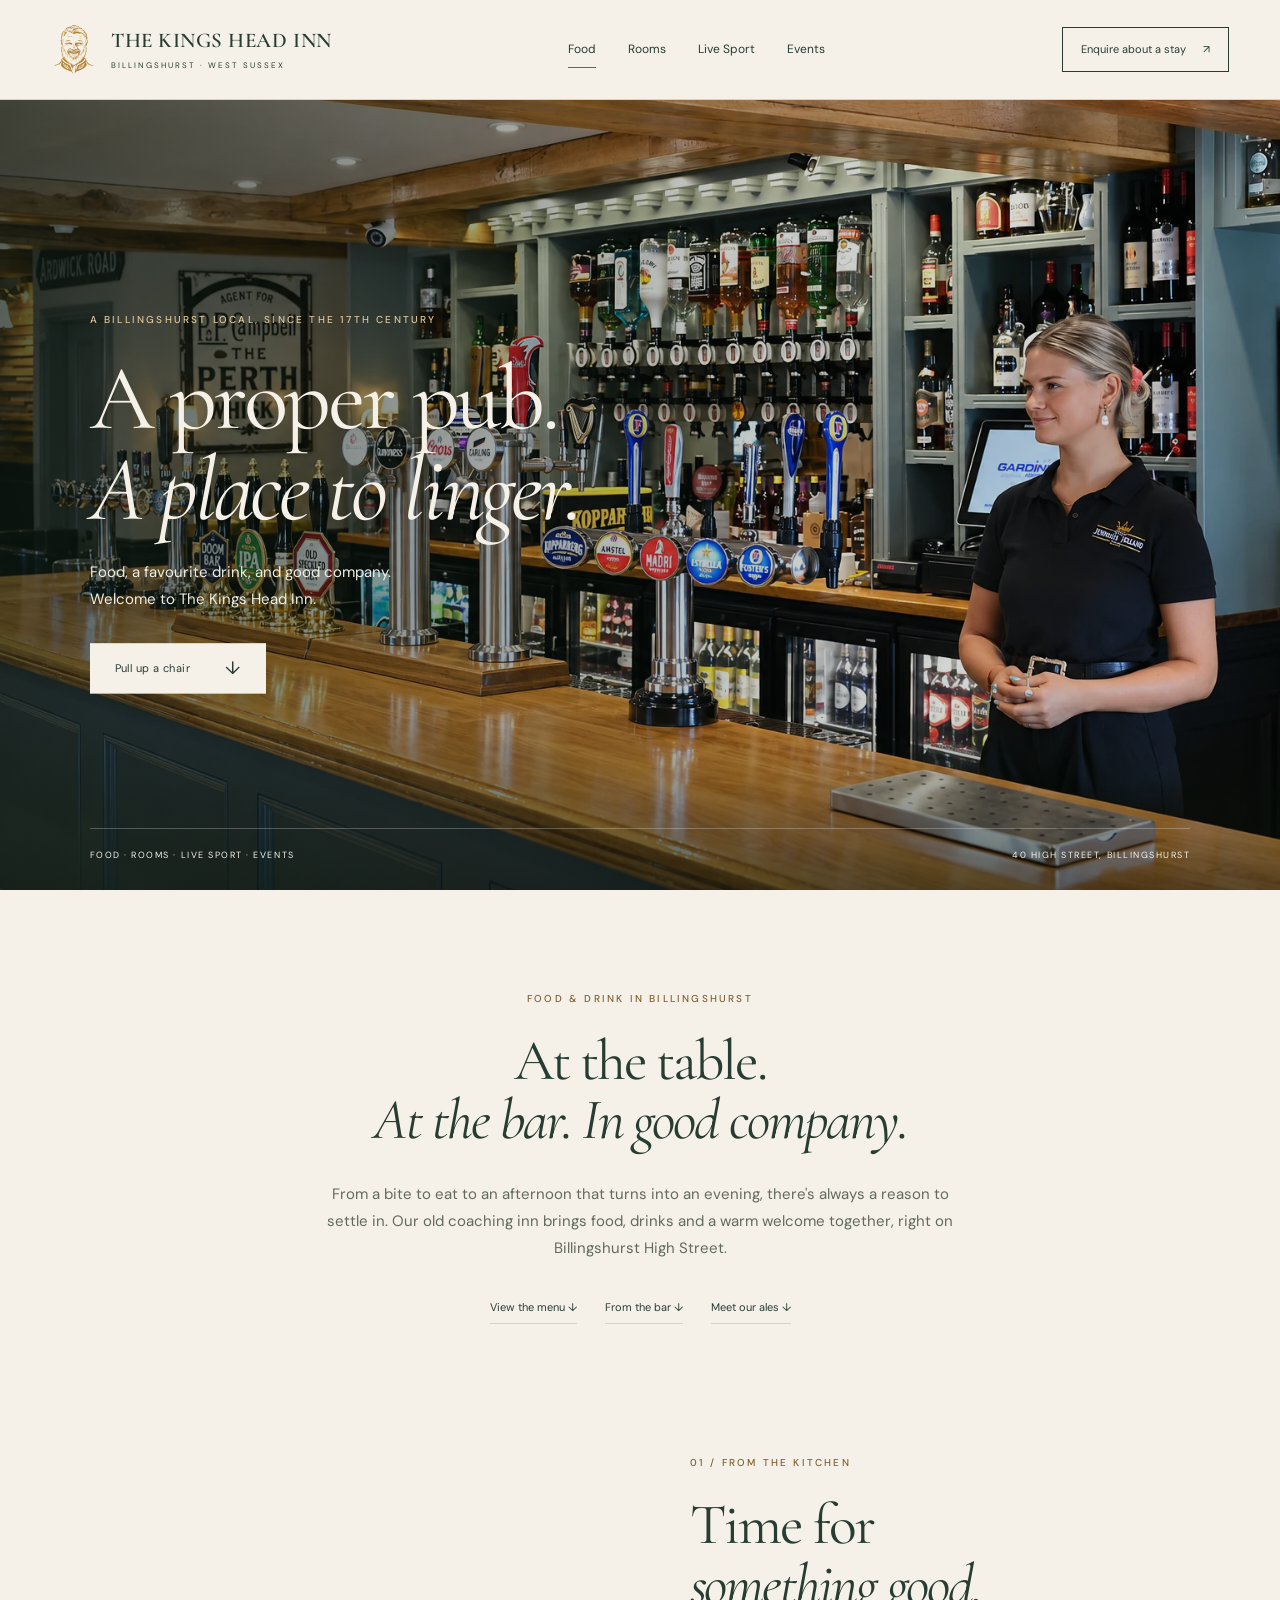
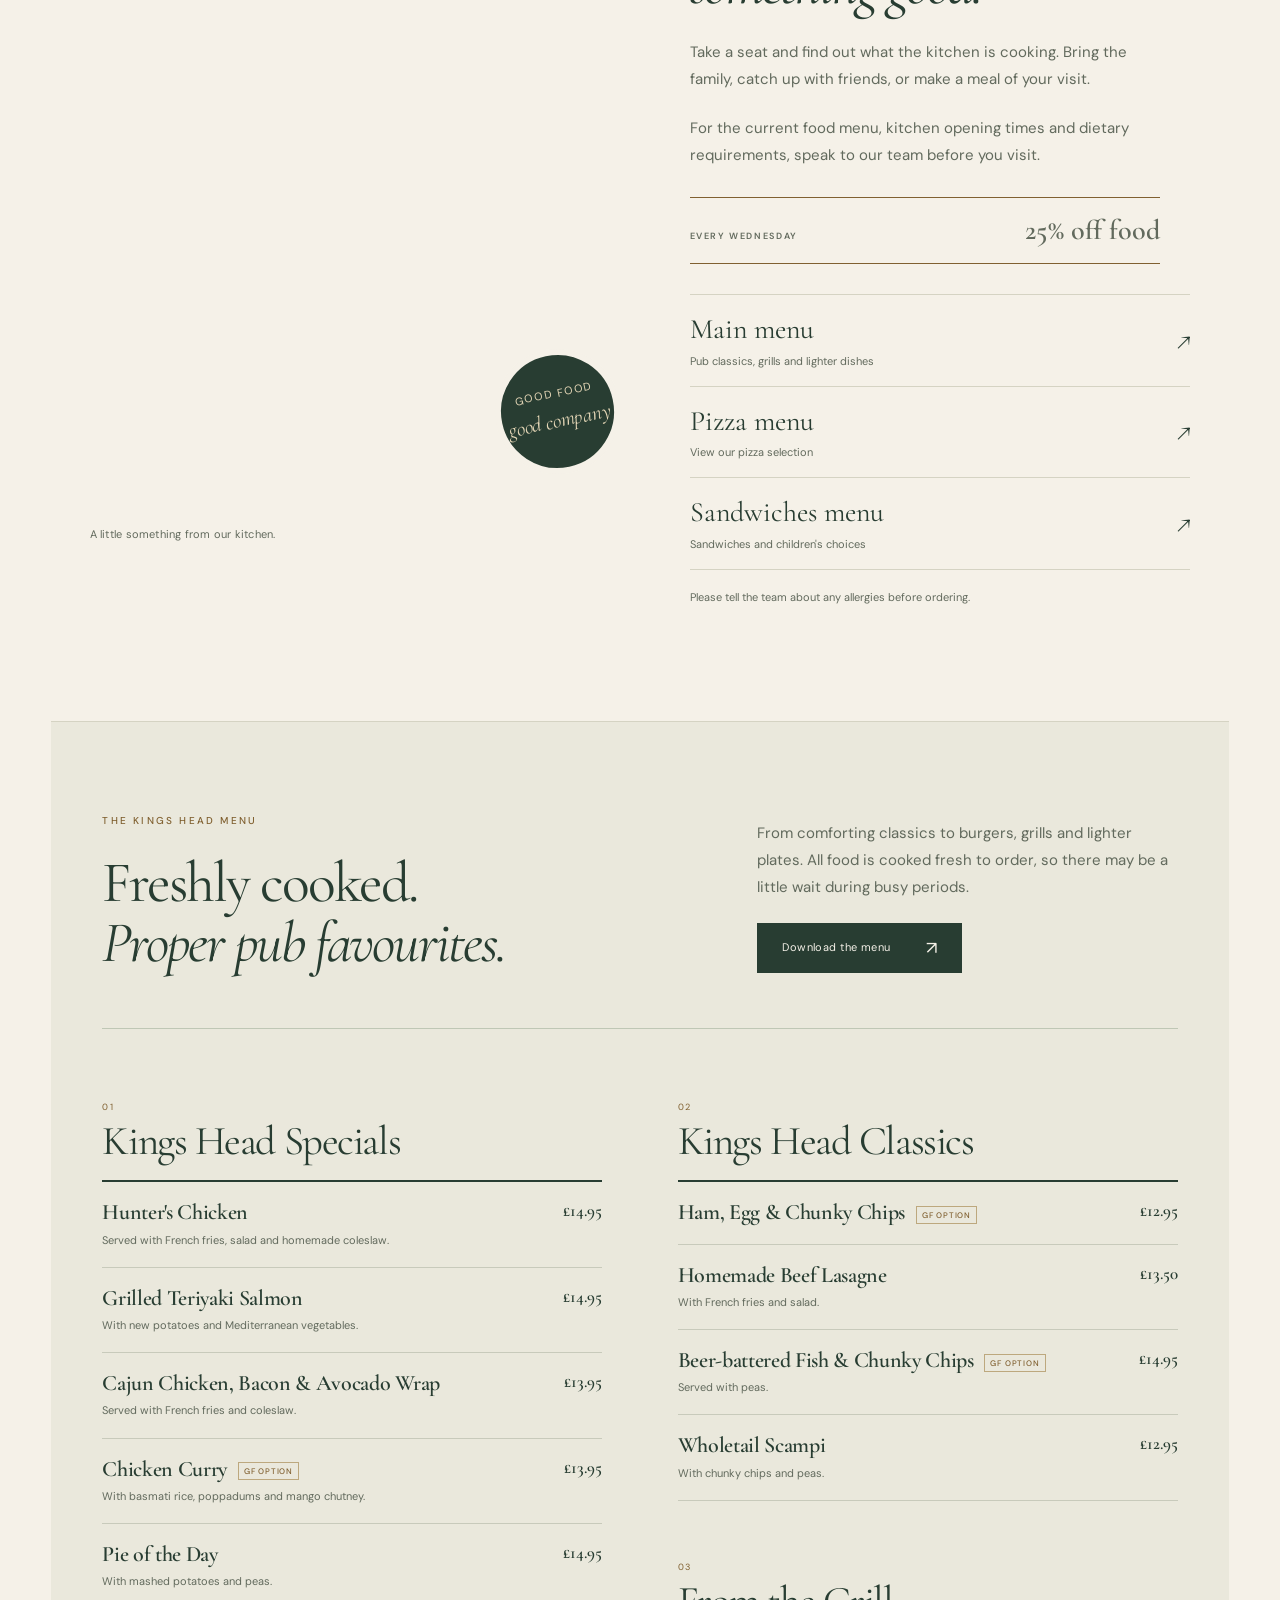
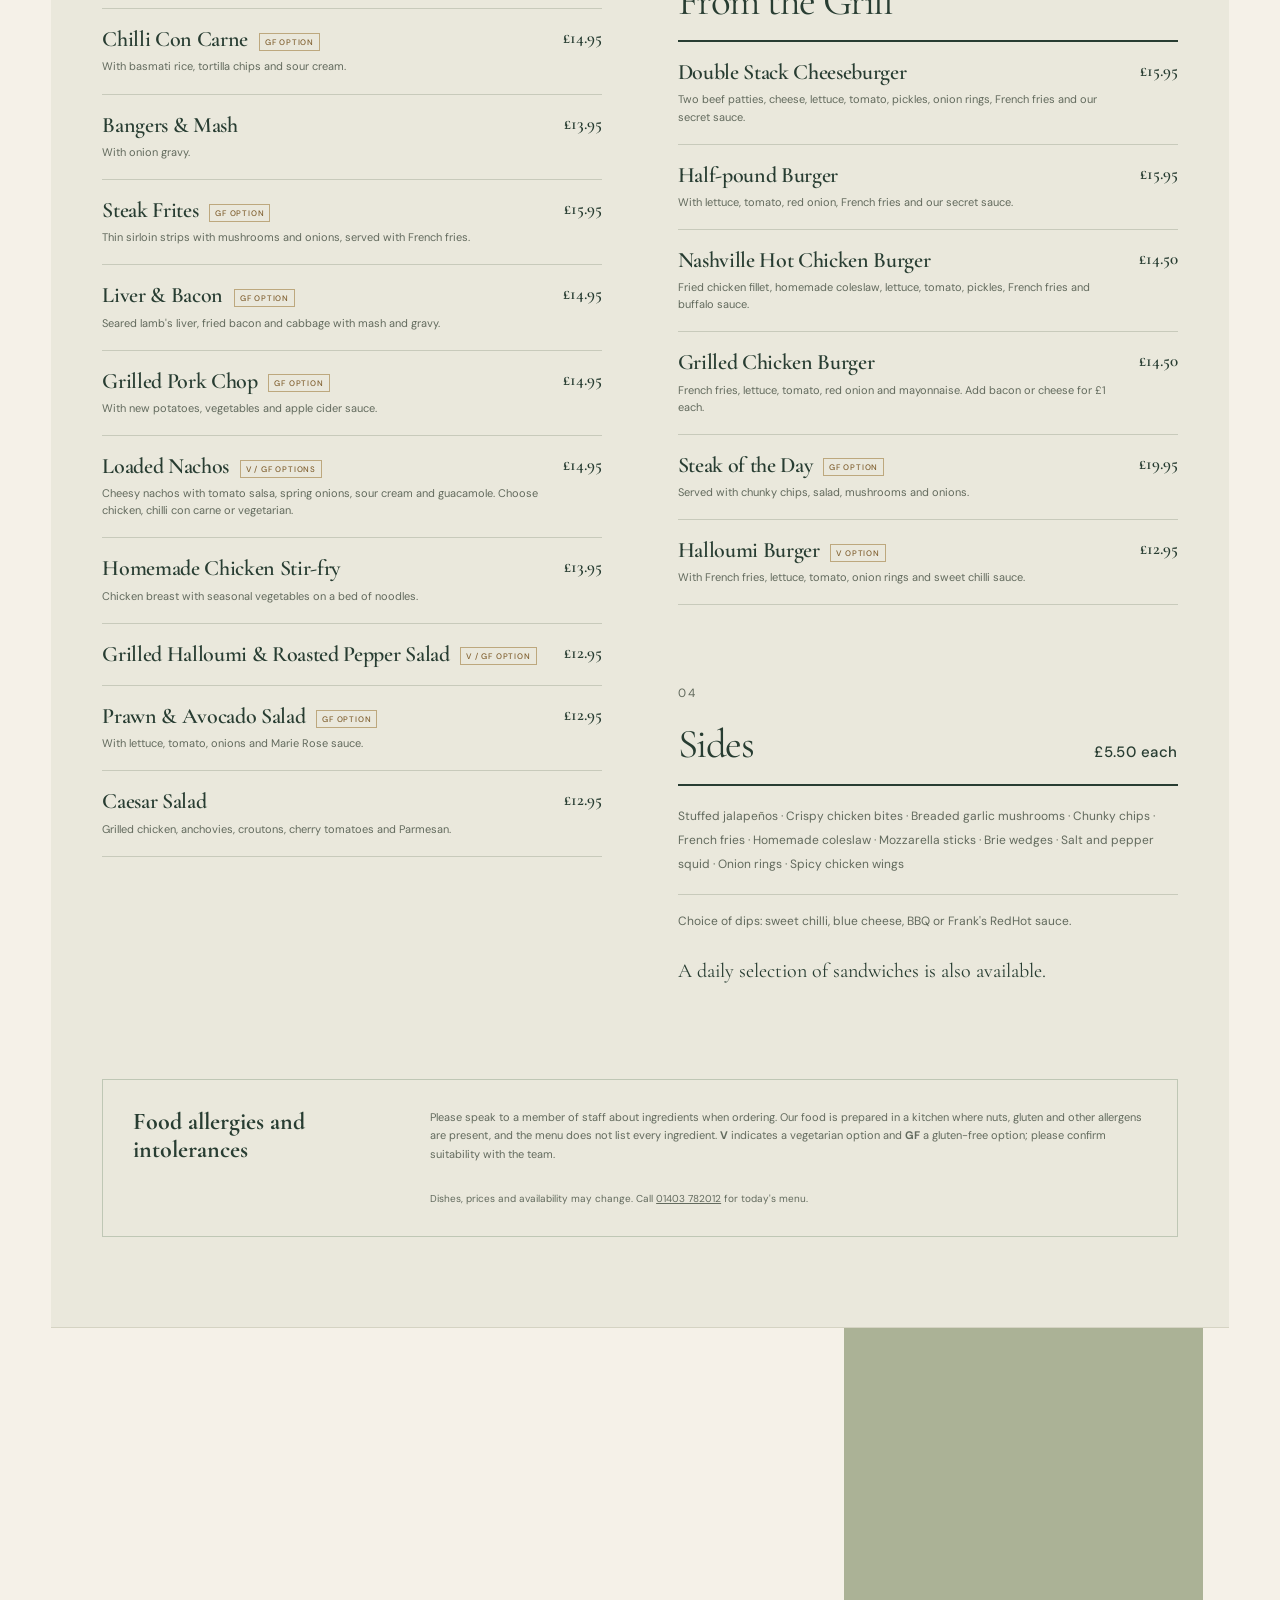
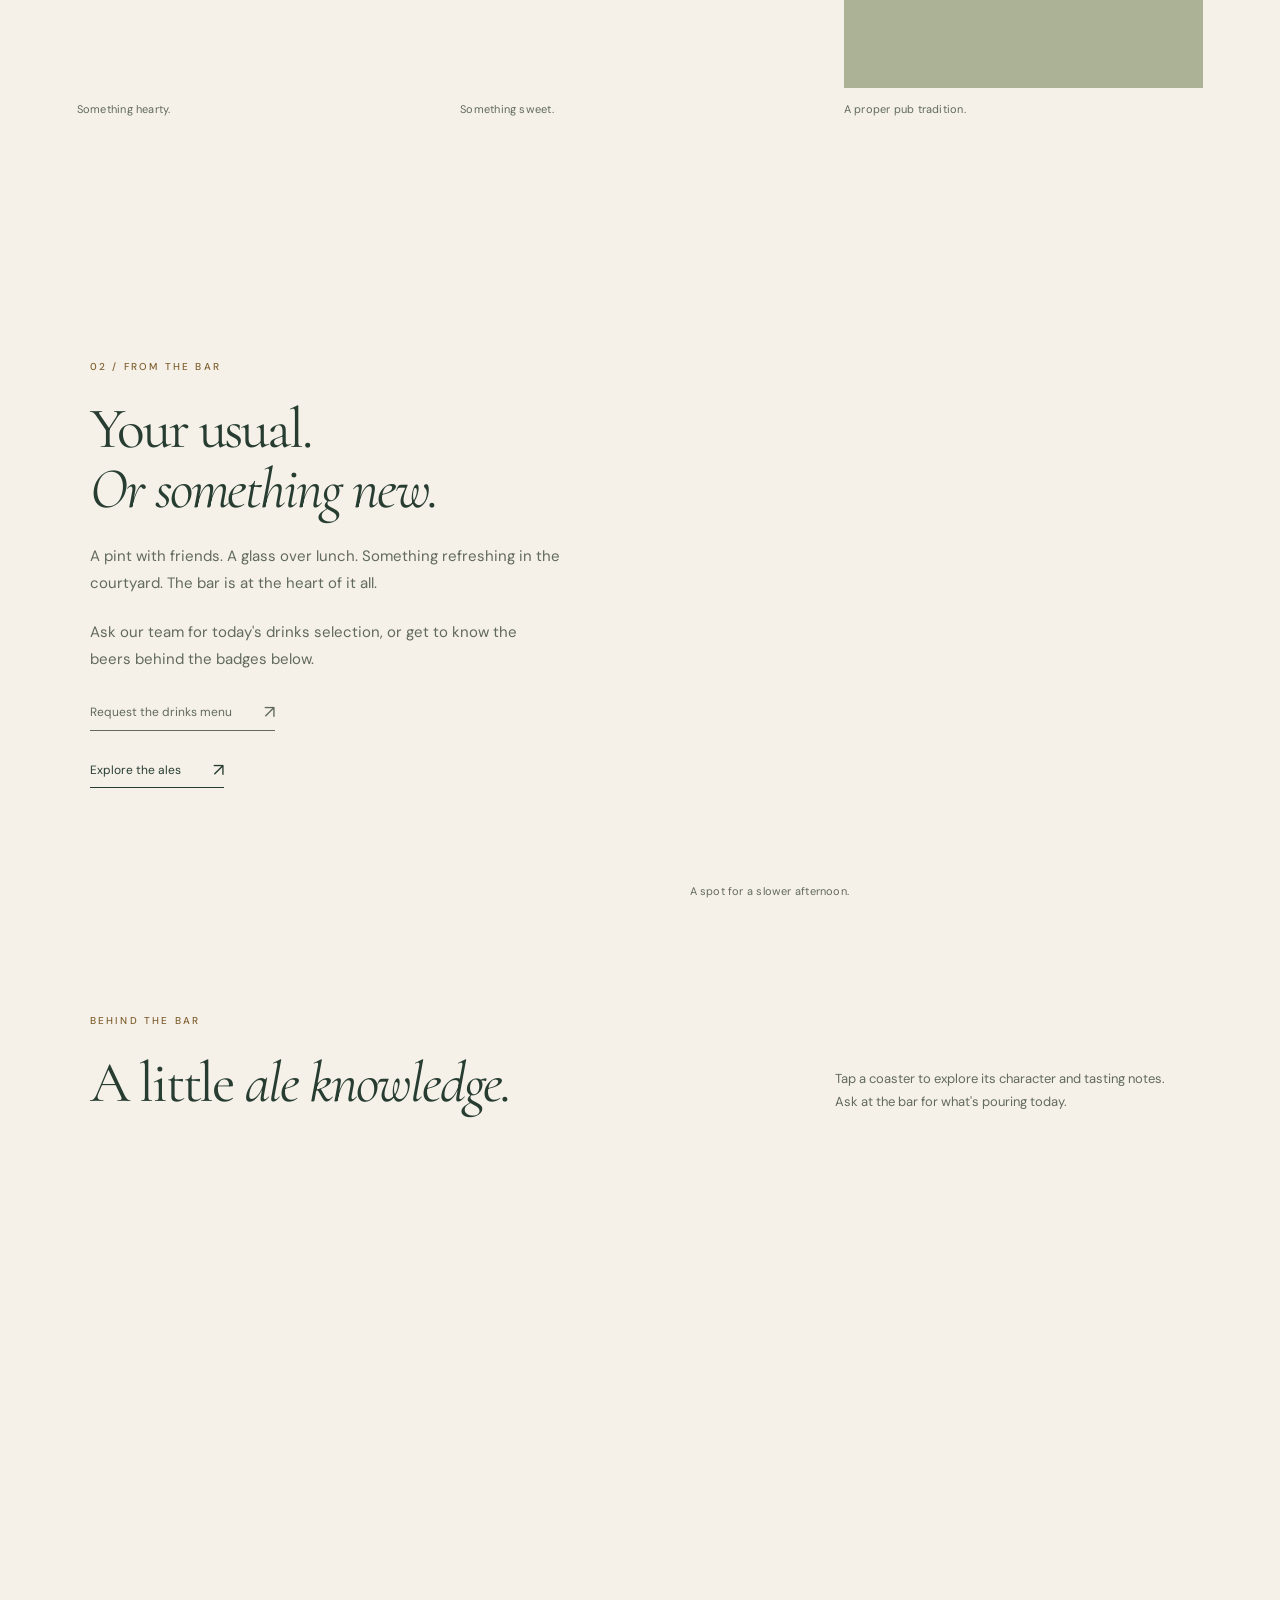
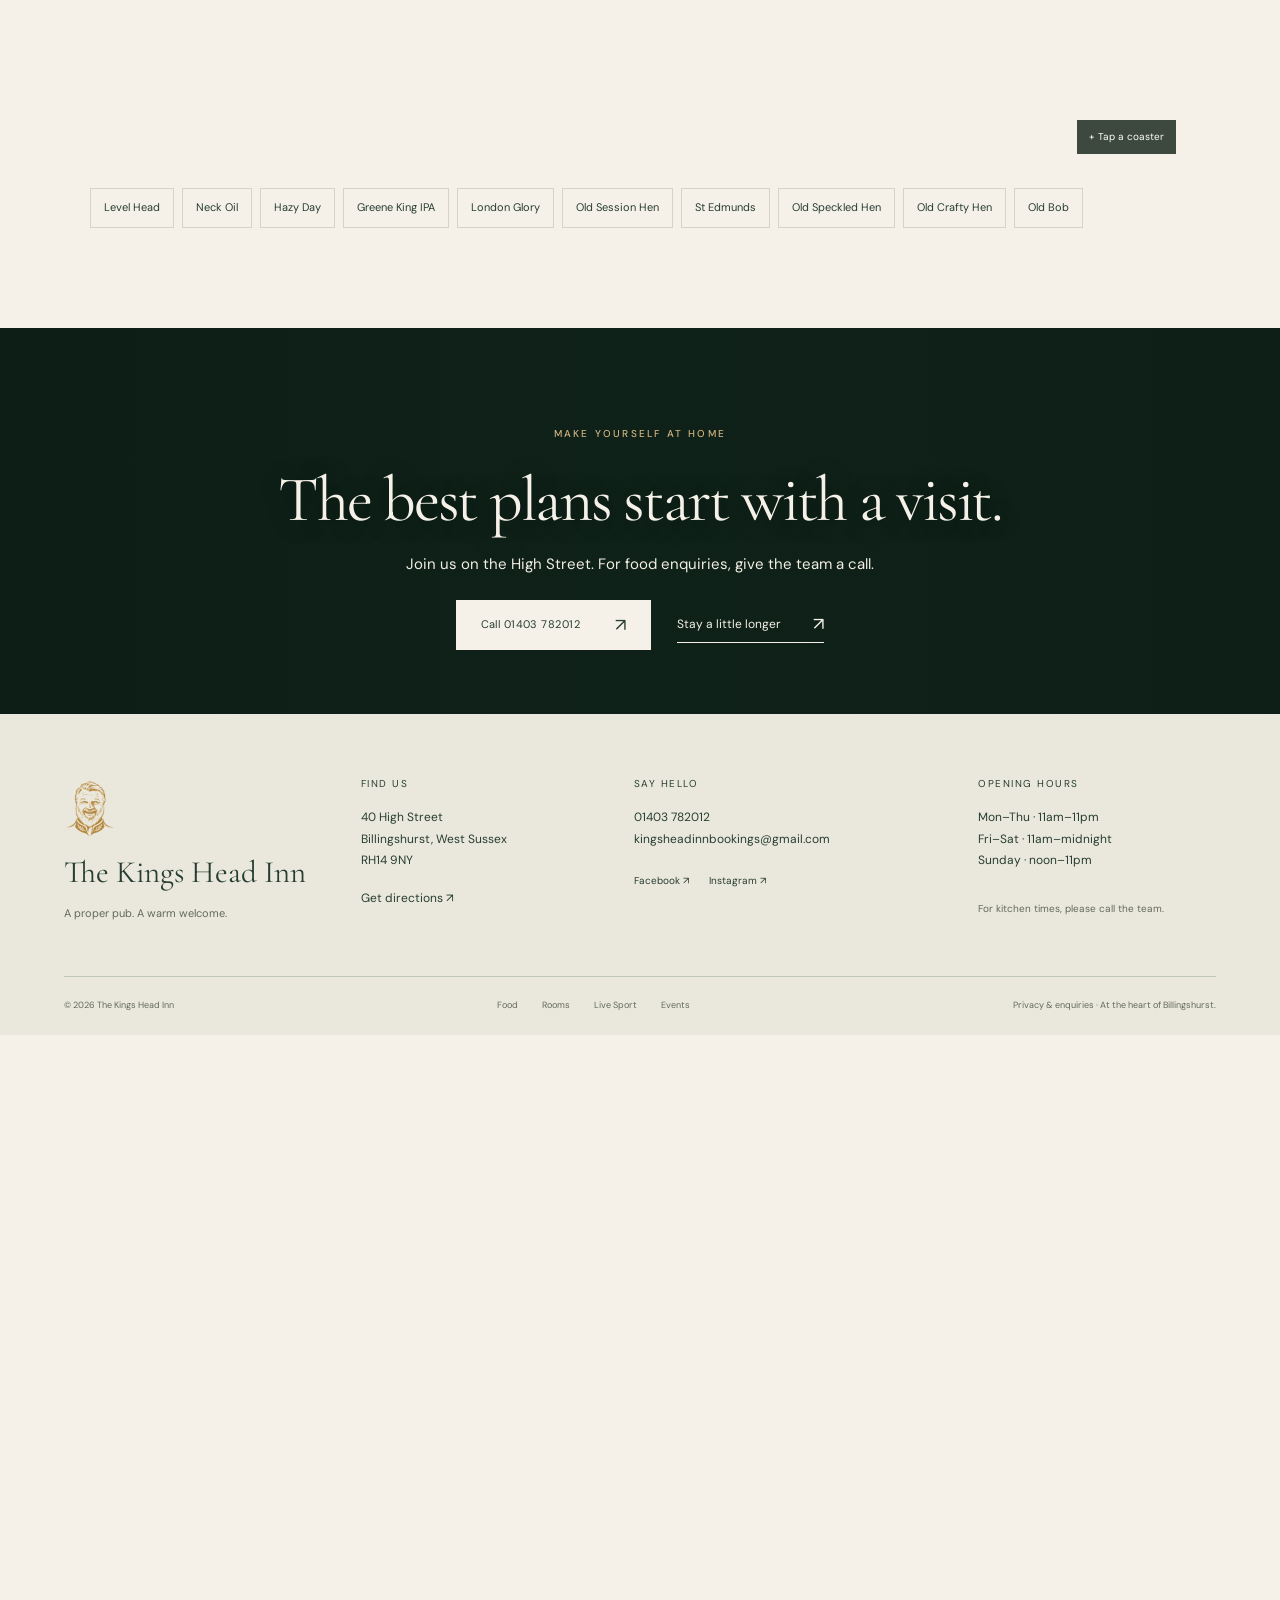
<file: index.html>
<!doctype html><html lang="en-GB"><head><meta charset="utf-8"><meta name="viewport" content="width=device-width, initial-scale=1"><meta http-equiv="refresh" content="0;url=food.html"><link rel="canonical" href="https://thekingsheadinn.pub/food.html"><link rel="icon" type="image/png" sizes="64x64" href="images/favicon.png?v=2"><title>The Kings Head Inn</title></head><body><p>Continue to <a href="food.html">The Kings Head Inn</a>.</p></body></html>
</file>
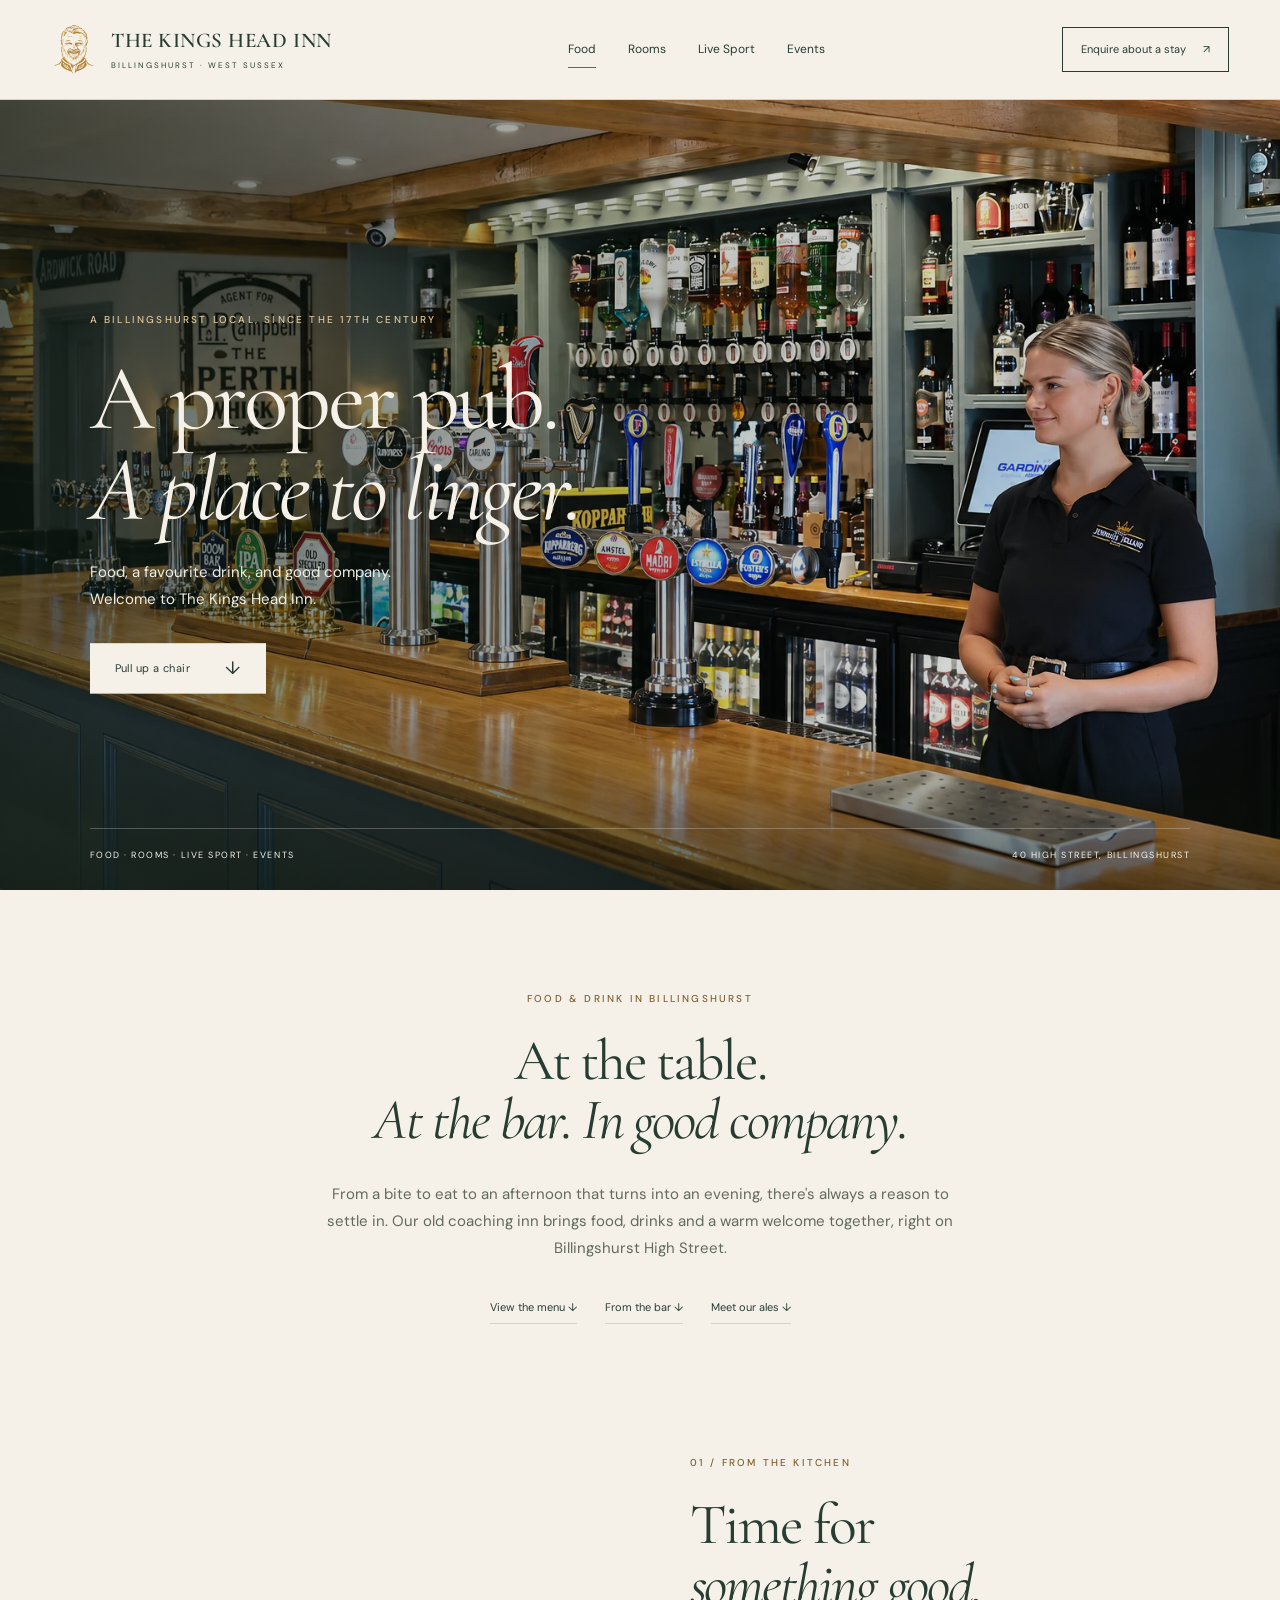
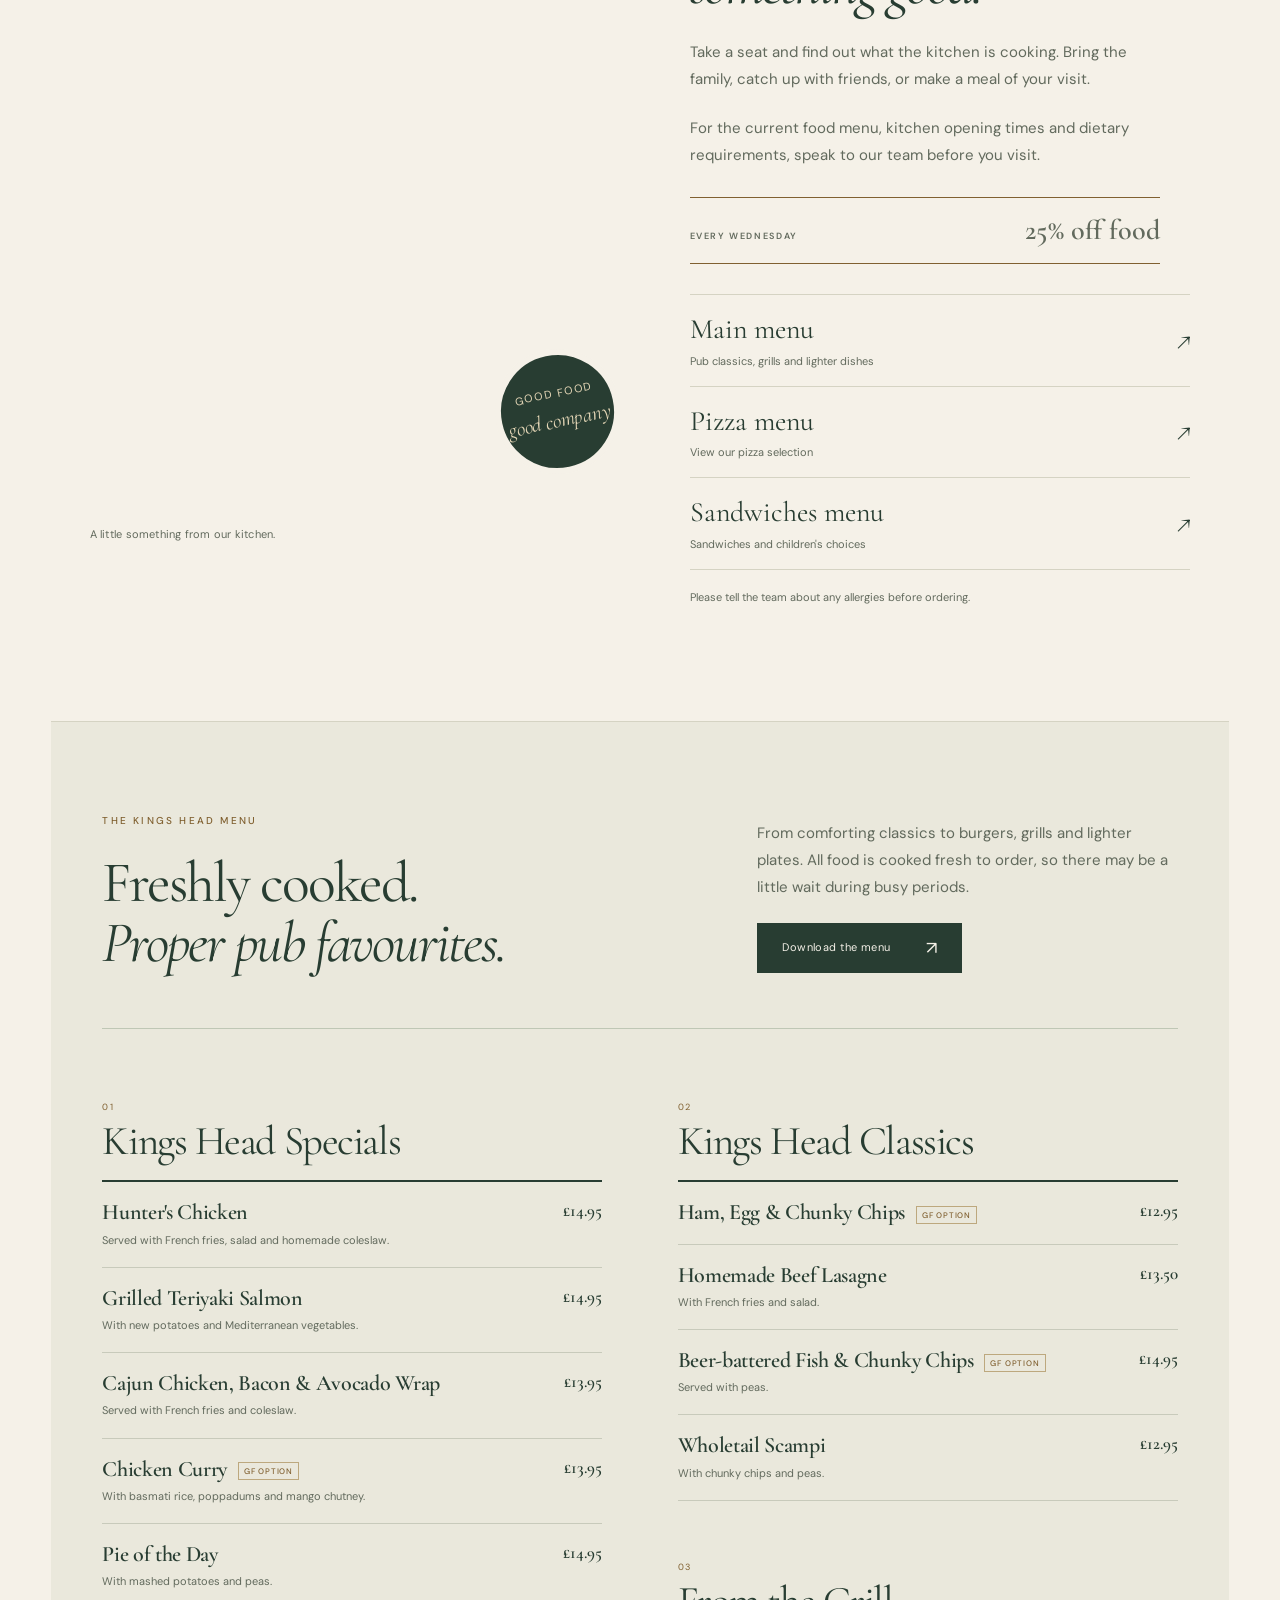
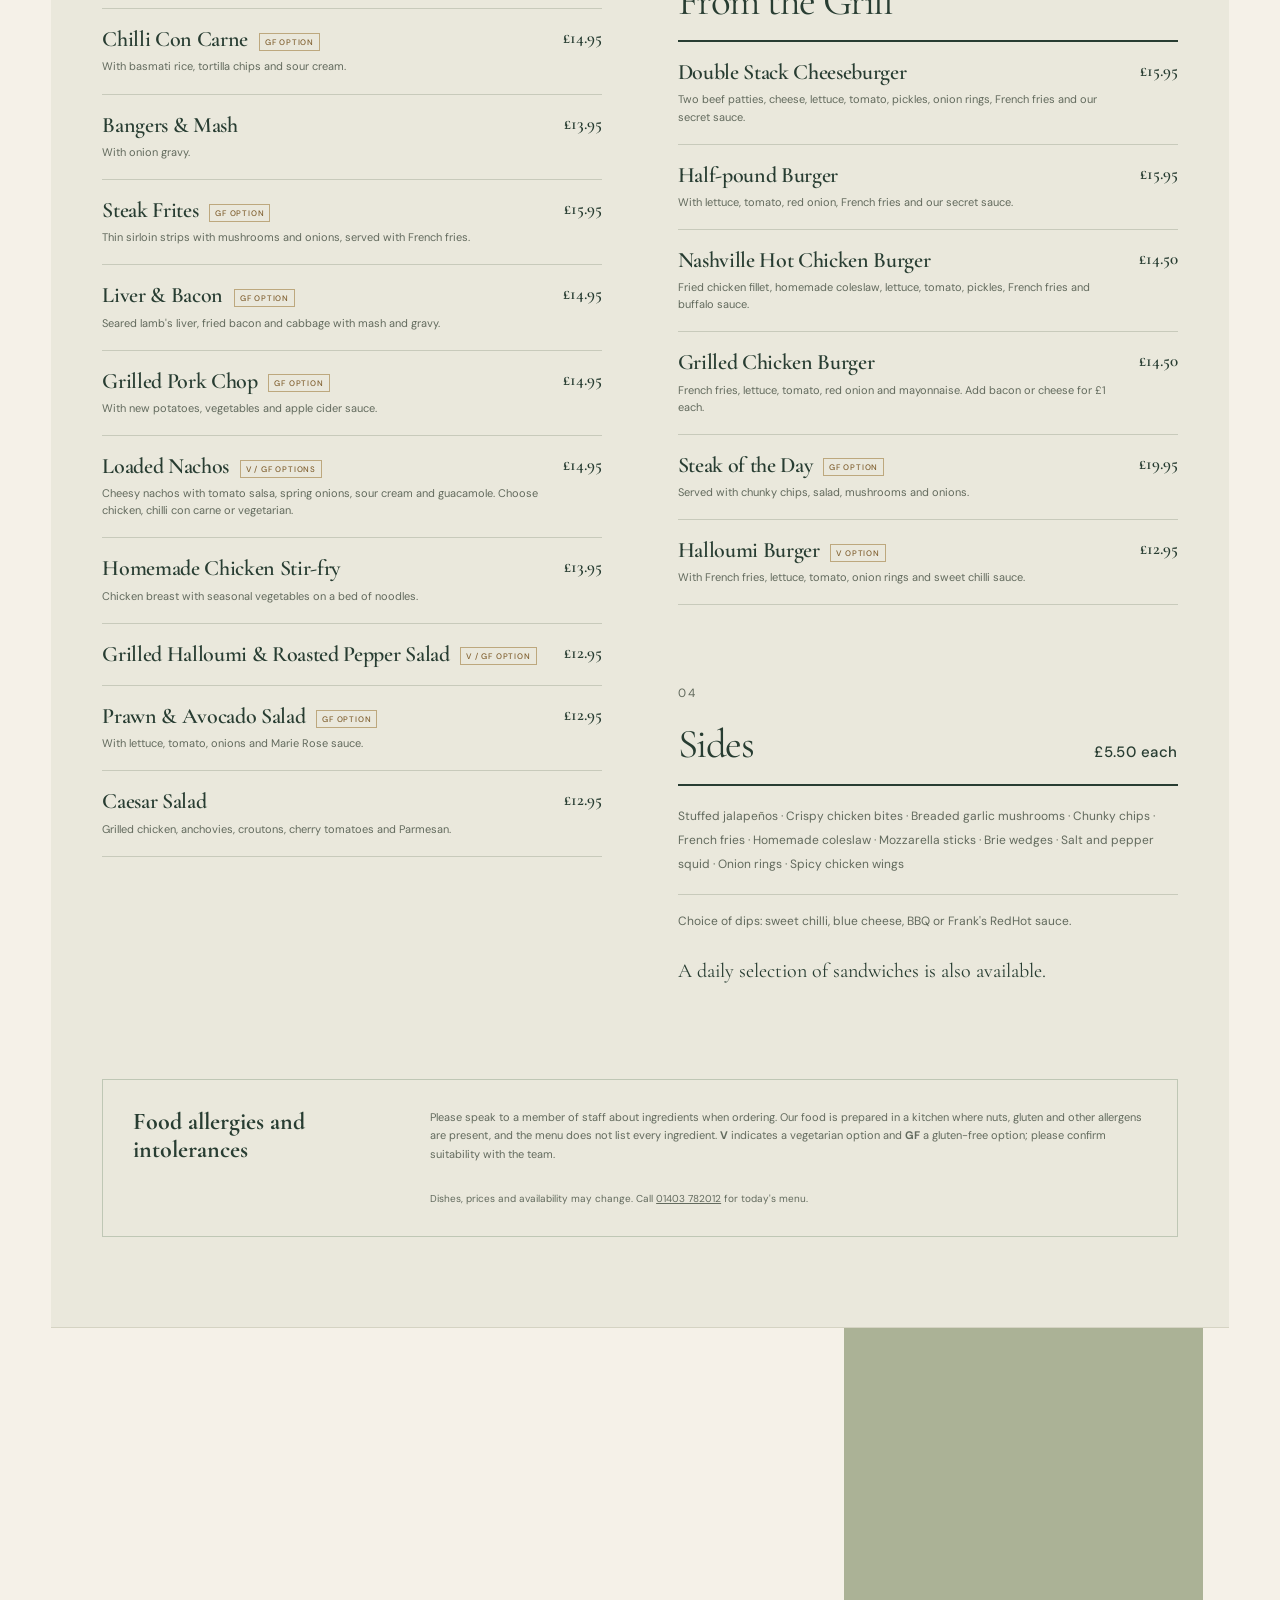
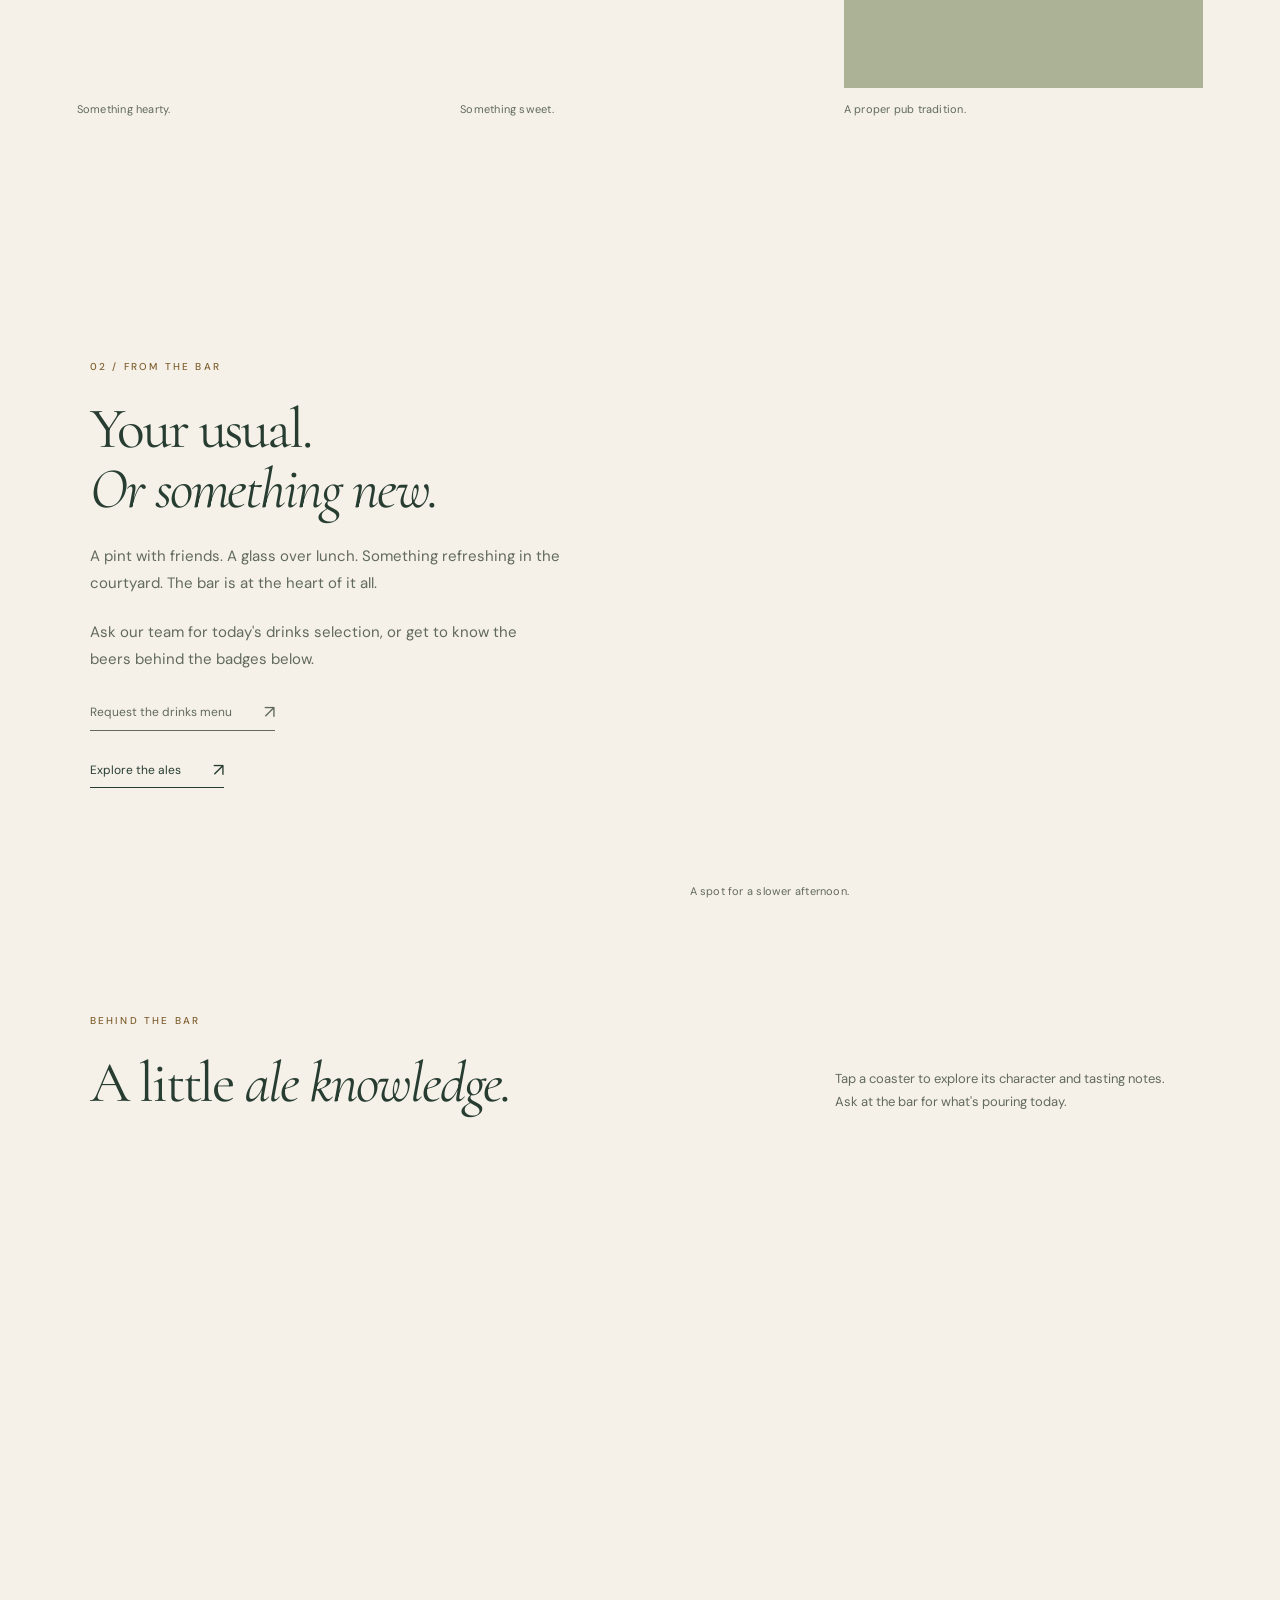
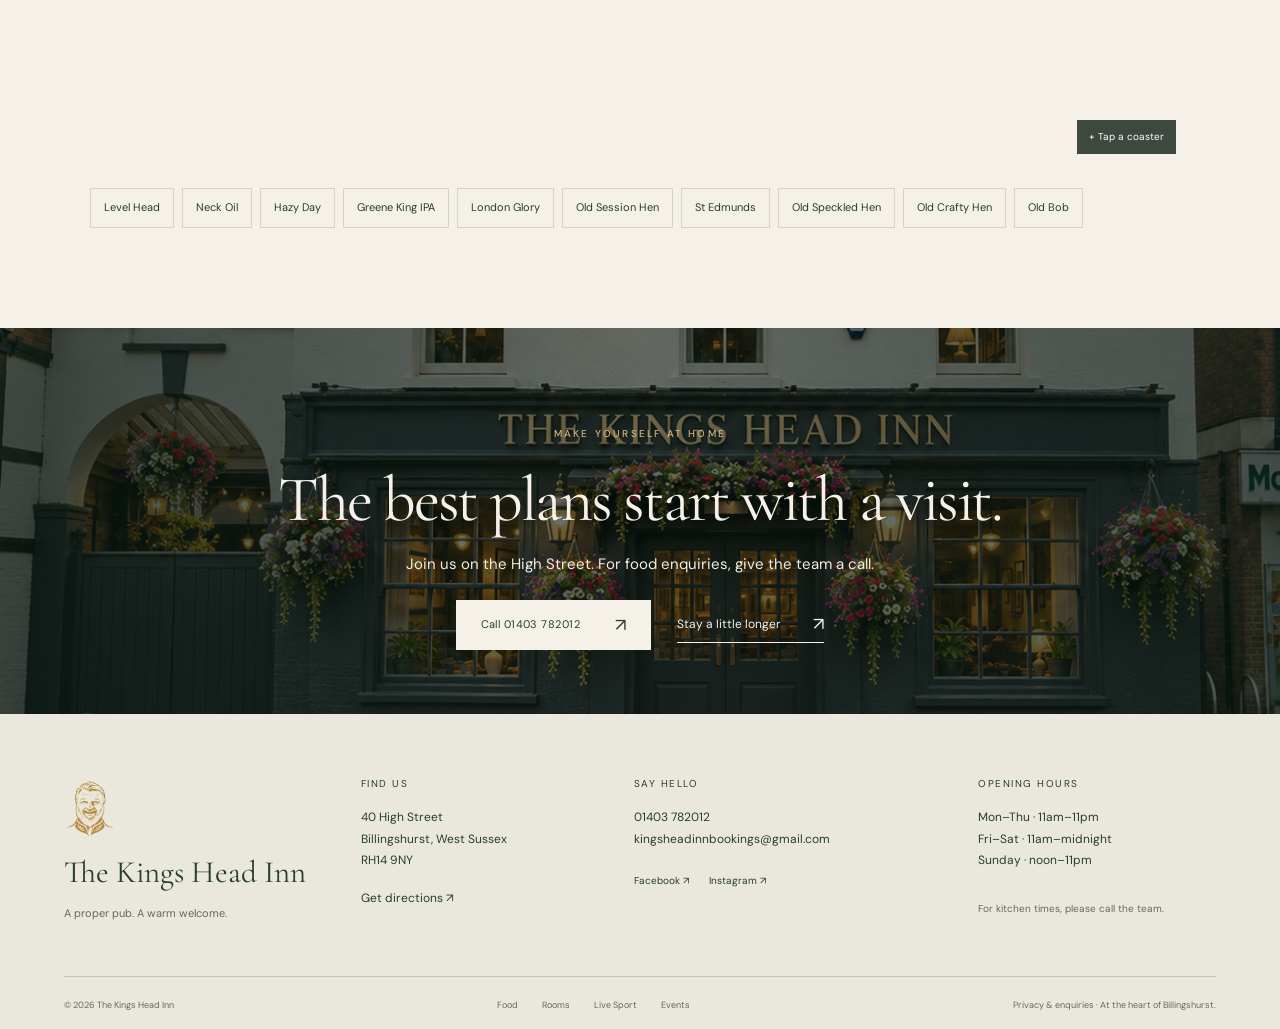
<file: ales.html>
<!doctype html><html lang="en-GB"><head><meta charset="utf-8"><meta name="viewport" content="width=device-width, initial-scale=1"><meta http-equiv="refresh" content="0;url=food.html#ales"><link rel="canonical" href="https://thekingsheadinn.pub/food.html"><link rel="icon" type="image/png" sizes="64x64" href="images/favicon.png?v=2"><title>The Kings Head Inn</title></head><body><p>Continue to <a href="food.html#ales">The Kings Head Inn</a>.</p></body></html>
</file>
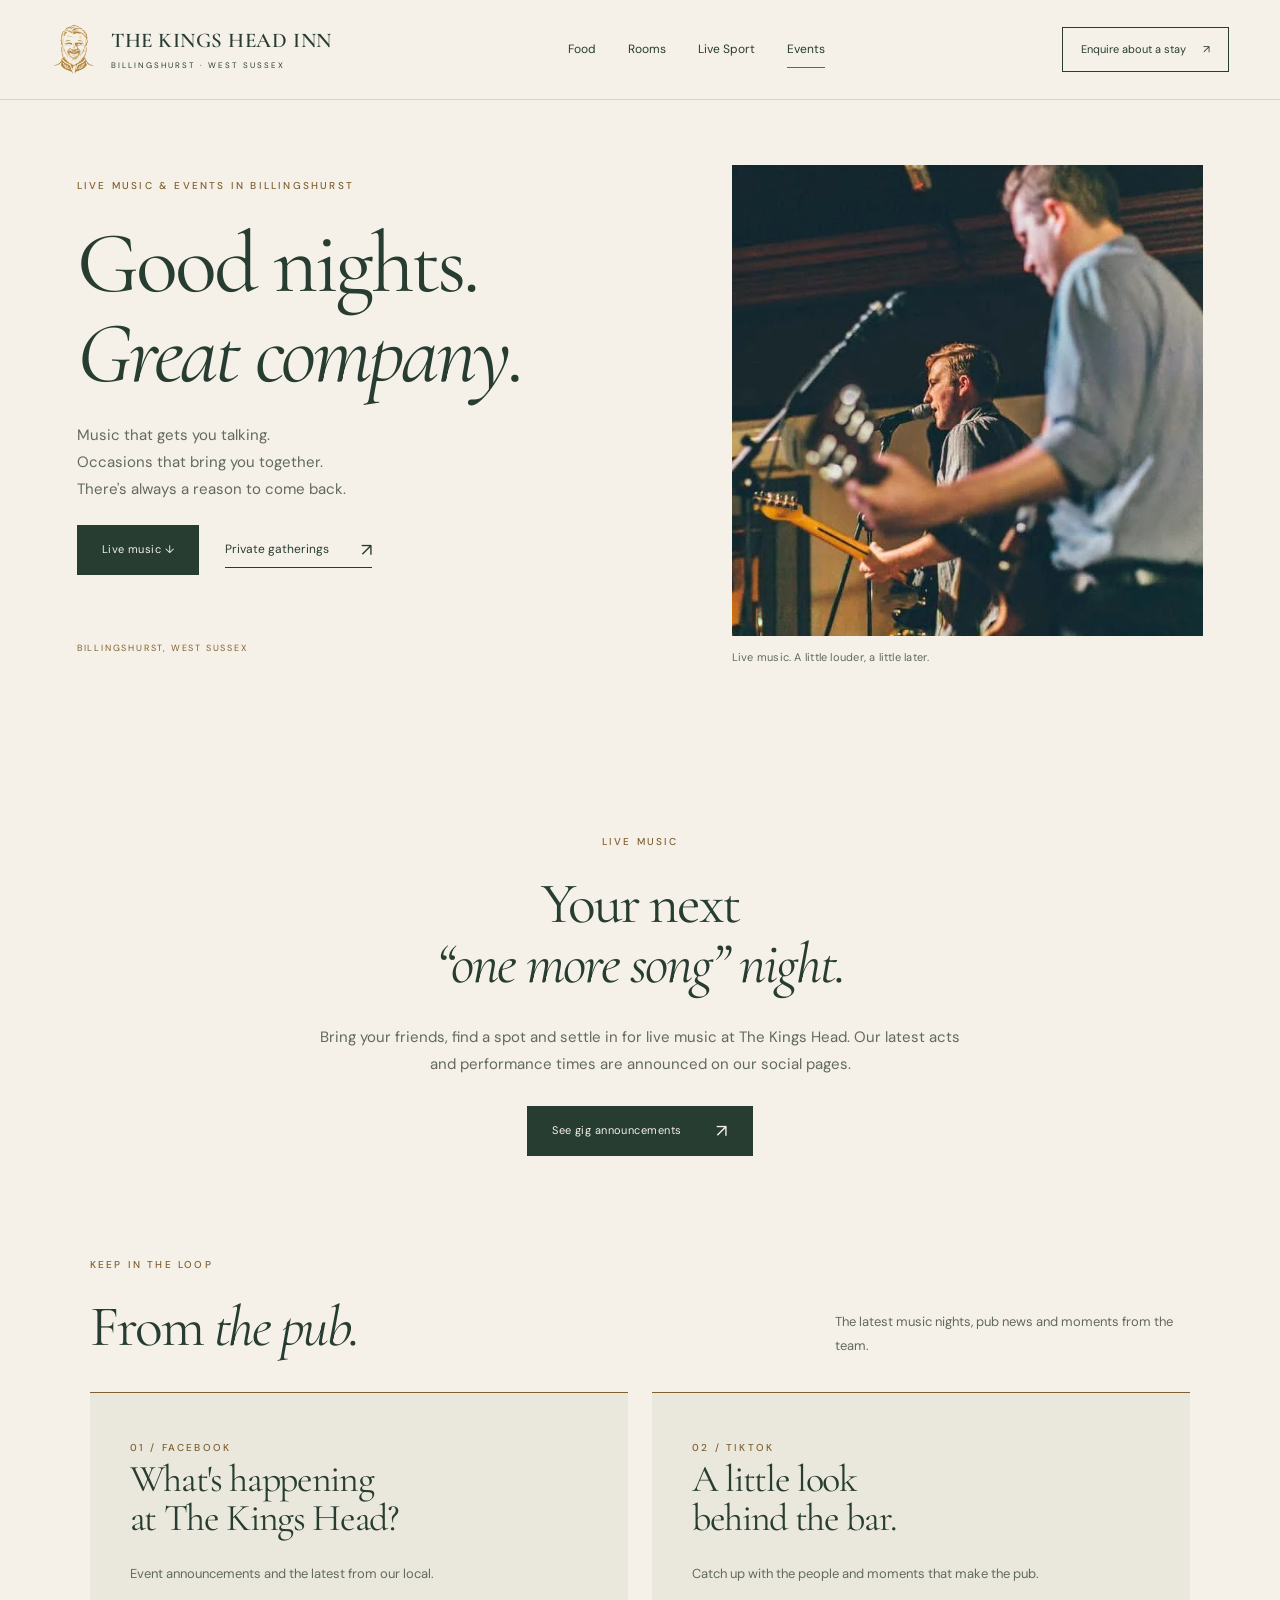
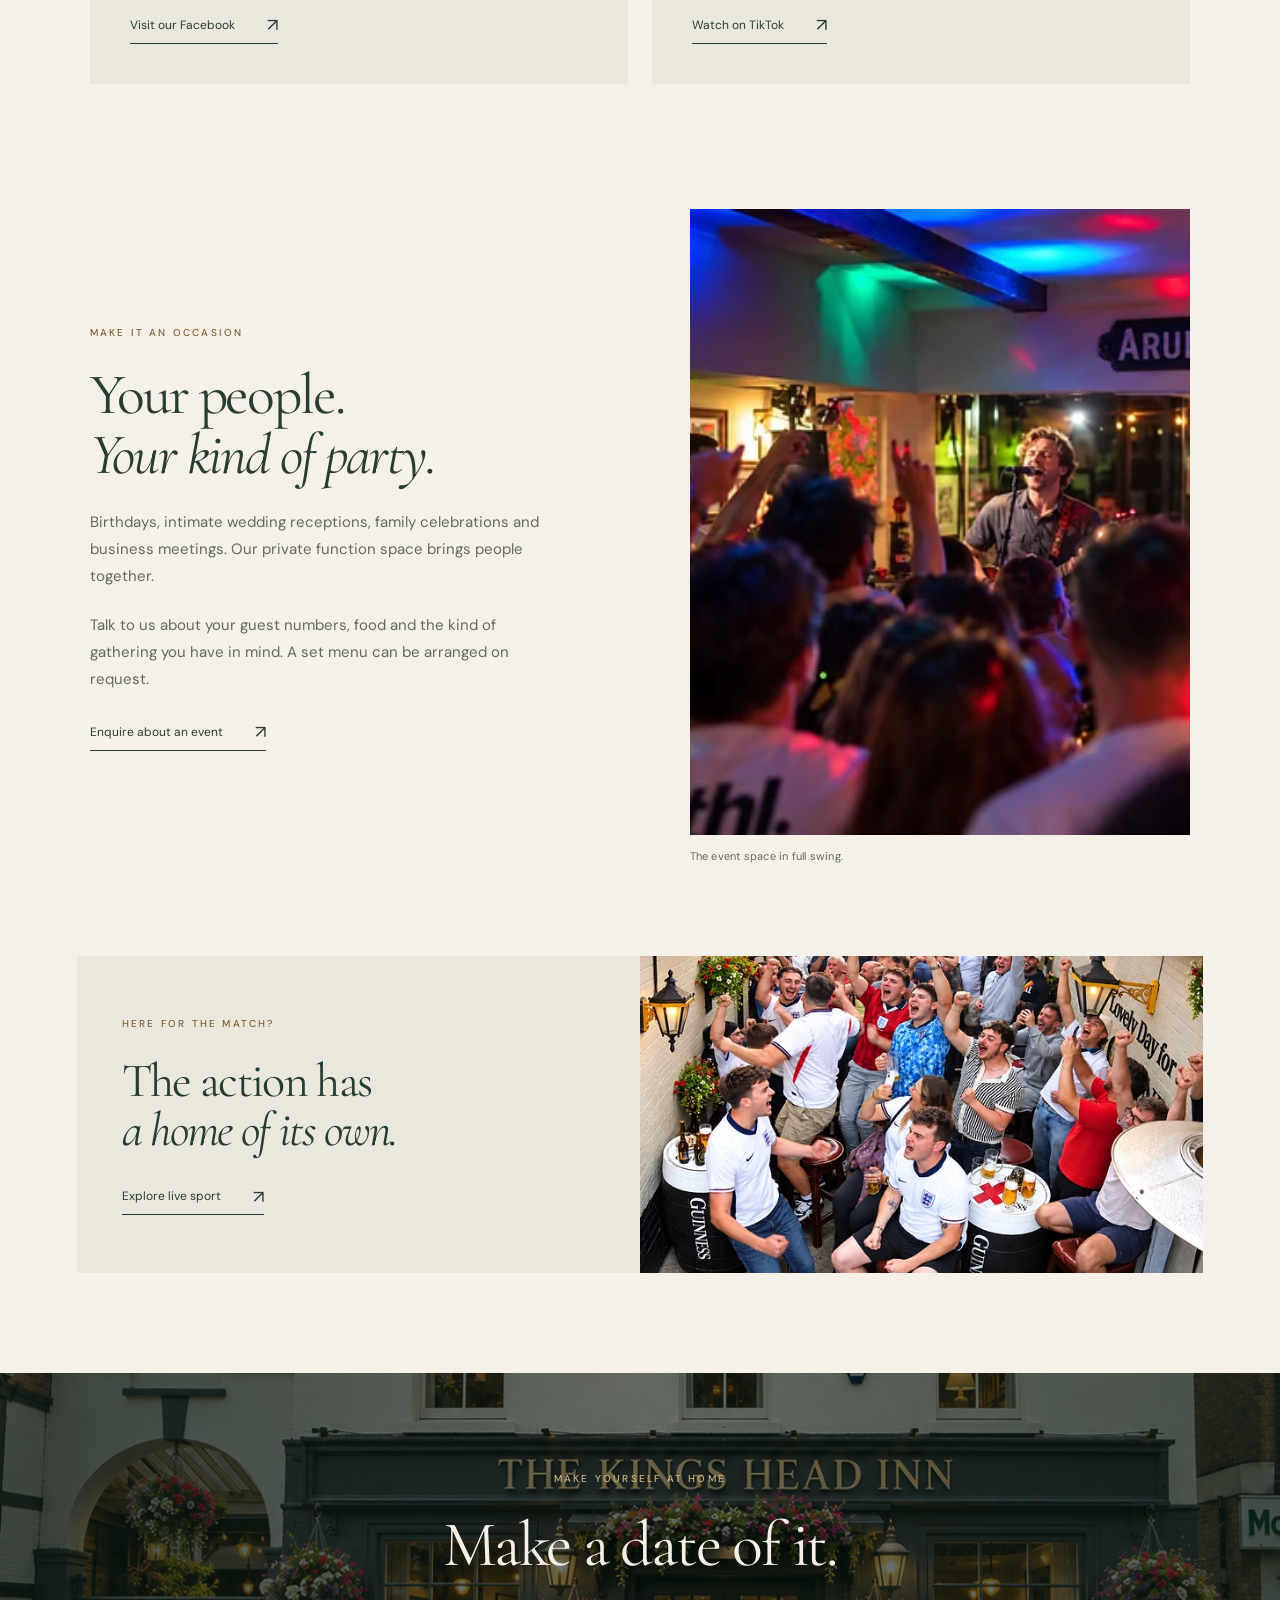
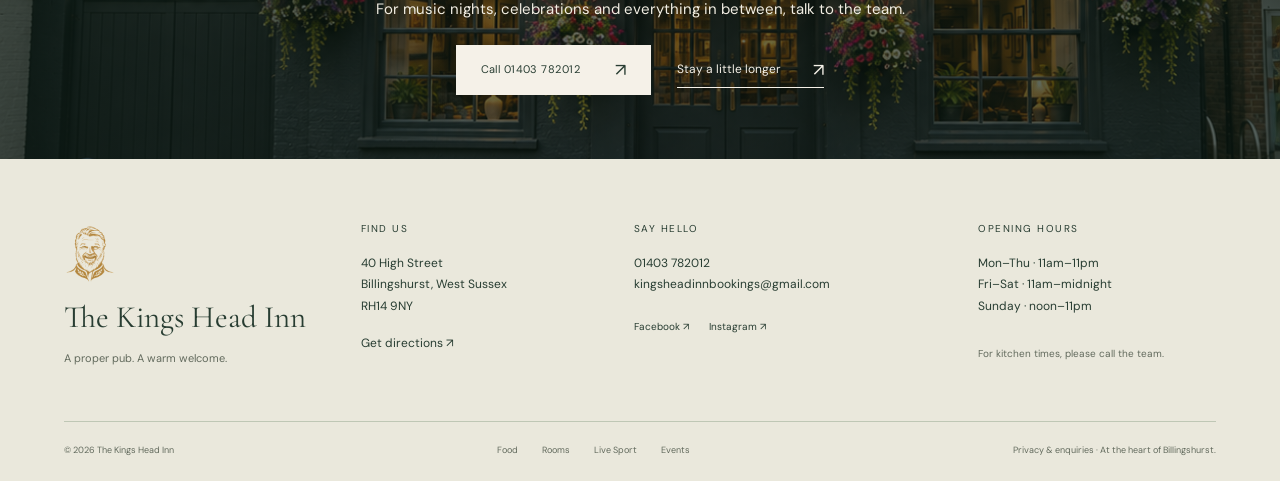
<file: events.html>
<!doctype html>
<html lang="en-GB">
<head><meta charset="utf-8"><meta name="viewport" content="width=device-width, initial-scale=1"><title>Live Music &amp; Events in Billingshurst | The Kings Head Inn</title><meta name="description" content="Discover live music and private gatherings at The Kings Head Inn, Billingshurst. Find gig announcements and enquire about birthdays, weddings and meetings."><meta name="theme-color" content="#283d32"><link rel="icon" type="image/png" sizes="64x64" href="images/favicon.png?v=2"><link rel="preconnect" href="https://fonts.googleapis.com"><link rel="preconnect" href="https://fonts.gstatic.com" crossorigin><link href="https://fonts.googleapis.com/css2?family=Cormorant+Garamond:ital,wght@0,400;0,500;0,600;1,400;1,500&amp;family=DM+Sans:wght@400;500;600&amp;display=swap" rel="stylesheet"><link rel="stylesheet" href="css/site.css?v=20260913"><script defer src="js/site.js?v=20260913"></script>
<link rel="canonical" href="https://thekingsheadinn.pub/events.html">
<meta property="og:type" content="website">
<meta property="og:locale" content="en_GB">
<meta property="og:site_name" content="The Kings Head Inn">
<meta property="og:title" content="Live Music &amp; Events in Billingshurst | The Kings Head Inn">
<meta property="og:description" content="Discover live music and private gatherings at The Kings Head Inn, Billingshurst. Find gig announcements and enquire about birthdays, weddings and meetings.">
<meta property="og:url" content="https://thekingsheadinn.pub/events.html">
<meta property="og:image" content="https://thekingsheadinn.pub/images/web/event-room-1672.webp">
<meta property="og:image:alt" content="A live music night at The Kings Head Inn">
<meta name="twitter:card" content="summary_large_image">
<meta name="twitter:title" content="Live Music &amp; Events in Billingshurst | The Kings Head Inn">
<meta name="twitter:description" content="Discover live music and private gatherings at The Kings Head Inn, Billingshurst. Find gig announcements and enquire about birthdays, weddings and meetings.">
<meta name="twitter:image" content="https://thekingsheadinn.pub/images/web/event-room-1672.webp">
<meta name="twitter:image:alt" content="A live music night at The Kings Head Inn">
<meta name="referrer" content="strict-origin-when-cross-origin">
<script type="application/ld+json">
{
  "@context": "https://schema.org",
  "@graph": [
    {
      "@type": "BarOrPub",
      "@id": "https://thekingsheadinn.pub/#inn",
      "name": "The Kings Head Inn",
      "url": "https://thekingsheadinn.pub/food.html",
      "telephone": "+441403782012",
      "email": "kingsheadinnbookings@gmail.com",
      "image": "https://thekingsheadinn.pub/images/KingsHeadOutsideSquare.png",
      "logo": "https://thekingsheadinn.pub/images/kings-head-mark.png",
      "address": {
        "@type": "PostalAddress",
        "streetAddress": "40 High Street",
        "addressLocality": "Billingshurst",
        "addressRegion": "West Sussex",
        "postalCode": "RH14 9NY",
        "addressCountry": "GB"
      },
      "openingHoursSpecification": [
        {
          "@type": "OpeningHoursSpecification",
          "dayOfWeek": [
            "Monday",
            "Tuesday",
            "Wednesday",
            "Thursday"
          ],
          "opens": "11:00",
          "closes": "23:00"
        },
        {
          "@type": "OpeningHoursSpecification",
          "dayOfWeek": [
            "Friday",
            "Saturday"
          ],
          "opens": "11:00",
          "closes": "00:00"
        },
        {
          "@type": "OpeningHoursSpecification",
          "dayOfWeek": "Sunday",
          "opens": "12:00",
          "closes": "23:00"
        }
      ]
    },
    {
      "@type": "WebSite",
      "@id": "https://thekingsheadinn.pub/#website",
      "url": "https://thekingsheadinn.pub/",
      "name": "The Kings Head Inn",
      "inLanguage": "en-GB",
      "publisher": {
        "@id": "https://thekingsheadinn.pub/#inn"
      }
    },
    {
      "@type": "WebPage",
      "@id": "https://thekingsheadinn.pub/events.html#webpage",
      "url": "https://thekingsheadinn.pub/events.html",
      "name": "Live Music & Events in Billingshurst | The Kings Head Inn",
      "description": "Discover live music and private gatherings at The Kings Head Inn, Billingshurst. Find gig announcements and enquire about birthdays, weddings and meetings.",
      "inLanguage": "en-GB",
      "isPartOf": {
        "@id": "https://thekingsheadinn.pub/#website"
      },
      "about": {
        "@id": "https://thekingsheadinn.pub/#inn"
      }
    }
  ]
}
</script>
</head>
<body><a class="skip-link" href="#main">Skip to content</a><header class="site-header"><a class="brand" href="food.html" aria-label="The Kings Head Inn — Food"><img class="brand-icon" src="images/kings-head-mark.png" width="320" height="368" alt="" aria-hidden="true"><span>THE KINGS HEAD INN<small>BILLINGSHURST · WEST SUSSEX</small></span></a><button class="menu-toggle" aria-expanded="false" aria-controls="site-nav">Menu <span aria-hidden="true">☰</span></button><nav id="site-nav" class="site-nav" aria-label="Main navigation"><a href="food.html">Food</a><a href="rooms.html">Rooms</a><a href="live-sport.html">Live Sport</a><a href="events.html" aria-current="page">Events</a></nav><a class="header-book" href="rooms.html#stay">Enquire about a stay <span aria-hidden="true">↗</span></a></header><main id="main">
<section class="events-opening wrap"><div><p class="eyebrow">Live music &amp; events in Billingshurst</p><h1>Good nights.<br><em>Great company.</em></h1><p>Music that gets you talking.<br>Occasions that bring you together.<br>There's always a reason to come back.</p><div class="actions"><a class="button" href="#music">Live music ↓</a><a class="text-link" href="#gatherings">Private gatherings <span aria-hidden="true">↗</span></a></div><span class="opening-caption">BILLINGSHURST, WEST SUSSEX</span></div><figure><img class="music-photo" src="images/web/music-640.webp" srcset="images/web/music-640.webp 640w" sizes="(max-width: 760px) 88vw, 42vw" width="640" height="640" alt="Musicians singing and playing guitar at a live performance" fetchpriority="high" decoding="async"><figcaption>Live music. A little louder, a little later.</figcaption></figure></section>
<section class="intro section" id="music"><p class="eyebrow">Live music</p><h2>Your next<br><em>“one more song” night.</em></h2><p>Bring your friends, find a spot and settle in for live music at The Kings Head. Our latest acts and performance times are announced on our social pages.</p><a class="button" href="https://www.facebook.com/thekingsheadbillingshurst/events">See gig announcements <span aria-hidden="true">↗</span></a></section>
<section class="news-section section"><div class="section-heading"><div><p class="eyebrow">Keep in the loop</p><h2>From <em>the pub.</em></h2></div><p>The latest music nights, pub news and moments from the team.</p></div><div class="news-grid"><a href="https://www.facebook.com/thekingsheadbillingshurst/"><span class="eyebrow">01 / Facebook</span><h3>What's happening<br>at The Kings Head?</h3><p>Event announcements and the latest from our local.</p><span class="text-link">Visit our Facebook <span aria-hidden="true">↗</span></span></a><a href="https://www.tiktok.com/@kingsheadbillingshurst"><span class="eyebrow">02 / TikTok</span><h3>A little look<br>behind the bar.</h3><p>Catch up with the people and moments that make the pub.</p><span class="text-link">Watch on TikTok <span aria-hidden="true">↗</span></span></a></div></section>
<section class="editorial reverse section" id="gatherings"><div class="editorial-copy"><p class="eyebrow">Make it an occasion</p><h2>Your people.<br><em>Your kind of party.</em></h2><p>Birthdays, intimate wedding receptions, family celebrations and business meetings. Our private function space brings people together.</p><p>Talk to us about your guest numbers, food and the kind of gathering you have in mind. A set menu can be arranged on request.</p><a class="text-link" href="mailto:kingsheadinnbookings@gmail.com?subject=Private%20event%20enquiry">Enquire about an event <span aria-hidden="true">↗</span></a></div><figure><img class="event-space-photo" src="images/web/event-room-1672.webp" srcset="images/web/event-room-640.webp 640w, images/web/event-room-1200.webp 1200w, images/web/event-room-1672.webp 1672w" sizes="(max-width: 760px) 88vw, 43vw" width="1672" height="941" alt="Guests watching a live band in the event space at The Kings Head Inn" loading="lazy" decoding="async"><figcaption>The event space in full swing.</figcaption></figure></section>
<section class="sport-promo wrap"><div><p class="eyebrow">Here for the match?</p><h2>The action has<br><em>a home of its own.</em></h2><a class="text-link" href="live-sport.html">Explore live sport <span aria-hidden="true">↗</span></a></div><img src="images/web/sport-1672.webp" srcset="images/web/sport-640.webp 640w, images/web/sport-1200.webp 1200w, images/web/sport-1672.webp 1672w" sizes="(max-width: 760px) 100vw, 50vw" width="1672" height="941" alt="Football fans celebrating together" loading="lazy" decoding="async"></section><section class="visit-band exterior-visit"><div class="exterior-visit-copy"><span class="eyebrow">Make yourself at home</span><h2>Make a date of it.</h2><p>For music nights, celebrations and everything in between, talk to the team.</p><div class="actions"><a class="button light" href="tel:01403782012">Call 01403 782012 <span aria-hidden="true">↗</span></a><a class="text-link" href="rooms.html#stay">Stay a little longer <span aria-hidden="true">↗</span></a></div></div></section></main><footer class="site-footer"><div class="footer-top"><div class="footer-brand"><img class="brand-icon" src="images/kings-head-mark.png" width="320" height="368" alt="" aria-hidden="true"><p>The Kings Head Inn</p><span>A proper pub. A warm welcome.</span></div><div><h2>Find us</h2><address>40 High Street<br>Billingshurst, West Sussex<br>RH14 9NY</address><a href="https://www.google.com/maps/search/?api=1&amp;query=The+Kings+Head+Inn+40+High+Street+Billingshurst">Get directions ↗</a></div><div><h2>Say hello</h2><a href="tel:01403782012">01403 782012</a><a class="email-link" href="mailto:kingsheadinnbookings@gmail.com">kingsheadinnbookings@gmail.com</a><div class="social-links"><a href="https://www.facebook.com/thekingsheadbillingshurst/">Facebook ↗</a><a href="https://www.instagram.com/kingsheadbhurst/">Instagram ↗</a></div></div><div><h2>Opening hours</h2><p>Mon–Thu · 11am–11pm<br>Fri–Sat · 11am–midnight<br>Sunday · noon–11pm</p><small>For kitchen times, please call the team.</small></div></div><div class="footer-bottom"><span>© <span data-year>2026</span> The Kings Head Inn</span><nav aria-label="Footer navigation"><a href="food.html">Food</a><a href="rooms.html">Rooms</a><a href="live-sport.html">Live Sport</a><a href="events.html">Events</a></nav><span><a href="rooms.html#enquiry-privacy">Privacy &amp; enquiries</a> · At the heart of Billingshurst.</span></div></footer></body>
</html>
</file>
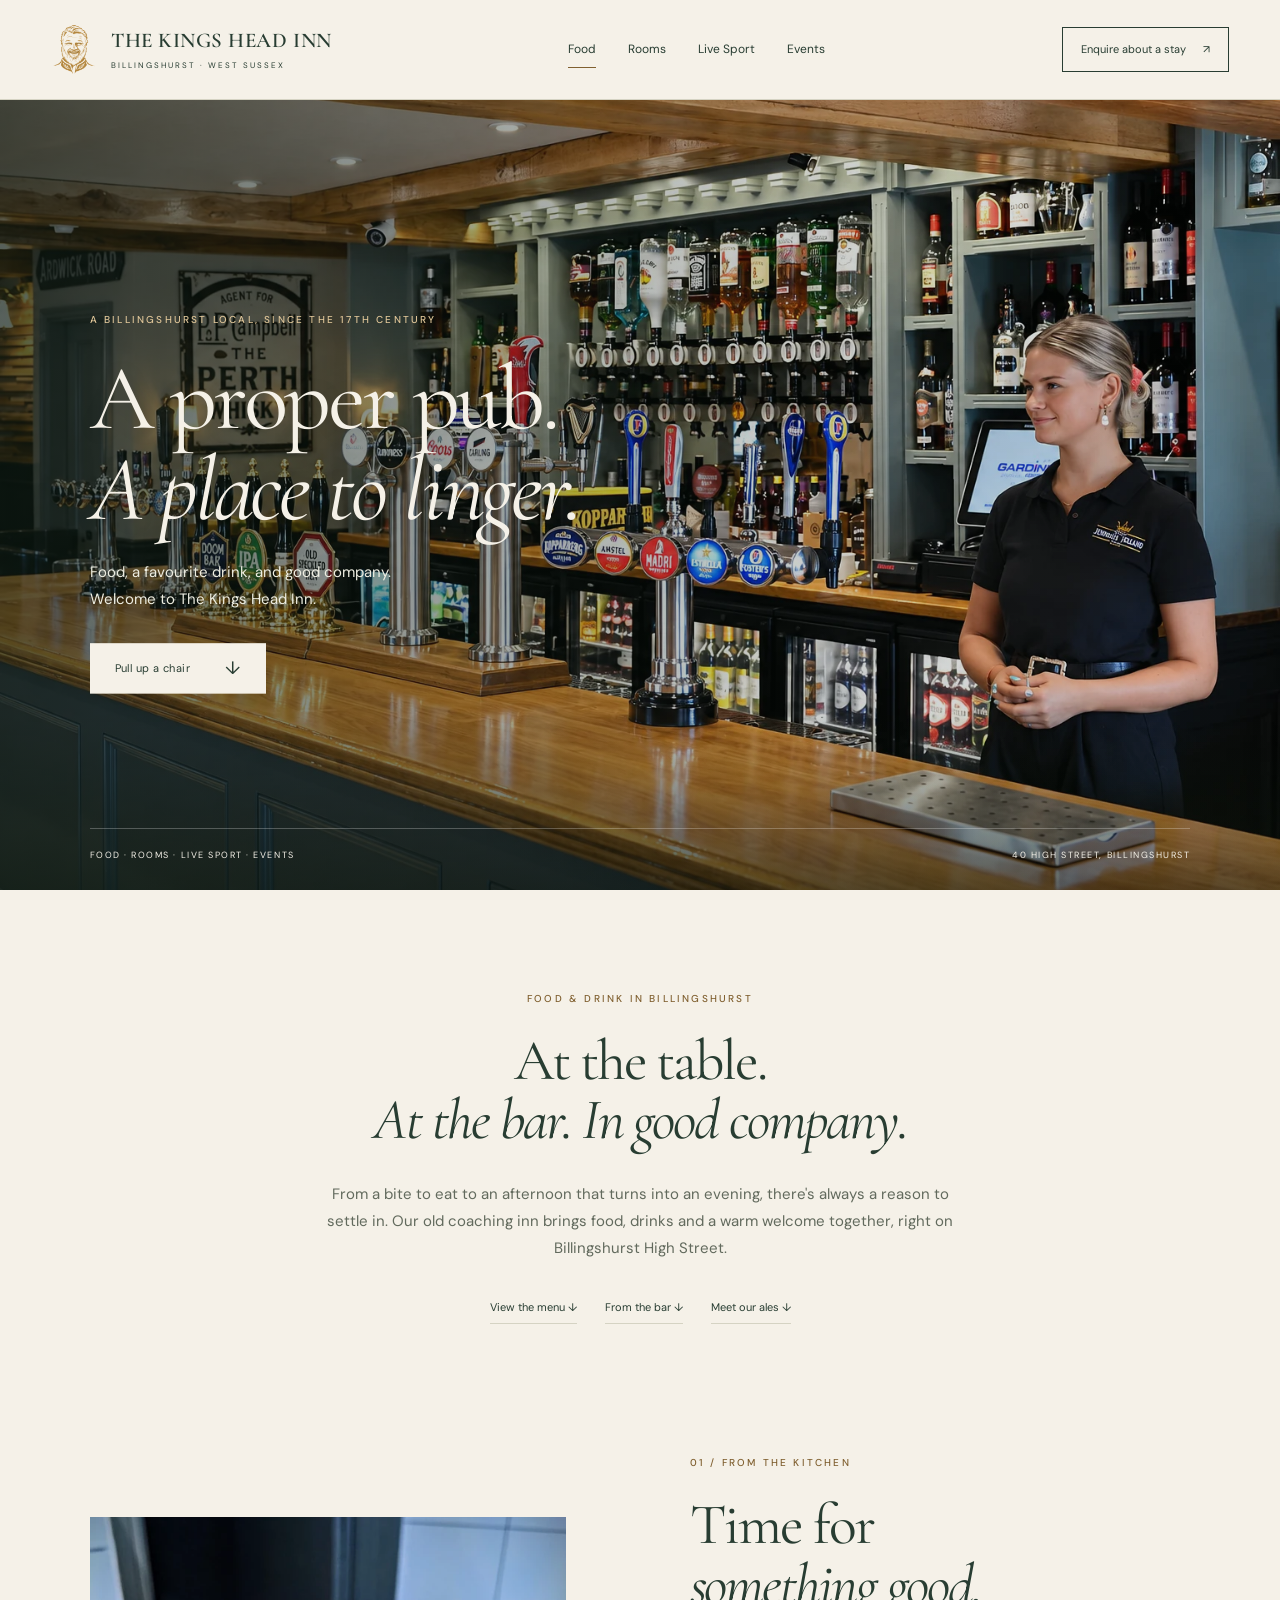
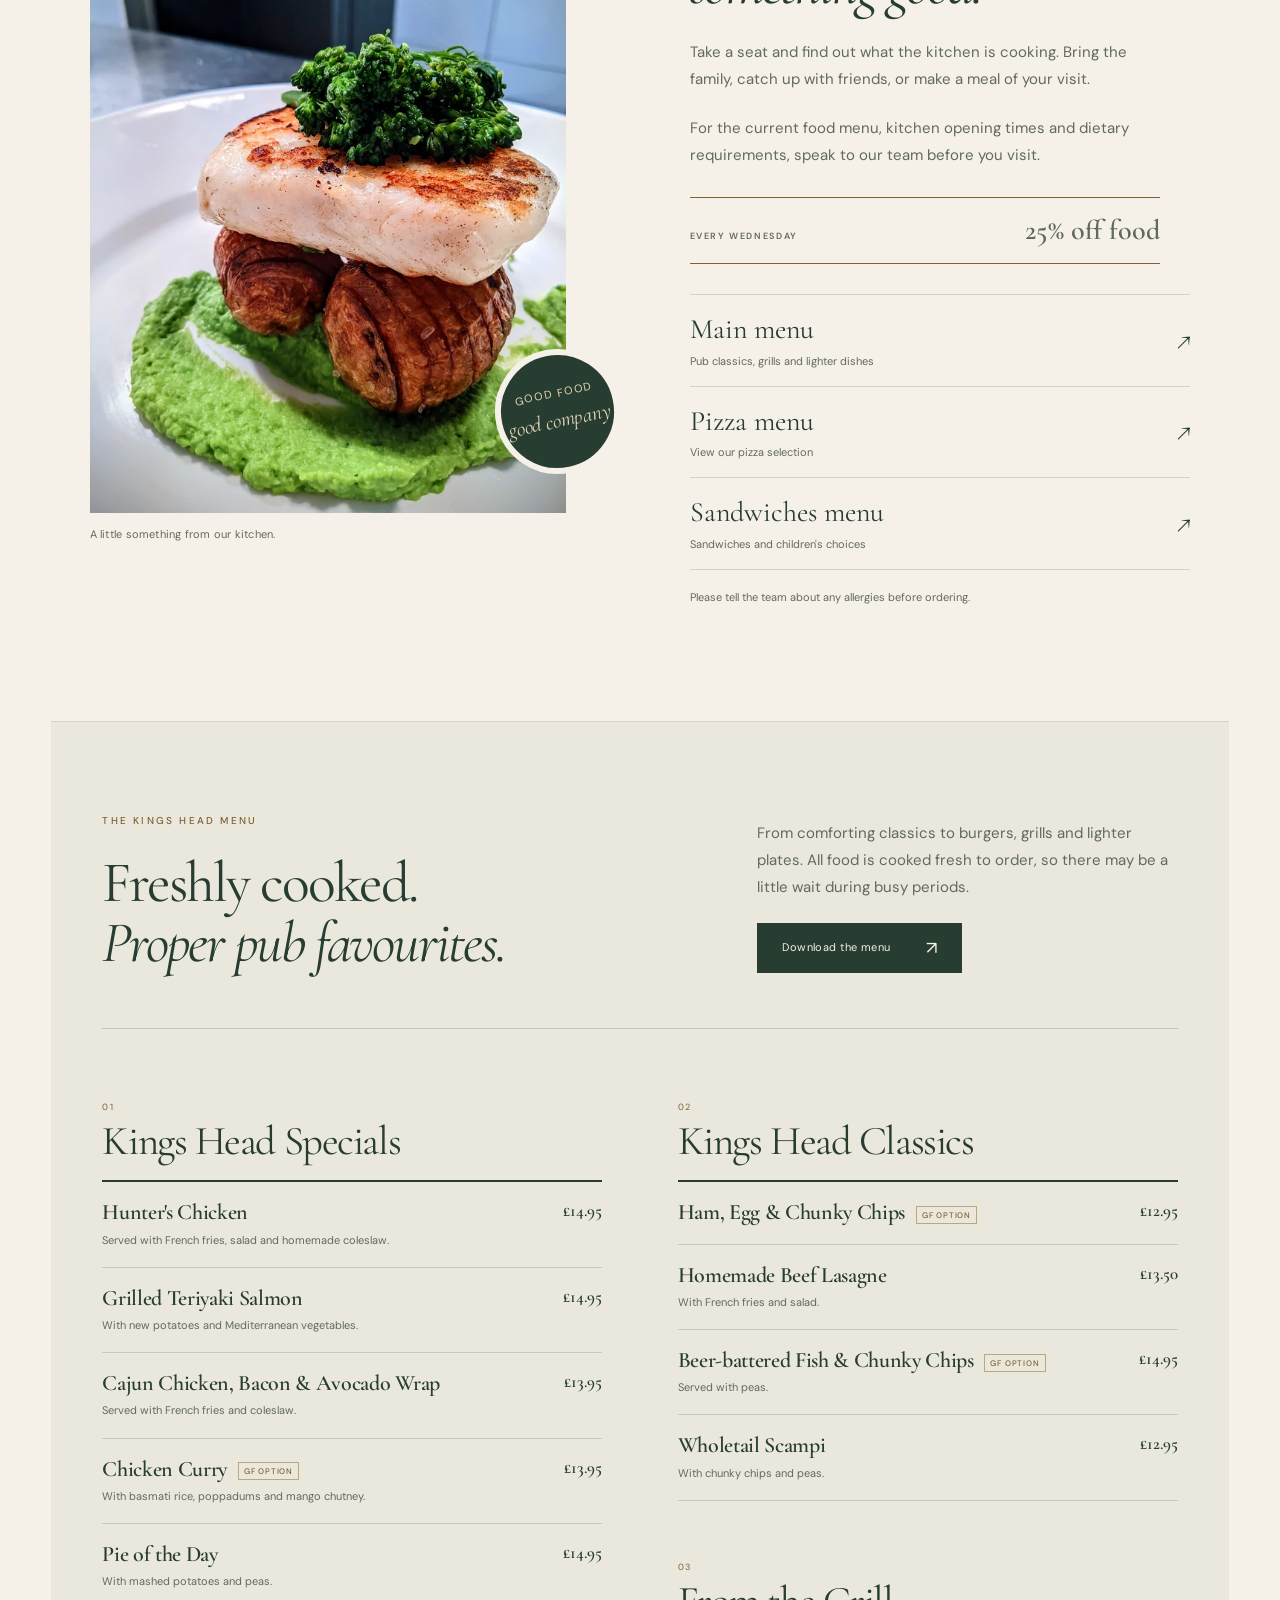
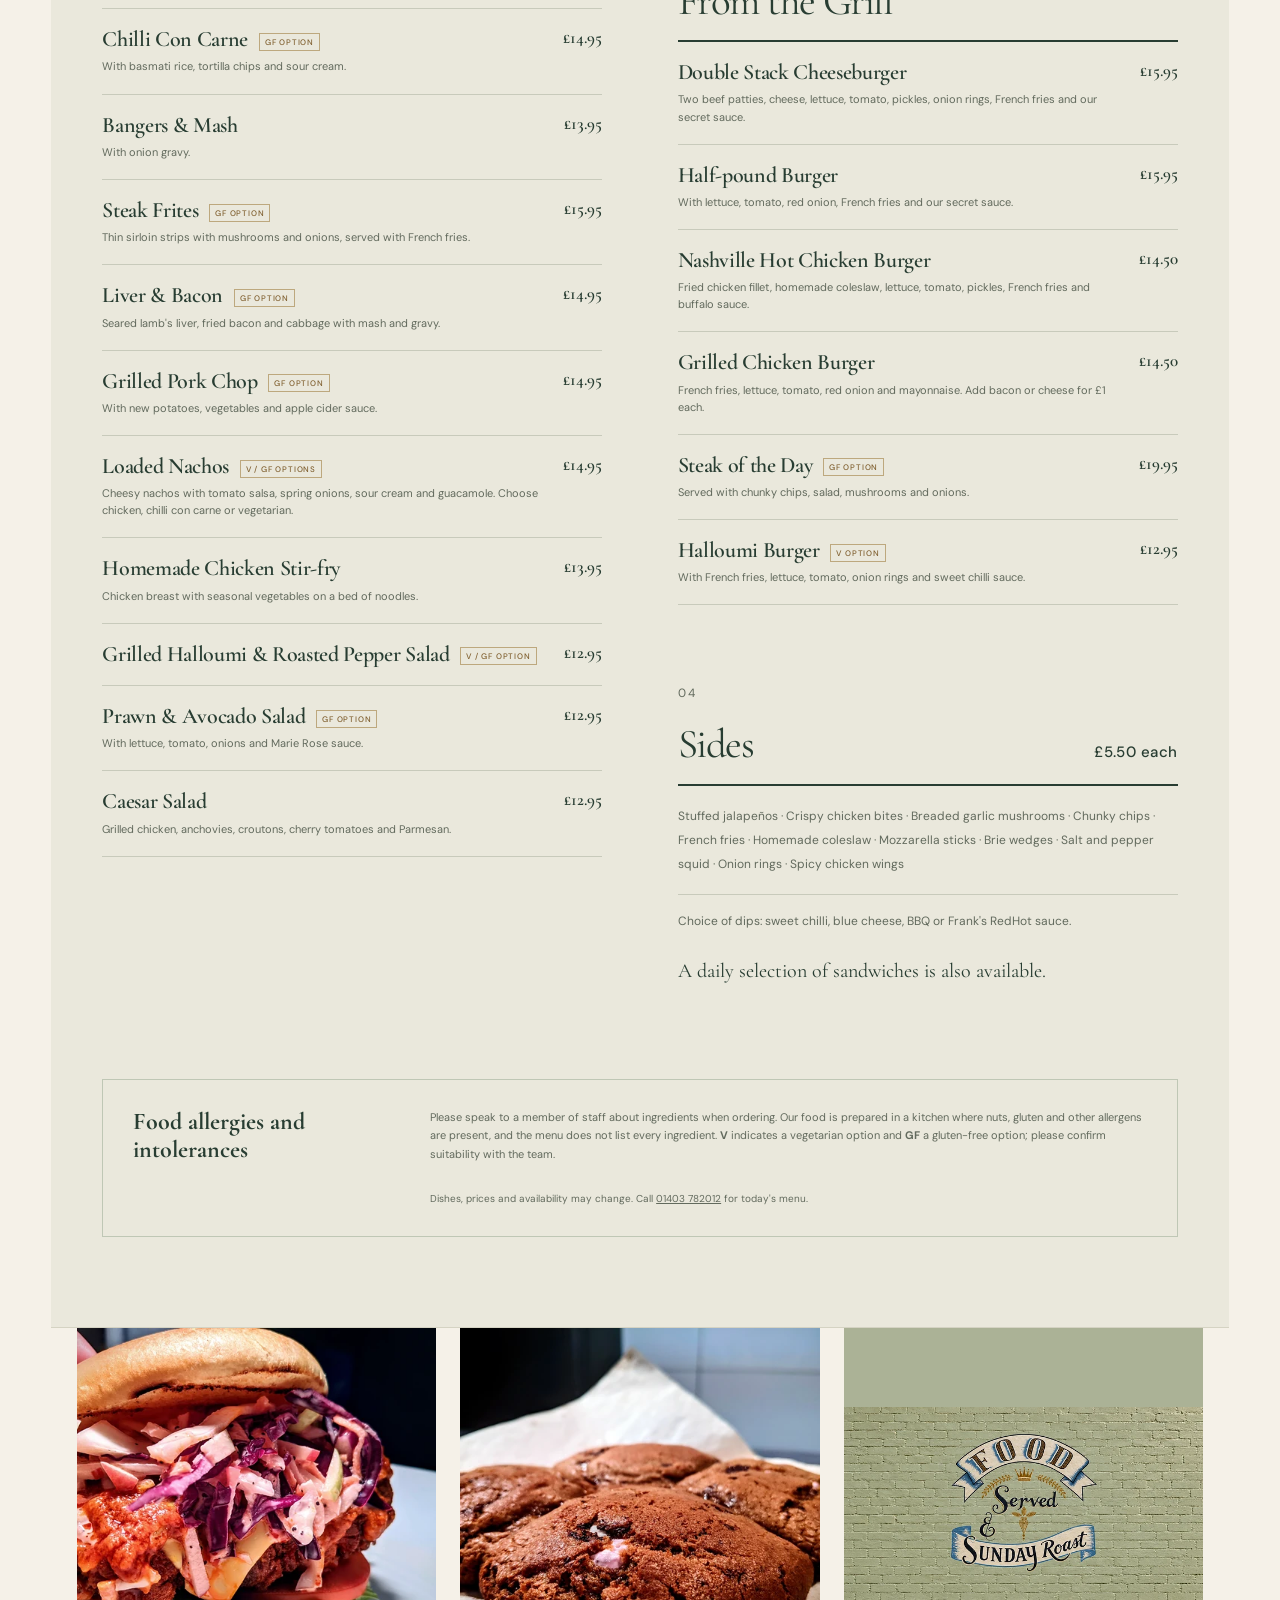
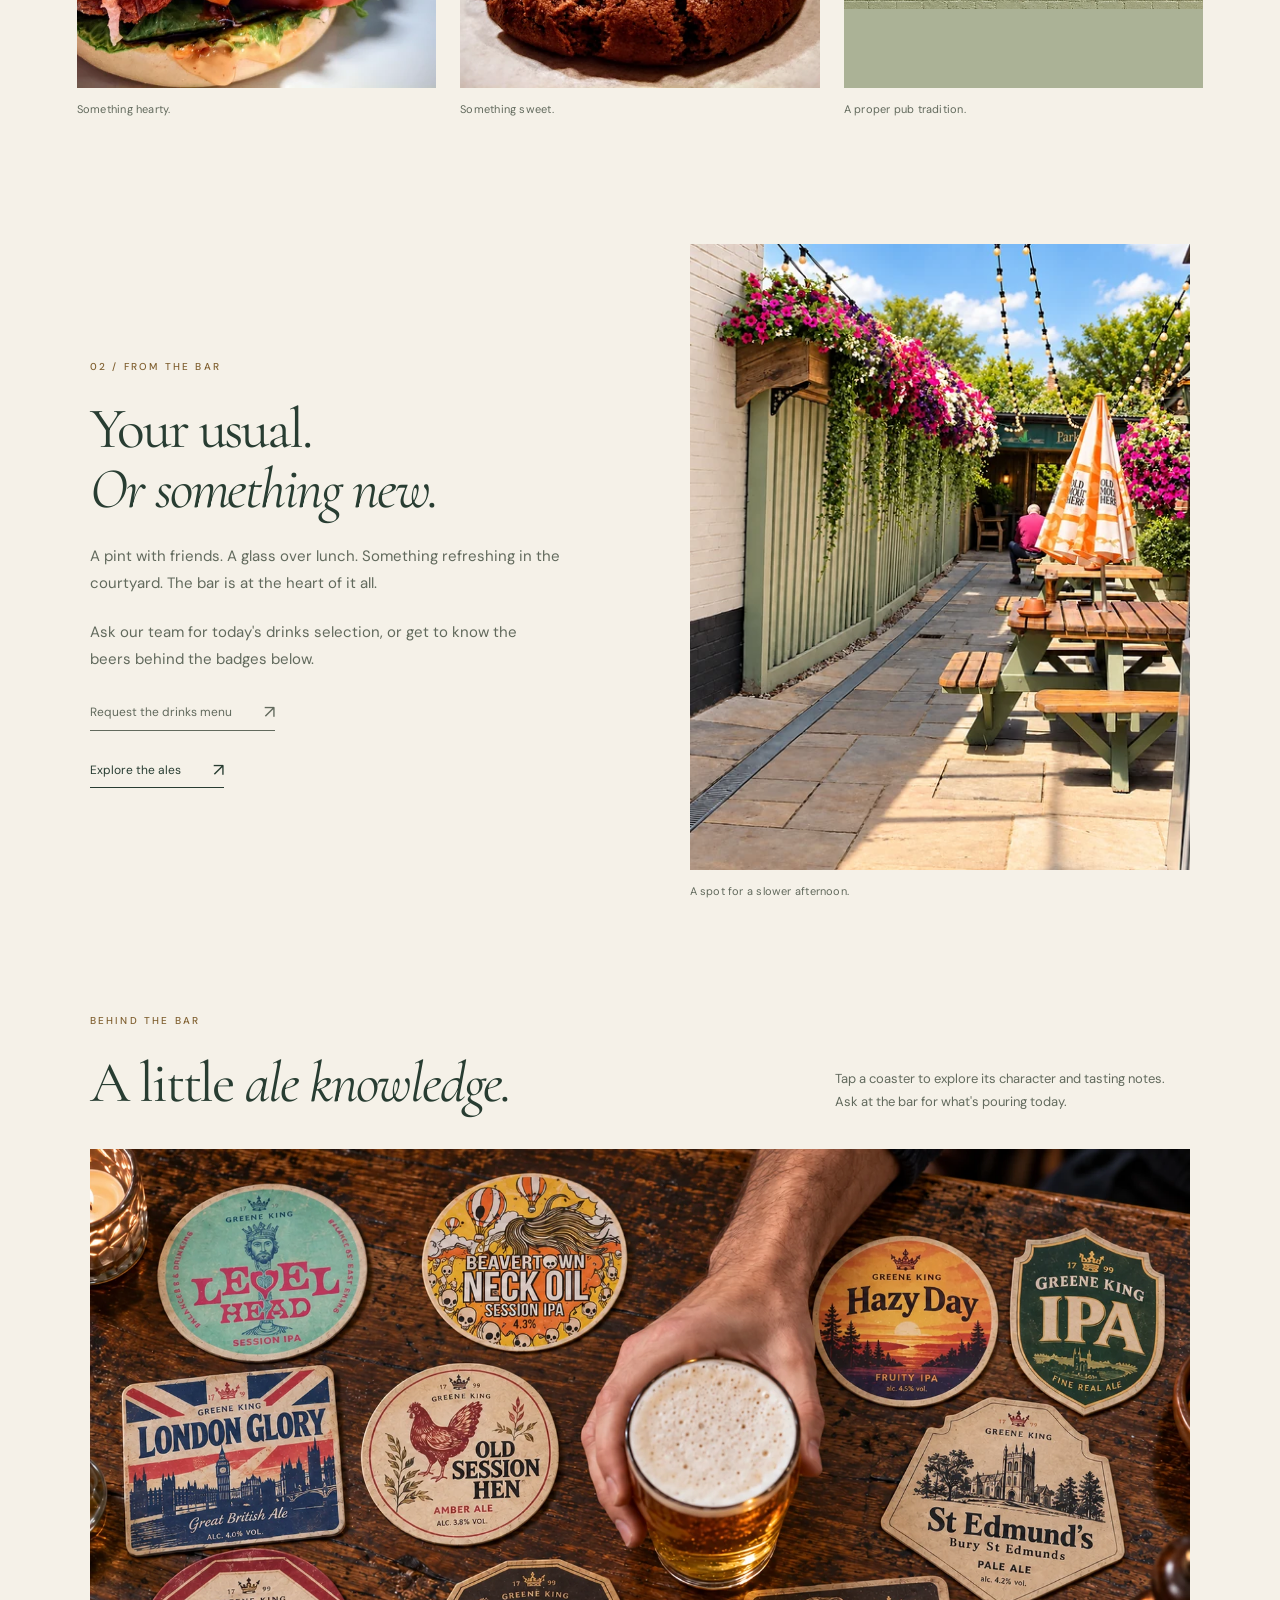
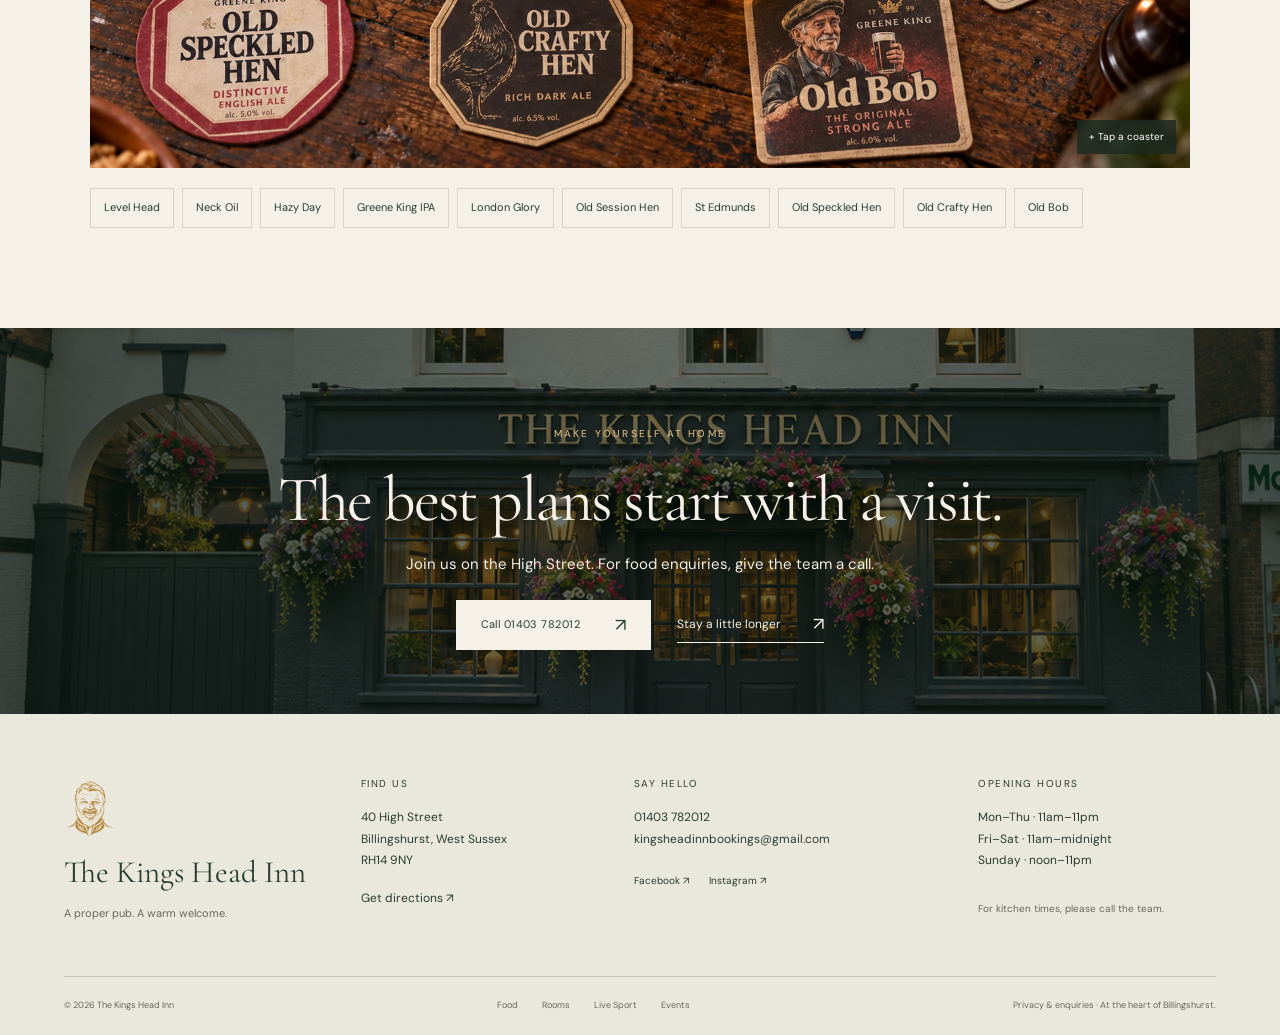
<file: food.html>
<!doctype html>
<html lang="en-GB">
  <head>
    <meta charset="utf-8" />
    <meta name="viewport" content="width=device-width, initial-scale=1" />
    <title>Food Menu in Billingshurst | The Kings Head Inn</title>
    <meta
      name="description"
      content="Explore the current food menu at The Kings Head Inn in Billingshurst, including pub classics, burgers, grills, lighter dishes and sides."
    />
    <meta name="theme-color" content="#283d32" />
    <link
      rel="icon"
      type="image/png"
      sizes="64x64"
      href="images/favicon.png?v=2"
    />
    <link rel="preconnect" href="https://fonts.googleapis.com" />
    <link rel="preconnect" href="https://fonts.gstatic.com" crossorigin />
    <link
      href="https://fonts.googleapis.com/css2?family=Cormorant+Garamond:ital,wght@0,400;0,500;0,600;1,400;1,500&amp;family=DM+Sans:wght@400;500;600&amp;display=swap"
      rel="stylesheet"
    />
    <link rel="stylesheet" href="css/site.css?v=20260913-menu" />
    <script defer src="js/site.js?v=20260913"></script>
    <script defer src="js/ales.js"></script>
    <link rel="canonical" href="https://thekingsheadinn.pub/food.html" />
    <meta property="og:type" content="website" />
    <meta property="og:locale" content="en_GB" />
    <meta property="og:site_name" content="The Kings Head Inn" />
    <meta
      property="og:title"
      content="Food Menu in Billingshurst | The Kings Head Inn"
    />
    <meta
      property="og:description"
      content="Explore the current food menu at The Kings Head Inn in Billingshurst, including pub classics, burgers, grills, lighter dishes and sides."
    />
    <meta property="og:url" content="https://thekingsheadinn.pub/food.html" />
    <meta
      property="og:image"
      content="https://thekingsheadinn.pub/images/web/bar-1536.webp"
    />
    <meta
      property="og:image:alt"
      content="The bar at The Kings Head Inn in Billingshurst"
    />
    <meta name="twitter:card" content="summary_large_image" />
    <meta
      name="twitter:title"
      content="Food Menu in Billingshurst | The Kings Head Inn"
    />
    <meta
      name="twitter:description"
      content="Explore the current food menu at The Kings Head Inn in Billingshurst, including pub classics, burgers, grills, lighter dishes and sides."
    />
    <meta
      name="twitter:image"
      content="https://thekingsheadinn.pub/images/web/bar-1536.webp"
    />
    <meta
      name="twitter:image:alt"
      content="The bar at The Kings Head Inn in Billingshurst"
    />
    <meta name="referrer" content="strict-origin-when-cross-origin" />
    <script type="application/ld+json">
      {
        "@context": "https://schema.org",
        "@graph": [
          {
            "@type": "BarOrPub",
            "@id": "https://thekingsheadinn.pub/#inn",
            "name": "The Kings Head Inn",
            "url": "https://thekingsheadinn.pub/food.html",
            "telephone": "+441403782012",
            "email": "kingsheadinnbookings@gmail.com",
            "hasMenu": "https://thekingsheadinn.pub/currentmenu.pdf",
            "image": "https://thekingsheadinn.pub/images/KingsHeadOutsideSquare.png",
            "logo": "https://thekingsheadinn.pub/images/kings-head-mark.png",
            "address": {
              "@type": "PostalAddress",
              "streetAddress": "40 High Street",
              "addressLocality": "Billingshurst",
              "addressRegion": "West Sussex",
              "postalCode": "RH14 9NY",
              "addressCountry": "GB"
            },
            "openingHoursSpecification": [
              {
                "@type": "OpeningHoursSpecification",
                "dayOfWeek": ["Monday", "Tuesday", "Wednesday", "Thursday"],
                "opens": "11:00",
                "closes": "23:00"
              },
              {
                "@type": "OpeningHoursSpecification",
                "dayOfWeek": ["Friday", "Saturday"],
                "opens": "11:00",
                "closes": "00:00"
              },
              {
                "@type": "OpeningHoursSpecification",
                "dayOfWeek": "Sunday",
                "opens": "12:00",
                "closes": "23:00"
              }
            ]
          },
          {
            "@type": "WebSite",
            "@id": "https://thekingsheadinn.pub/#website",
            "url": "https://thekingsheadinn.pub/",
            "name": "The Kings Head Inn",
            "inLanguage": "en-GB",
            "publisher": {
              "@id": "https://thekingsheadinn.pub/#inn"
            }
          },
          {
            "@type": "WebPage",
            "@id": "https://thekingsheadinn.pub/food.html#webpage",
            "url": "https://thekingsheadinn.pub/food.html",
            "name": "Food & Drink in Billingshurst | The Kings Head Inn",
            "description": "Visit The Kings Head Inn on Billingshurst High Street for food, drinks and ales. Ask about our latest menu, Sunday lunch and kitchen opening times.",
            "inLanguage": "en-GB",
            "isPartOf": {
              "@id": "https://thekingsheadinn.pub/#website"
            },
            "about": {
              "@id": "https://thekingsheadinn.pub/#inn"
            }
          }
        ]
      }
    </script>
  </head>
  <body>
    <a class="skip-link" href="#main">Skip to content</a>
    <header class="site-header">
      <a class="brand" href="food.html" aria-label="The Kings Head Inn — Food"
        ><img
          class="brand-icon"
          src="images/kings-head-mark.png"
          width="320"
          height="368"
          alt=""
          aria-hidden="true"
        /><span
          >THE KINGS HEAD INN<small>BILLINGSHURST · WEST SUSSEX</small></span
        ></a
      ><button
        class="menu-toggle"
        aria-expanded="false"
        aria-controls="site-nav"
      >
        Menu <span aria-hidden="true">☰</span>
      </button>
      <nav id="site-nav" class="site-nav" aria-label="Main navigation">
        <a href="food.html" aria-current="page">Food</a
        ><a href="rooms.html">Rooms</a><a href="live-sport.html">Live Sport</a
        ><a href="events.html">Events</a>
      </nav>
      <a class="header-book" href="rooms.html#stay"
        >Enquire about a stay <span aria-hidden="true">↗</span></a
      >
    </header>
    <main id="main">
      <section class="hero hero-food">
        <img
          class="hero-image"
          src="images/web/bar-1536.webp"
          srcset="
            images/web/bar-640.webp   640w,
            images/web/bar-1200.webp 1200w,
            images/web/bar-1536.webp 1536w
          "
          sizes="100vw"
          width="1536"
          height="1024"
          alt="The wooden bar, beer taps and staff at The Kings Head Inn"
          fetchpriority="high"
          decoding="async"
        />
        <div class="hero-shade"></div>
        <div class="hero-copy">
          <p class="eyebrow">A Billingshurst local, since the 17th century</p>
          <h1>A proper pub.<br /><em>A place to linger.</em></h1>
          <p>
            Food, a favourite drink, and good company.<br />Welcome to The Kings
            Head Inn.
          </p>
          <a class="button light" href="#food"
            >Pull up a chair <span aria-hidden="true">↓</span></a
          >
        </div>
        <div class="hero-foot">
          <span>FOOD · ROOMS · LIVE SPORT · EVENTS</span
          ><span>40 HIGH STREET, BILLINGSHURST</span>
        </div>
      </section>
      <section class="intro section" id="food">
        <p class="eyebrow">Food & drink in Billingshurst</p>
        <h2>At the table.<br /><em>At the bar. In good company.</em></h2>
        <p>
          From a bite to eat to an afternoon that turns into an evening, there's
          always a reason to settle in. Our old coaching inn brings food, drinks
          and a warm welcome together, right on Billingshurst High Street.
        </p>
        <div class="section-links">
          <a href="#menu">View the menu ↓</a><a href="#drinks">From the bar ↓</a
          ><a href="#ales">Meet our ales ↓</a>
        </div>
      </section>
      <section class="editorial section" id="kitchen">
        <div class="photo-stack">
          <figure>
            <img
              src="images/web/food-fish-1920.webp"
              srcset="
                images/web/food-fish-640.webp   640w,
                images/web/food-fish-1200.webp 1200w,
                images/web/food-fish-1920.webp 1920w
              "
              sizes="(max-width: 760px) 100vw, 50vw"
              width="1920"
              height="2560"
              alt="Fish with potatoes, greens and a green purée"
              loading="lazy"
              decoding="async"
            />
            <figcaption>A little something from our kitchen.</figcaption>
          </figure>
          <div class="photo-stamp">
            GOOD FOOD<br /><span>good company</span>
          </div>
        </div>
        <div class="editorial-copy">
          <p class="eyebrow">01 / From the kitchen</p>
          <h2>Time for<br /><em>something good.</em></h2>
          <p>
            Take a seat and find out what the kitchen is cooking. Bring the
            family, catch up with friends, or make a meal of your visit.
          </p>
          <p>
            For the current food menu, kitchen opening times and dietary
            requirements, speak to our team before you visit.
          </p>
          <p class="kitchen-weekly-offer">
            <span>Every Wednesday</span>
            <strong>25% off food</strong>
          </p>
          <div class="menu-rows">
            <a href="currentmenu.pdf" target="_blank" rel="noopener"
              ><span
                >Main menu<small
                  >Pub classics, grills and lighter dishes</small
                ></span
              ><span aria-hidden="true">↗</span></a
            ><a
              href="pizza-menu.pdf?v=20260913-2"
              target="_blank"
              rel="noopener"
              ><span>Pizza menu<small>View our pizza selection</small></span
              ><span aria-hidden="true">↗</span></a
            ><a href="sandwiches-menu.pdf" target="_blank" rel="noopener"
              ><span
                >Sandwiches menu<small
                  >Sandwiches and children's choices</small
                ></span
              ><span aria-hidden="true">↗</span></a
            >
          </div>
          <p class="small-note">
            Please tell the team about any allergies before ordering.
          </p>
        </div>
      </section>
      <section
        class="food-menu section"
        id="menu"
        aria-labelledby="food-menu-title"
      >
        <header class="food-menu-intro">
          <div>
            <p class="eyebrow">The Kings Head menu</p>
            <h2 id="food-menu-title">
              Freshly cooked.<br /><em>Proper pub favourites.</em>
            </h2>
          </div>
          <div>
            <p>
              From comforting classics to burgers, grills and lighter plates.
              All food is cooked fresh to order, so there may be a little wait
              during busy periods.
            </p>
            <a
              class="button"
              href="currentmenu.pdf"
              target="_blank"
              rel="noopener"
              >Download the menu <span aria-hidden="true">↗</span></a
            >
          </div>
        </header>
        <div class="menu-columns">
          <section class="menu-group" aria-labelledby="specials-title">
            <p class="menu-number">01</p>
            <h3 id="specials-title">Kings Head Specials</h3>
            <article class="menu-item">
              <div>
                <h4>Hunter's Chicken</h4>
                <p>Served with French fries, salad and homemade coleslaw.</p>
              </div>
              <strong>£14.95</strong>
            </article>
            <article class="menu-item">
              <div>
                <h4>Grilled Teriyaki Salmon</h4>
                <p>With new potatoes and Mediterranean vegetables.</p>
              </div>
              <strong>£14.95</strong>
            </article>
            <article class="menu-item">
              <div>
                <h4>Cajun Chicken, Bacon &amp; Avocado Wrap</h4>
                <p>Served with French fries and coleslaw.</p>
              </div>
              <strong>£13.95</strong>
            </article>
            <article class="menu-item">
              <div>
                <h4>Chicken Curry <span>GF option</span></h4>
                <p>With basmati rice, poppadums and mango chutney.</p>
              </div>
              <strong>£13.95</strong>
            </article>
            <article class="menu-item">
              <div>
                <h4>Pie of the Day</h4>
                <p>With mashed potatoes and peas.</p>
              </div>
              <strong>£14.95</strong>
            </article>
            <article class="menu-item">
              <div>
                <h4>Chilli Con Carne <span>GF option</span></h4>
                <p>With basmati rice, tortilla chips and sour cream.</p>
              </div>
              <strong>£14.95</strong>
            </article>
            <article class="menu-item">
              <div>
                <h4>Bangers &amp; Mash</h4>
                <p>With onion gravy.</p>
              </div>
              <strong>£13.95</strong>
            </article>
            <article class="menu-item">
              <div>
                <h4>Steak Frites <span>GF option</span></h4>
                <p>
                  Thin sirloin strips with mushrooms and onions, served with
                  French fries.
                </p>
              </div>
              <strong>£15.95</strong>
            </article>
            <article class="menu-item">
              <div>
                <h4>Liver &amp; Bacon <span>GF option</span></h4>
                <p>
                  Seared lamb's liver, fried bacon and cabbage with mash and
                  gravy.
                </p>
              </div>
              <strong>£14.95</strong>
            </article>
            <article class="menu-item">
              <div>
                <h4>Grilled Pork Chop <span>GF option</span></h4>
                <p>With new potatoes, vegetables and apple cider sauce.</p>
              </div>
              <strong>£14.95</strong>
            </article>
            <article class="menu-item">
              <div>
                <h4>Loaded Nachos <span>V / GF options</span></h4>
                <p>
                  Cheesy nachos with tomato salsa, spring onions, sour cream and
                  guacamole. Choose chicken, chilli con carne or vegetarian.
                </p>
              </div>
              <strong>£14.95</strong>
            </article>
            <article class="menu-item">
              <div>
                <h4>Homemade Chicken Stir-fry</h4>
                <p>
                  Chicken breast with seasonal vegetables on a bed of noodles.
                </p>
              </div>
              <strong>£13.95</strong>
            </article>
            <article class="menu-item">
              <div>
                <h4>
                  Grilled Halloumi &amp; Roasted Pepper Salad
                  <span>V / GF option</span>
                </h4>
              </div>
              <strong>£12.95</strong>
            </article>
            <article class="menu-item">
              <div>
                <h4>Prawn &amp; Avocado Salad <span>GF option</span></h4>
                <p>With lettuce, tomato, onions and Marie Rose sauce.</p>
              </div>
              <strong>£12.95</strong>
            </article>
            <article class="menu-item">
              <div>
                <h4>Caesar Salad</h4>
                <p>
                  Grilled chicken, anchovies, croutons, cherry tomatoes and
                  Parmesan.
                </p>
              </div>
              <strong>£12.95</strong>
            </article>
          </section>
          <div class="menu-secondary">
            <section class="menu-group" aria-labelledby="classics-title">
              <p class="menu-number">02</p>
              <h3 id="classics-title">Kings Head Classics</h3>
              <article class="menu-item">
                <div>
                  <h4>Ham, Egg &amp; Chunky Chips <span>GF option</span></h4>
                </div>
                <strong>£12.95</strong>
              </article>
              <article class="menu-item">
                <div>
                  <h4>Homemade Beef Lasagne</h4>
                  <p>With French fries and salad.</p>
                </div>
                <strong>£13.50</strong>
              </article>
              <article class="menu-item">
                <div>
                  <h4>
                    Beer-battered Fish &amp; Chunky Chips <span>GF option</span>
                  </h4>
                  <p>Served with peas.</p>
                </div>
                <strong>£14.95</strong>
              </article>
              <article class="menu-item">
                <div>
                  <h4>Wholetail Scampi</h4>
                  <p>With chunky chips and peas.</p>
                </div>
                <strong>£12.95</strong>
              </article>
            </section>
            <section class="menu-group" aria-labelledby="grill-title">
              <p class="menu-number">03</p>
              <h3 id="grill-title">From the Grill</h3>
              <article class="menu-item">
                <div>
                  <h4>Double Stack Cheeseburger</h4>
                  <p>
                    Two beef patties, cheese, lettuce, tomato, pickles, onion
                    rings, French fries and our secret sauce.
                  </p>
                </div>
                <strong>£15.95</strong>
              </article>
              <article class="menu-item">
                <div>
                  <h4>Half-pound Burger</h4>
                  <p>
                    With lettuce, tomato, red onion, French fries and our secret
                    sauce.
                  </p>
                </div>
                <strong>£15.95</strong>
              </article>
              <article class="menu-item">
                <div>
                  <h4>Nashville Hot Chicken Burger</h4>
                  <p>
                    Fried chicken fillet, homemade coleslaw, lettuce, tomato,
                    pickles, French fries and buffalo sauce.
                  </p>
                </div>
                <strong>£14.50</strong>
              </article>
              <article class="menu-item">
                <div>
                  <h4>Grilled Chicken Burger</h4>
                  <p>
                    French fries, lettuce, tomato, red onion and mayonnaise. Add
                    bacon or cheese for £1 each.
                  </p>
                </div>
                <strong>£14.50</strong>
              </article>
              <article class="menu-item">
                <div>
                  <h4>Steak of the Day <span>GF option</span></h4>
                  <p>Served with chunky chips, salad, mushrooms and onions.</p>
                </div>
                <strong>£19.95</strong>
              </article>
              <article class="menu-item">
                <div>
                  <h4>Halloumi Burger <span>V option</span></h4>
                  <p>
                    With French fries, lettuce, tomato, onion rings and sweet
                    chilli sauce.
                  </p>
                </div>
                <strong>£12.95</strong>
              </article>
            </section>
            <section class="menu-group sides" aria-labelledby="sides-title">
              <p class="menu-number">04</p>
              <h3 id="sides-title">Sides <strong>£5.50 each</strong></h3>
              <p>
                Stuffed jalapeños · Crispy chicken bites · Breaded garlic
                mushrooms · Chunky chips · French fries · Homemade coleslaw ·
                Mozzarella sticks · Brie wedges · Salt and pepper squid · Onion
                rings · Spicy chicken wings
              </p>
              <p class="dip-note">
                Choice of dips: sweet chilli, blue cheese, BBQ or Frank's RedHot
                sauce.
              </p>
              <p class="sandwich-note">
                A daily selection of sandwiches is also available.
              </p>
            </section>
          </div>
        </div>
        <aside class="menu-allergens">
          <strong>Food allergies and intolerances</strong>
          <p>
            Please speak to a member of staff about ingredients when ordering.
            Our food is prepared in a kitchen where nuts, gluten and other
            allergens are present, and the menu does not list every ingredient.
            <b>V</b> indicates a vegetarian option and <b>GF</b> a gluten-free
            option; please confirm suitability with the team.
          </p>
          <span
            >Dishes, prices and availability may change. Call
            <a href="tel:01403782012">01403 782012</a> for today's menu.</span
          >
        </aside>
      </section>
      <section class="food-gallery wrap" aria-label="From our kitchen">
        <figure>
          <img
            src="images/web/food-burger-1920.webp"
            srcset="
              images/web/food-burger-640.webp   640w,
              images/web/food-burger-1200.webp 1200w,
              images/web/food-burger-1920.webp 1920w
            "
            sizes="(max-width: 760px) 100vw, 50vw"
            width="1920"
            height="1440"
            alt="Burger topped with slaw"
            loading="lazy"
            decoding="async"
          />
          <figcaption>Something hearty.</figcaption>
        </figure>
        <figure>
          <img
            src="images/web/food-cookies-1920.webp"
            srcset="
              images/web/food-cookies-640.webp   640w,
              images/web/food-cookies-1200.webp 1200w,
              images/web/food-cookies-1920.webp 1920w
            "
            sizes="(max-width: 760px) 100vw, 50vw"
            width="1920"
            height="1440"
            alt="Freshly baked cookies"
            loading="lazy"
            decoding="async"
          />
          <figcaption>Something sweet.</figcaption>
        </figure>
        <figure class="mural">
          <img
            src="images/web/food-wall-1672.webp"
            srcset="
              images/web/food-wall-640.webp   640w,
              images/web/food-wall-1200.webp 1200w,
              images/web/food-wall-1672.webp 1672w
            "
            sizes="(max-width: 760px) 100vw, 50vw"
            width="1672"
            height="941"
            alt="The painted Food Served and Sunday Roast sign on our brick wall"
            loading="lazy"
            decoding="async"
          />
          <figcaption>A proper pub tradition.</figcaption>
        </figure>
      </section>
      <section class="editorial reverse section" id="drinks">
        <div class="editorial-copy">
          <p class="eyebrow">02 / From the bar</p>
          <h2>Your usual.<br /><em>Or something new.</em></h2>
          <p>
            A pint with friends. A glass over lunch. Something refreshing in the
            courtyard. The bar is at the heart of it all.
          </p>
          <p>
            Ask our team for today's drinks selection, or get to know the beers
            behind the badges below.
          </p>
          <p>
            <a
              class="text-link"
              href="mailto:kingsheadinnbookings@gmail.com?subject=Current%20drinks%20menu"
              >Request the drinks menu <span aria-hidden="true">↗</span></a
            >
          </p>
          <a class="text-link" href="#ales"
            >Explore the ales <span aria-hidden="true">↗</span></a
          >
        </div>
        <figure>
          <img
            src="images/web/garden-1254.webp"
            srcset="
              images/web/garden-640.webp   640w,
              images/web/garden-1200.webp 1200w,
              images/web/garden-1254.webp 1254w
            "
            sizes="(max-width: 760px) 100vw, 50vw"
            width="1254"
            height="1254"
            alt="Flower-filled courtyard with wooden tables and string lights"
            loading="lazy"
            decoding="async"
          />
          <figcaption>A spot for a slower afternoon.</figcaption>
        </figure>
      </section>
      <section class="ale-section section" id="ales">
        <div class="section-heading">
          <div>
            <p class="eyebrow">Behind the bar</p>
            <h2>A little <em>ale knowledge.</em></h2>
          </div>
          <p>
            Tap a coaster to explore its character and tasting notes. Ask at the
            bar for what's pouring today.
          </p>
        </div>
        <div class="ale-explorer">
          <div class="coaster-scene" id="coaster-scene">
            <img
              src="images/web/coasters-1672.webp"
              alt="A pint surrounded by ten illustrated beer coasters on a wooden pub table"
              width="1672"
              height="941"
              loading="lazy"
              decoding="async"
            />
            <button
              class="ale-hotspot circle level-head"
              data-ale="level-head"
              aria-label="Learn about Level Head"
            >
              <span>Level Head</span>
            </button>
            <button
              class="ale-hotspot circle neck-oil"
              data-ale="neck-oil"
              aria-label="Learn about Neck Oil"
            >
              <span>Neck Oil</span>
            </button>
            <button
              class="ale-hotspot circle hazy-day"
              data-ale="hazy-day"
              aria-label="Learn about Hazy Day"
            >
              <span>Hazy Day</span>
            </button>
            <button
              class="ale-hotspot ipa"
              data-ale="gk-ipa"
              aria-label="Learn about Greene King IPA"
            >
              <span>Greene King IPA</span>
            </button>
            <button
              class="ale-hotspot london-glory"
              data-ale="london-glory"
              aria-label="Learn about London Glory"
            >
              <span>London Glory</span>
            </button>
            <button
              class="ale-hotspot circle session-hen"
              data-ale="session-hen"
              aria-label="Learn about Old Session Hen"
            >
              <span>Old Session Hen</span>
            </button>
            <button
              class="ale-hotspot st-edmunds"
              data-ale="st-edmunds"
              aria-label="Learn about St Edmunds"
            >
              <span>St Edmunds</span>
            </button>
            <button
              class="ale-hotspot circle speckled-hen"
              data-ale="speckled-hen"
              aria-label="Learn about Old Speckled Hen"
            >
              <span>Old Speckled Hen</span>
            </button>
            <button
              class="ale-hotspot crafty-hen"
              data-ale="crafty-hen"
              aria-label="Learn about Old Crafty Hen"
            >
              <span>Old Crafty Hen</span>
            </button>
            <button
              class="ale-hotspot old-bob"
              data-ale="old-bob"
              aria-label="Learn about Old Bob"
            >
              <span>Old Bob</span>
            </button>
            <p class="tap-prompt" aria-hidden="true">
              <span>+</span> Tap a coaster
            </p>
          </div>
          <dialog class="ale-detail" id="ale-detail" aria-labelledby="ale-name">
            <button
              type="button"
              class="ale-detail-close"
              aria-label="Close ale information"
            >
              ×
            </button>
            <span class="eyebrow">Behind the badge</span>
            <h2 id="ale-name"></h2>
            <div class="ale-meta"><span id="ale-style"></span></div>
            <p id="ale-description"></p>
            <div class="ale-notes">
              <span>Tasting notes</span>
              <p id="ale-notes"></p>
            </div>
            <p class="availability-note">
              Our line-up and strengths can vary. Please ask at the bar for
              today’s availability and ABV.
            </p>
          </dialog>
        </div>
        <div class="ale-name-list" aria-label="Choose an ale">
          <button type="button" class="ale-option" data-ale="level-head">
            Level Head</button
          ><button type="button" class="ale-option" data-ale="neck-oil">
            Neck Oil</button
          ><button type="button" class="ale-option" data-ale="hazy-day">
            Hazy Day</button
          ><button type="button" class="ale-option" data-ale="gk-ipa">
            Greene King IPA</button
          ><button type="button" class="ale-option" data-ale="london-glory">
            London Glory</button
          ><button type="button" class="ale-option" data-ale="session-hen">
            Old Session Hen</button
          ><button type="button" class="ale-option" data-ale="st-edmunds">
            St Edmunds</button
          ><button type="button" class="ale-option" data-ale="speckled-hen">
            Old Speckled Hen</button
          ><button type="button" class="ale-option" data-ale="crafty-hen">
            Old Crafty Hen</button
          ><button type="button" class="ale-option" data-ale="old-bob">
            Old Bob
          </button>
        </div>
        <noscript
          ><p>
            Ask our team about the ales, or enable JavaScript for the
            interactive tasting notes.
          </p></noscript
        >
      </section>
      <section class="visit-band exterior-visit">
        <div class="exterior-visit-copy">
          <span class="eyebrow">Make yourself at home</span>
          <h2>The best plans start with a visit.</h2>
          <p>
            Join us on the High Street. For food enquiries, give the team a
            call.
          </p>
          <div class="actions">
            <a class="button light" href="tel:01403782012"
              >Call 01403 782012 <span aria-hidden="true">↗</span></a
            ><a class="text-link" href="rooms.html#stay"
              >Stay a little longer <span aria-hidden="true">↗</span></a
            >
          </div>
        </div>
      </section>
    </main>
    <footer class="site-footer">
      <div class="footer-top">
        <div class="footer-brand">
          <img
            class="brand-icon"
            src="images/kings-head-mark.png"
            width="320"
            height="368"
            alt=""
            aria-hidden="true"
          />
          <p>The Kings Head Inn</p>
          <span>A proper pub. A warm welcome.</span>
        </div>
        <div>
          <h2>Find us</h2>
          <address>
            40 High Street<br />Billingshurst, West Sussex<br />RH14 9NY
          </address>
          <a
            href="https://www.google.com/maps/search/?api=1&amp;query=The+Kings+Head+Inn+40+High+Street+Billingshurst"
            >Get directions ↗</a
          >
        </div>
        <div>
          <h2>Say hello</h2>
          <a href="tel:01403782012">01403 782012</a
          ><a class="email-link" href="mailto:kingsheadinnbookings@gmail.com"
            >kingsheadinnbookings@gmail.com</a
          >
          <div class="social-links">
            <a href="https://www.facebook.com/thekingsheadbillingshurst/"
              >Facebook ↗</a
            ><a href="https://www.instagram.com/kingsheadbhurst/"
              >Instagram ↗</a
            >
          </div>
        </div>
        <div>
          <h2>Opening hours</h2>
          <p>
            Mon–Thu · 11am–11pm<br />Fri–Sat · 11am–midnight<br />Sunday ·
            noon–11pm
          </p>
          <small>For kitchen times, please call the team.</small>
        </div>
      </div>
      <div class="footer-bottom">
        <span>© <span data-year>2026</span> The Kings Head Inn</span>
        <nav aria-label="Footer navigation">
          <a href="food.html">Food</a><a href="rooms.html">Rooms</a
          ><a href="live-sport.html">Live Sport</a
          ><a href="events.html">Events</a>
        </nav>
        <span
          ><a href="rooms.html#enquiry-privacy">Privacy &amp; enquiries</a> · At
          the heart of Billingshurst.</span
        >
      </div>
    </footer>
  </body>
</html>
</file>
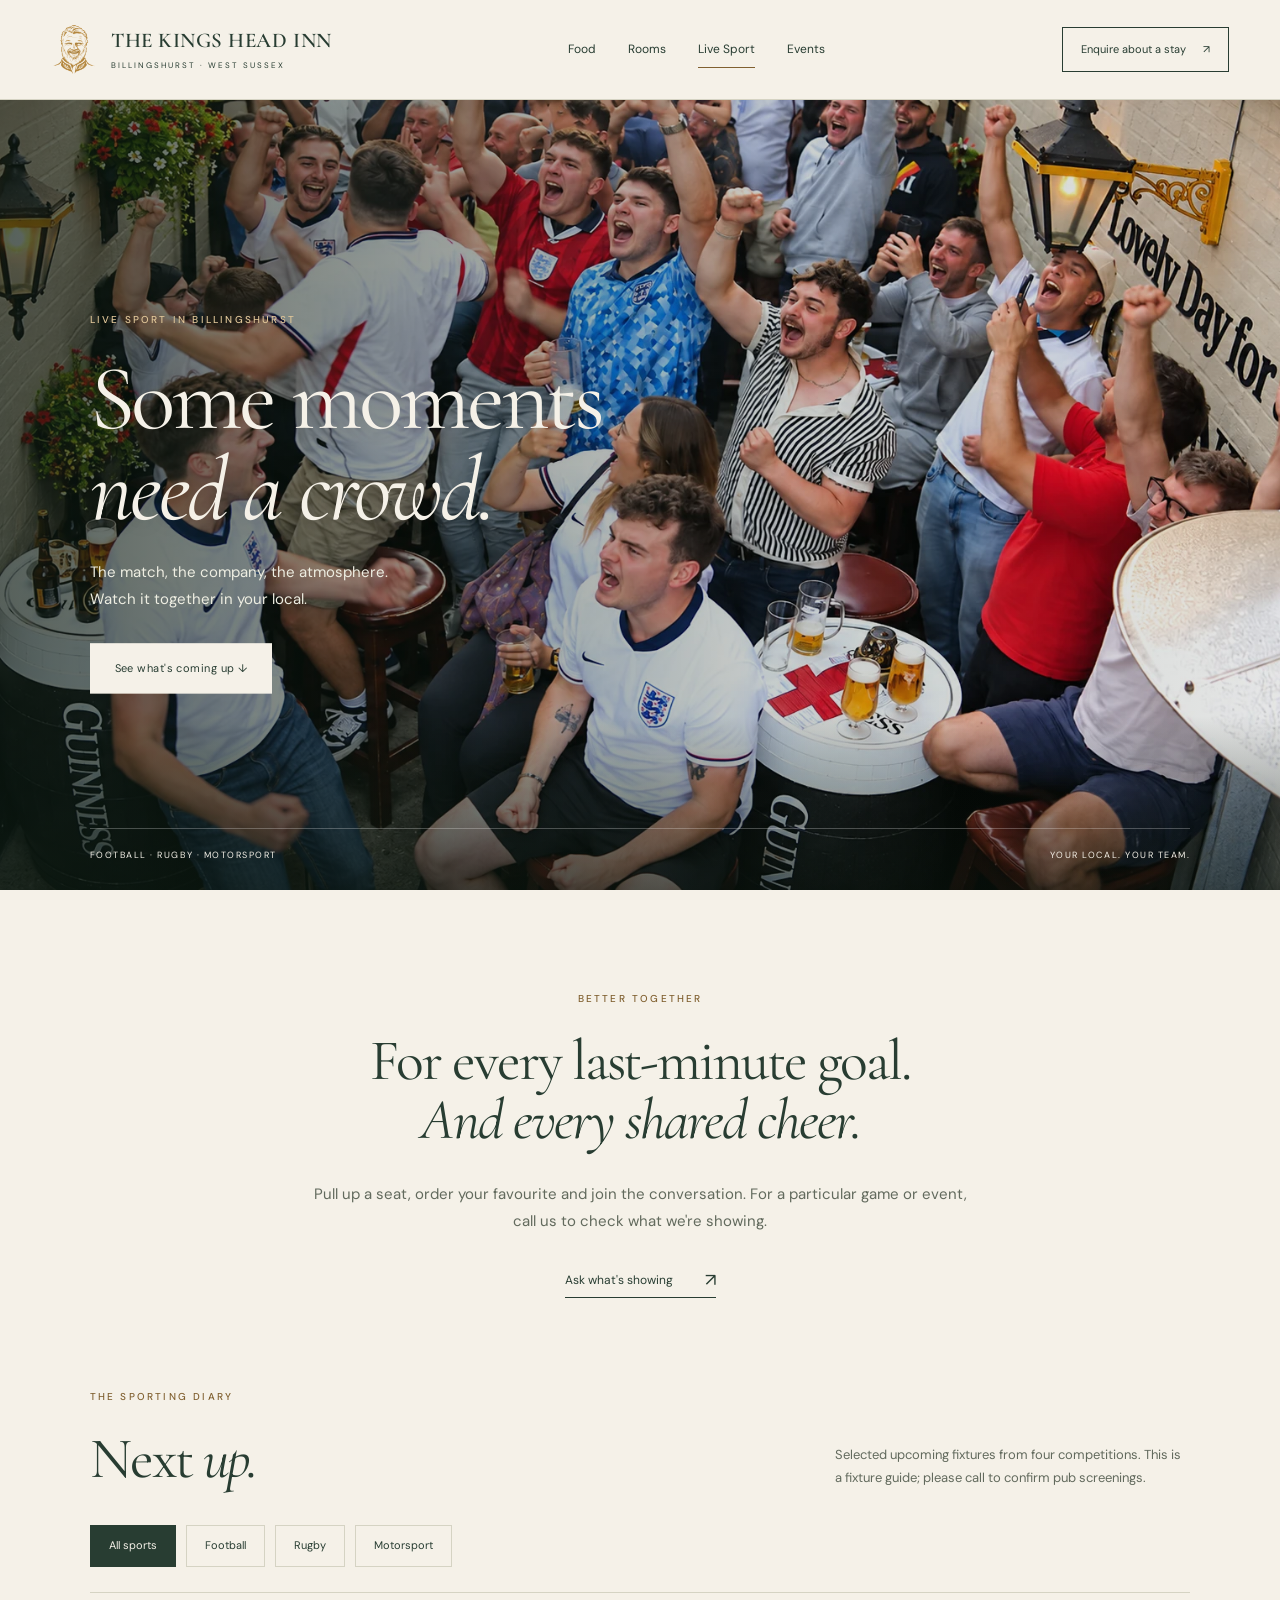
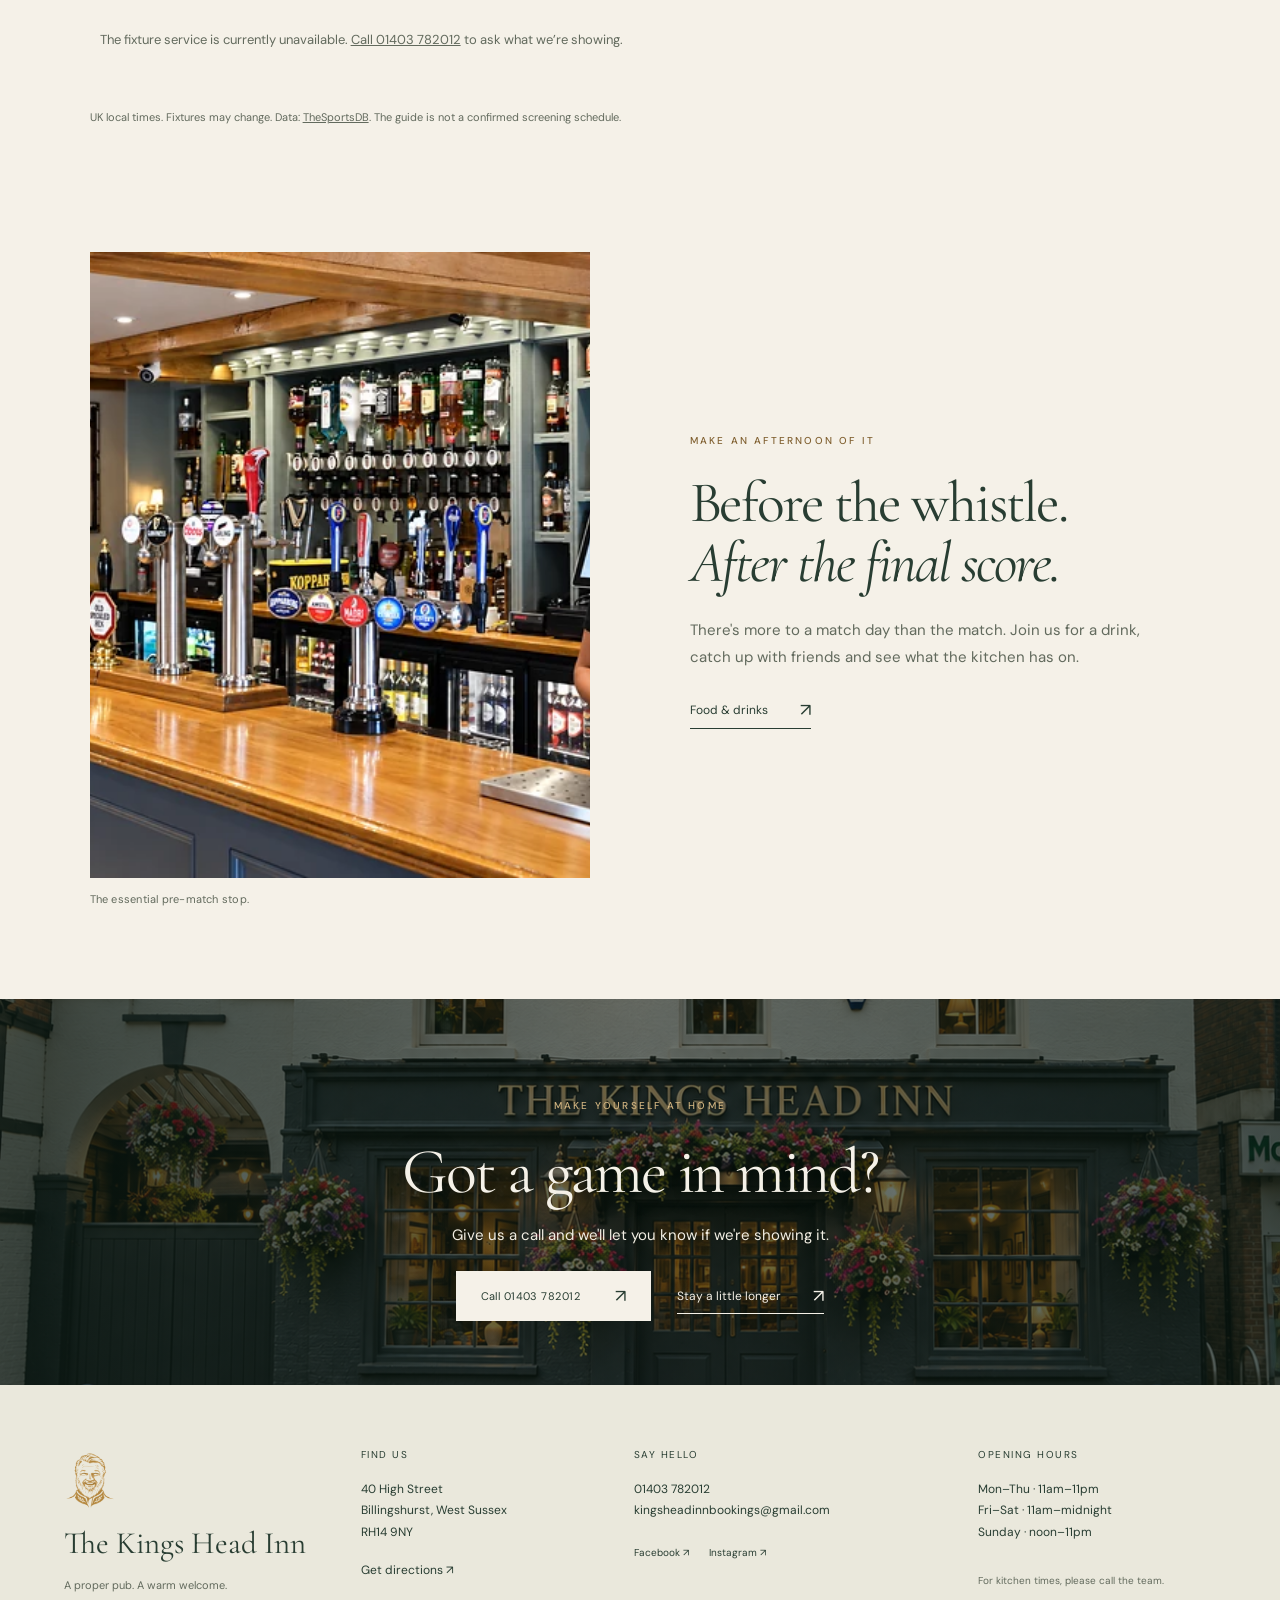
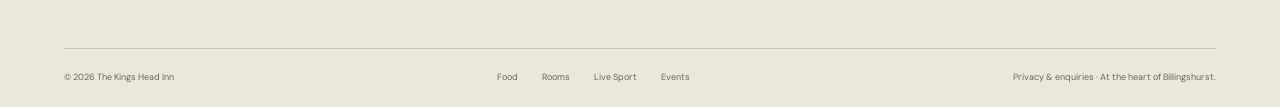
<file: live-sport.html>
<!doctype html>
<html lang="en-GB">
<head><meta charset="utf-8"><meta name="viewport" content="width=device-width, initial-scale=1"><title>Live Sport in Billingshurst | The Kings Head Inn</title><meta name="description" content="Enjoy live sport at The Kings Head Inn, Billingshurst. Browse upcoming football, rugby and motorsport fixtures, then call to confirm what we're showing."><meta name="theme-color" content="#283d32"><link rel="icon" type="image/png" sizes="64x64" href="images/favicon.png?v=2"><link rel="preconnect" href="https://fonts.googleapis.com"><link rel="preconnect" href="https://fonts.gstatic.com" crossorigin><link href="https://fonts.googleapis.com/css2?family=Cormorant+Garamond:ital,wght@0,400;0,500;0,600;1,400;1,500&amp;family=DM+Sans:wght@400;500;600&amp;display=swap" rel="stylesheet"><link rel="stylesheet" href="css/site.css?v=20260913"><script defer src="js/site.js?v=20260913"></script><script defer src="js/sports-schedule.js?v=20260913"></script>
<link rel="canonical" href="https://thekingsheadinn.pub/live-sport.html">
<meta property="og:type" content="website">
<meta property="og:locale" content="en_GB">
<meta property="og:site_name" content="The Kings Head Inn">
<meta property="og:title" content="Live Sport in Billingshurst | The Kings Head Inn">
<meta property="og:description" content="Enjoy live sport at The Kings Head Inn, Billingshurst. Browse upcoming football, rugby and motorsport fixtures, then call to confirm what we're showing.">
<meta property="og:url" content="https://thekingsheadinn.pub/live-sport.html">
<meta property="og:image" content="https://thekingsheadinn.pub/images/web/sport-1672.webp">
<meta property="og:image:alt" content="Supporters watching sport together at the pub">
<meta name="twitter:card" content="summary_large_image">
<meta name="twitter:title" content="Live Sport in Billingshurst | The Kings Head Inn">
<meta name="twitter:description" content="Enjoy live sport at The Kings Head Inn, Billingshurst. Browse upcoming football, rugby and motorsport fixtures, then call to confirm what we're showing.">
<meta name="twitter:image" content="https://thekingsheadinn.pub/images/web/sport-1672.webp">
<meta name="twitter:image:alt" content="Supporters watching sport together at the pub">
<meta name="referrer" content="strict-origin-when-cross-origin">
<script type="application/ld+json">
{
  "@context": "https://schema.org",
  "@graph": [
    {
      "@type": "BarOrPub",
      "@id": "https://thekingsheadinn.pub/#inn",
      "name": "The Kings Head Inn",
      "url": "https://thekingsheadinn.pub/food.html",
      "telephone": "+441403782012",
      "email": "kingsheadinnbookings@gmail.com",
      "image": "https://thekingsheadinn.pub/images/KingsHeadOutsideSquare.png",
      "logo": "https://thekingsheadinn.pub/images/kings-head-mark.png",
      "address": {
        "@type": "PostalAddress",
        "streetAddress": "40 High Street",
        "addressLocality": "Billingshurst",
        "addressRegion": "West Sussex",
        "postalCode": "RH14 9NY",
        "addressCountry": "GB"
      },
      "openingHoursSpecification": [
        {
          "@type": "OpeningHoursSpecification",
          "dayOfWeek": [
            "Monday",
            "Tuesday",
            "Wednesday",
            "Thursday"
          ],
          "opens": "11:00",
          "closes": "23:00"
        },
        {
          "@type": "OpeningHoursSpecification",
          "dayOfWeek": [
            "Friday",
            "Saturday"
          ],
          "opens": "11:00",
          "closes": "00:00"
        },
        {
          "@type": "OpeningHoursSpecification",
          "dayOfWeek": "Sunday",
          "opens": "12:00",
          "closes": "23:00"
        }
      ]
    },
    {
      "@type": "WebSite",
      "@id": "https://thekingsheadinn.pub/#website",
      "url": "https://thekingsheadinn.pub/",
      "name": "The Kings Head Inn",
      "inLanguage": "en-GB",
      "publisher": {
        "@id": "https://thekingsheadinn.pub/#inn"
      }
    },
    {
      "@type": "WebPage",
      "@id": "https://thekingsheadinn.pub/live-sport.html#webpage",
      "url": "https://thekingsheadinn.pub/live-sport.html",
      "name": "Live Sport in Billingshurst | The Kings Head Inn",
      "description": "Enjoy live sport at The Kings Head Inn, Billingshurst. Browse upcoming football, rugby and motorsport fixtures, then call to confirm what we're showing.",
      "inLanguage": "en-GB",
      "isPartOf": {
        "@id": "https://thekingsheadinn.pub/#website"
      },
      "about": {
        "@id": "https://thekingsheadinn.pub/#inn"
      }
    }
  ]
}
</script>
</head>
<body><a class="skip-link" href="#main">Skip to content</a><header class="site-header"><a class="brand" href="food.html" aria-label="The Kings Head Inn — Food"><img class="brand-icon" src="images/kings-head-mark.png" width="320" height="368" alt="" aria-hidden="true"><span>THE KINGS HEAD INN<small>BILLINGSHURST · WEST SUSSEX</small></span></a><button class="menu-toggle" aria-expanded="false" aria-controls="site-nav">Menu <span aria-hidden="true">☰</span></button><nav id="site-nav" class="site-nav" aria-label="Main navigation"><a href="food.html">Food</a><a href="rooms.html">Rooms</a><a href="live-sport.html" aria-current="page">Live Sport</a><a href="events.html">Events</a></nav><a class="header-book" href="rooms.html#stay">Enquire about a stay <span aria-hidden="true">↗</span></a></header><main id="main">
<section class="hero hero-sport"><img class="hero-image" src="images/web/sport-1672.webp" srcset="images/web/sport-640.webp 640w, images/web/sport-1200.webp 1200w, images/web/sport-1672.webp 1672w" sizes="100vw" width="1672" height="941" alt="Supporters cheering together at the pub" fetchpriority="high" decoding="async"><div class="hero-shade"></div><div class="hero-copy"><p class="eyebrow">Live sport in Billingshurst</p><h1>Some moments<br><em>need a crowd.</em></h1><p>The match, the company, the atmosphere.<br>Watch it together in your local.</p><a class="button light" href="#fixtures">See what's coming up ↓</a></div><div class="hero-foot"><span>FOOTBALL · RUGBY · MOTORSPORT</span><span>YOUR LOCAL. YOUR TEAM.</span></div></section>
<section class="intro section"><p class="eyebrow">Better together</p><h2>For every last-minute goal.<br><em>And every shared cheer.</em></h2><p>Pull up a seat, order your favourite and join the conversation. For a particular game or event, call us to check what we're showing.</p><a class="text-link" href="tel:01403782012">Ask what's showing <span aria-hidden="true">↗</span></a></section>
<section class="fixture-section section" id="fixtures"><div class="section-heading"><div><p class="eyebrow">The sporting diary</p><h2>Next <em>up.</em></h2></div><p>Selected upcoming fixtures from four competitions. This is a fixture guide; please call to confirm pub screenings.</p></div><div class="sports-filter" role="group" aria-label="Filter fixtures"><button class="sports-filter-button is-active" data-sport-filter="all" aria-pressed="true">All sports</button><button class="sports-filter-button" data-sport-filter="Football" aria-pressed="false">Football</button><button class="sports-filter-button" data-sport-filter="Rugby" aria-pressed="false">Rugby</button><button class="sports-filter-button" data-sport-filter="Motorsport" aria-pressed="false">Motorsport</button></div><div id="sports-schedule-list" aria-live="polite" aria-busy="false"><p class="feed-message"><a href="tel:01403782012">Call 01403 782012</a> to ask about upcoming screenings.</p></div><p id="fixture-status" class="small-note"></p><p class="small-note">UK local times. Fixtures may change. Data: <a href="https://www.thesportsdb.com/">TheSportsDB</a>. The guide is not a confirmed screening schedule.</p><noscript><p>Enable JavaScript for the timetable or <a href="tel:01403782012">call for upcoming screenings</a>.</p></noscript></section>
<section class="editorial section"><figure><img src="images/web/bar-1536.webp" srcset="images/web/bar-640.webp 640w, images/web/bar-1200.webp 1200w, images/web/bar-1536.webp 1536w" sizes="(max-width: 760px) 100vw, 50vw" width="1536" height="1024" alt="Beer taps across the wooden pub bar" loading="lazy" decoding="async"><figcaption>The essential pre-match stop.</figcaption></figure><div class="editorial-copy"><p class="eyebrow">Make an afternoon of it</p><h2>Before the whistle.<br><em>After the final score.</em></h2><p>There's more to a match day than the match. Join us for a drink, catch up with friends and see what the kitchen has on.</p><a class="text-link" href="food.html">Food & drinks <span aria-hidden="true">↗</span></a></div></section><section class="visit-band exterior-visit"><div class="exterior-visit-copy"><span class="eyebrow">Make yourself at home</span><h2>Got a game in mind?</h2><p>Give us a call and we'll let you know if we're showing it.</p><div class="actions"><a class="button light" href="tel:01403782012">Call 01403 782012 <span aria-hidden="true">↗</span></a><a class="text-link" href="rooms.html#stay">Stay a little longer <span aria-hidden="true">↗</span></a></div></div></section>
</main><footer class="site-footer"><div class="footer-top"><div class="footer-brand"><img class="brand-icon" src="images/kings-head-mark.png" width="320" height="368" alt="" aria-hidden="true"><p>The Kings Head Inn</p><span>A proper pub. A warm welcome.</span></div><div><h2>Find us</h2><address>40 High Street<br>Billingshurst, West Sussex<br>RH14 9NY</address><a href="https://www.google.com/maps/search/?api=1&amp;query=The+Kings+Head+Inn+40+High+Street+Billingshurst">Get directions ↗</a></div><div><h2>Say hello</h2><a href="tel:01403782012">01403 782012</a><a class="email-link" href="mailto:kingsheadinnbookings@gmail.com">kingsheadinnbookings@gmail.com</a><div class="social-links"><a href="https://www.facebook.com/thekingsheadbillingshurst/">Facebook ↗</a><a href="https://www.instagram.com/kingsheadbhurst/">Instagram ↗</a></div></div><div><h2>Opening hours</h2><p>Mon–Thu · 11am–11pm<br>Fri–Sat · 11am–midnight<br>Sunday · noon–11pm</p><small>For kitchen times, please call the team.</small></div></div><div class="footer-bottom"><span>© <span data-year>2026</span> The Kings Head Inn</span><nav aria-label="Footer navigation"><a href="food.html">Food</a><a href="rooms.html">Rooms</a><a href="live-sport.html">Live Sport</a><a href="events.html">Events</a></nav><span><a href="rooms.html#enquiry-privacy">Privacy &amp; enquiries</a> · At the heart of Billingshurst.</span></div></footer></body>
</html>
</file>
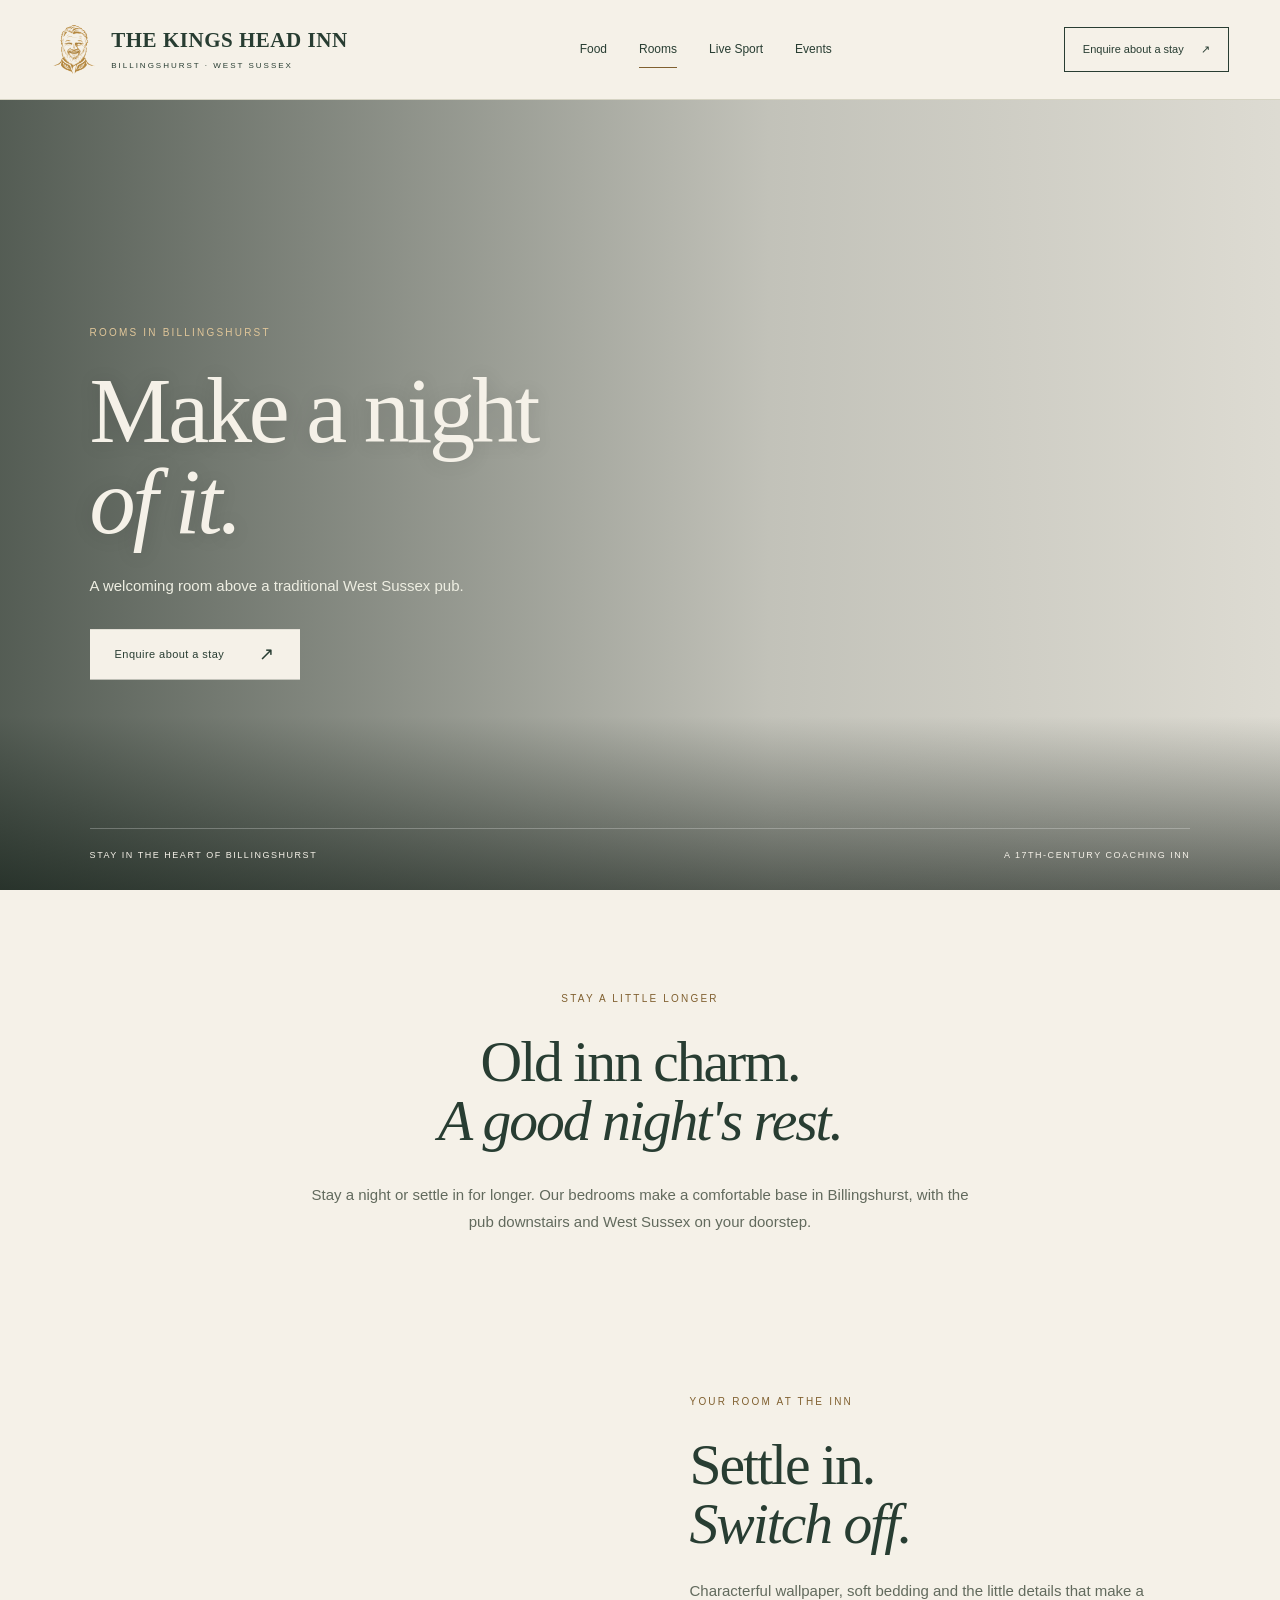
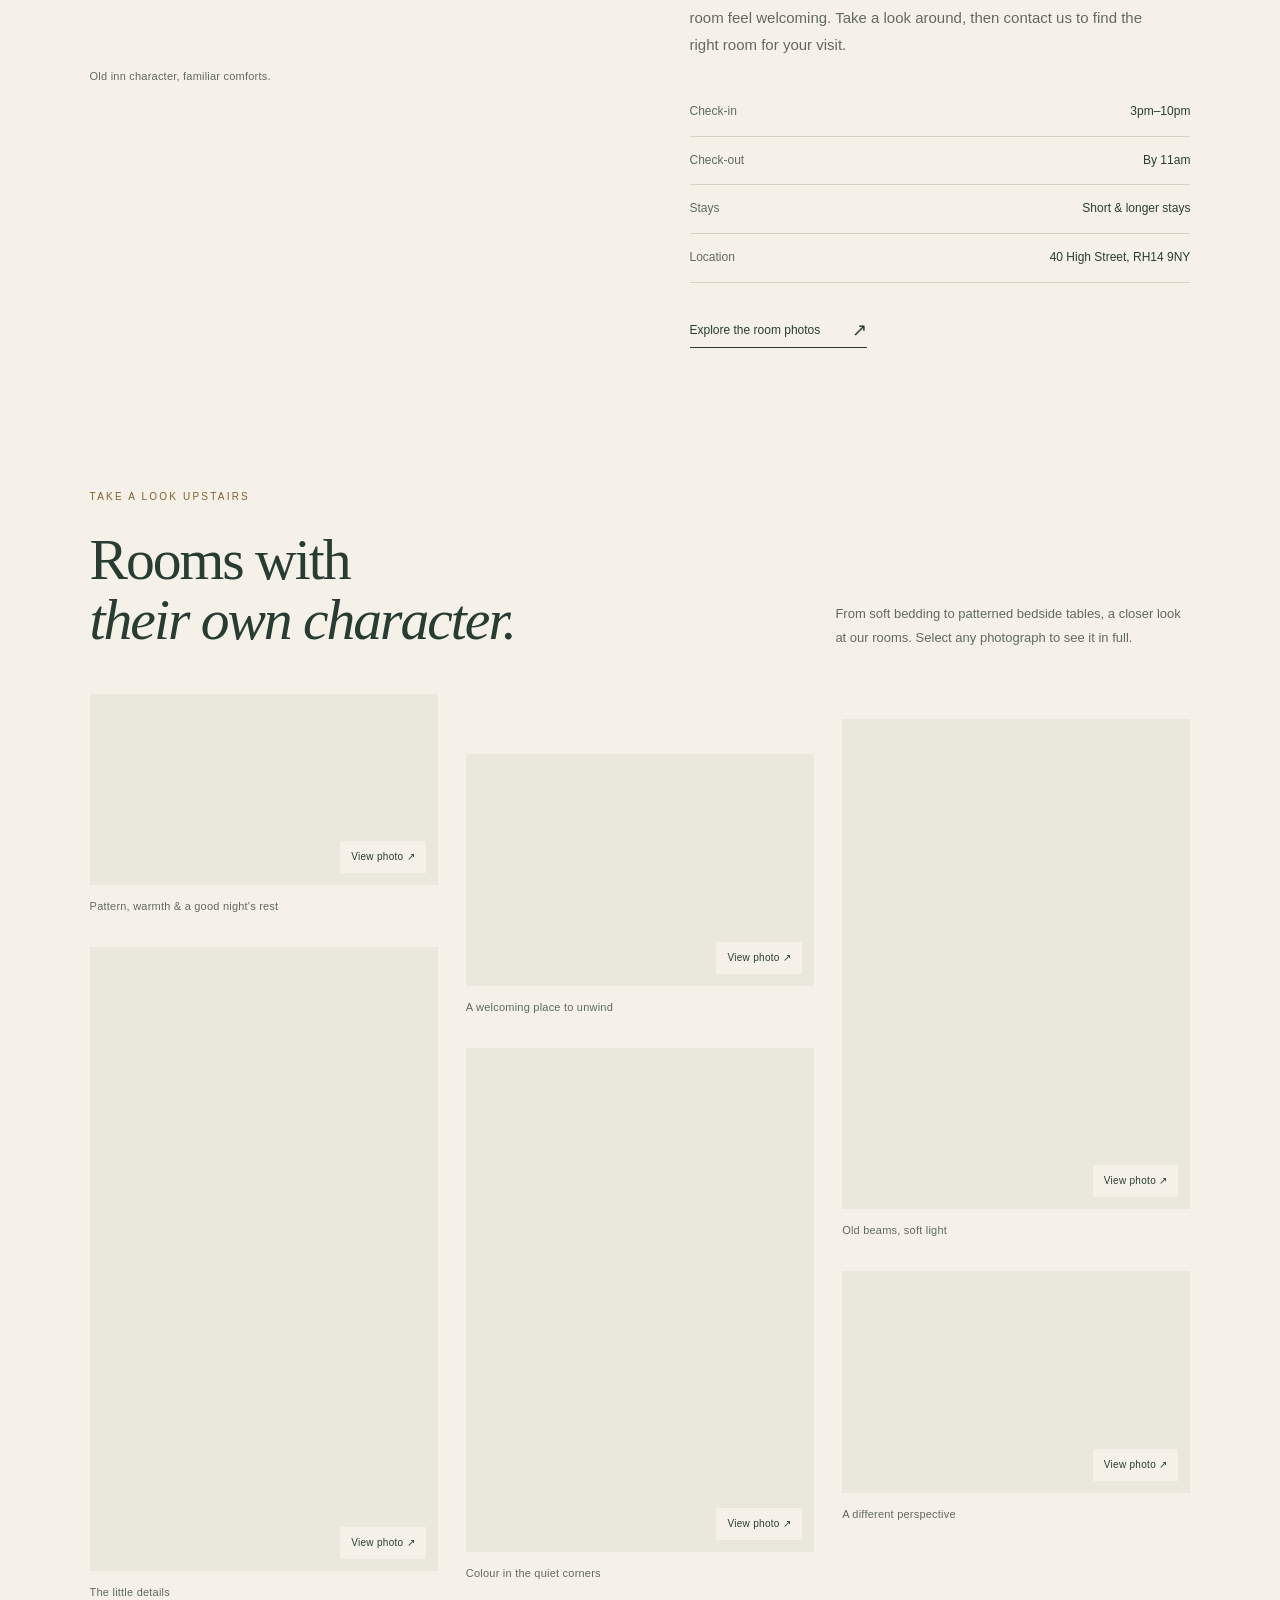
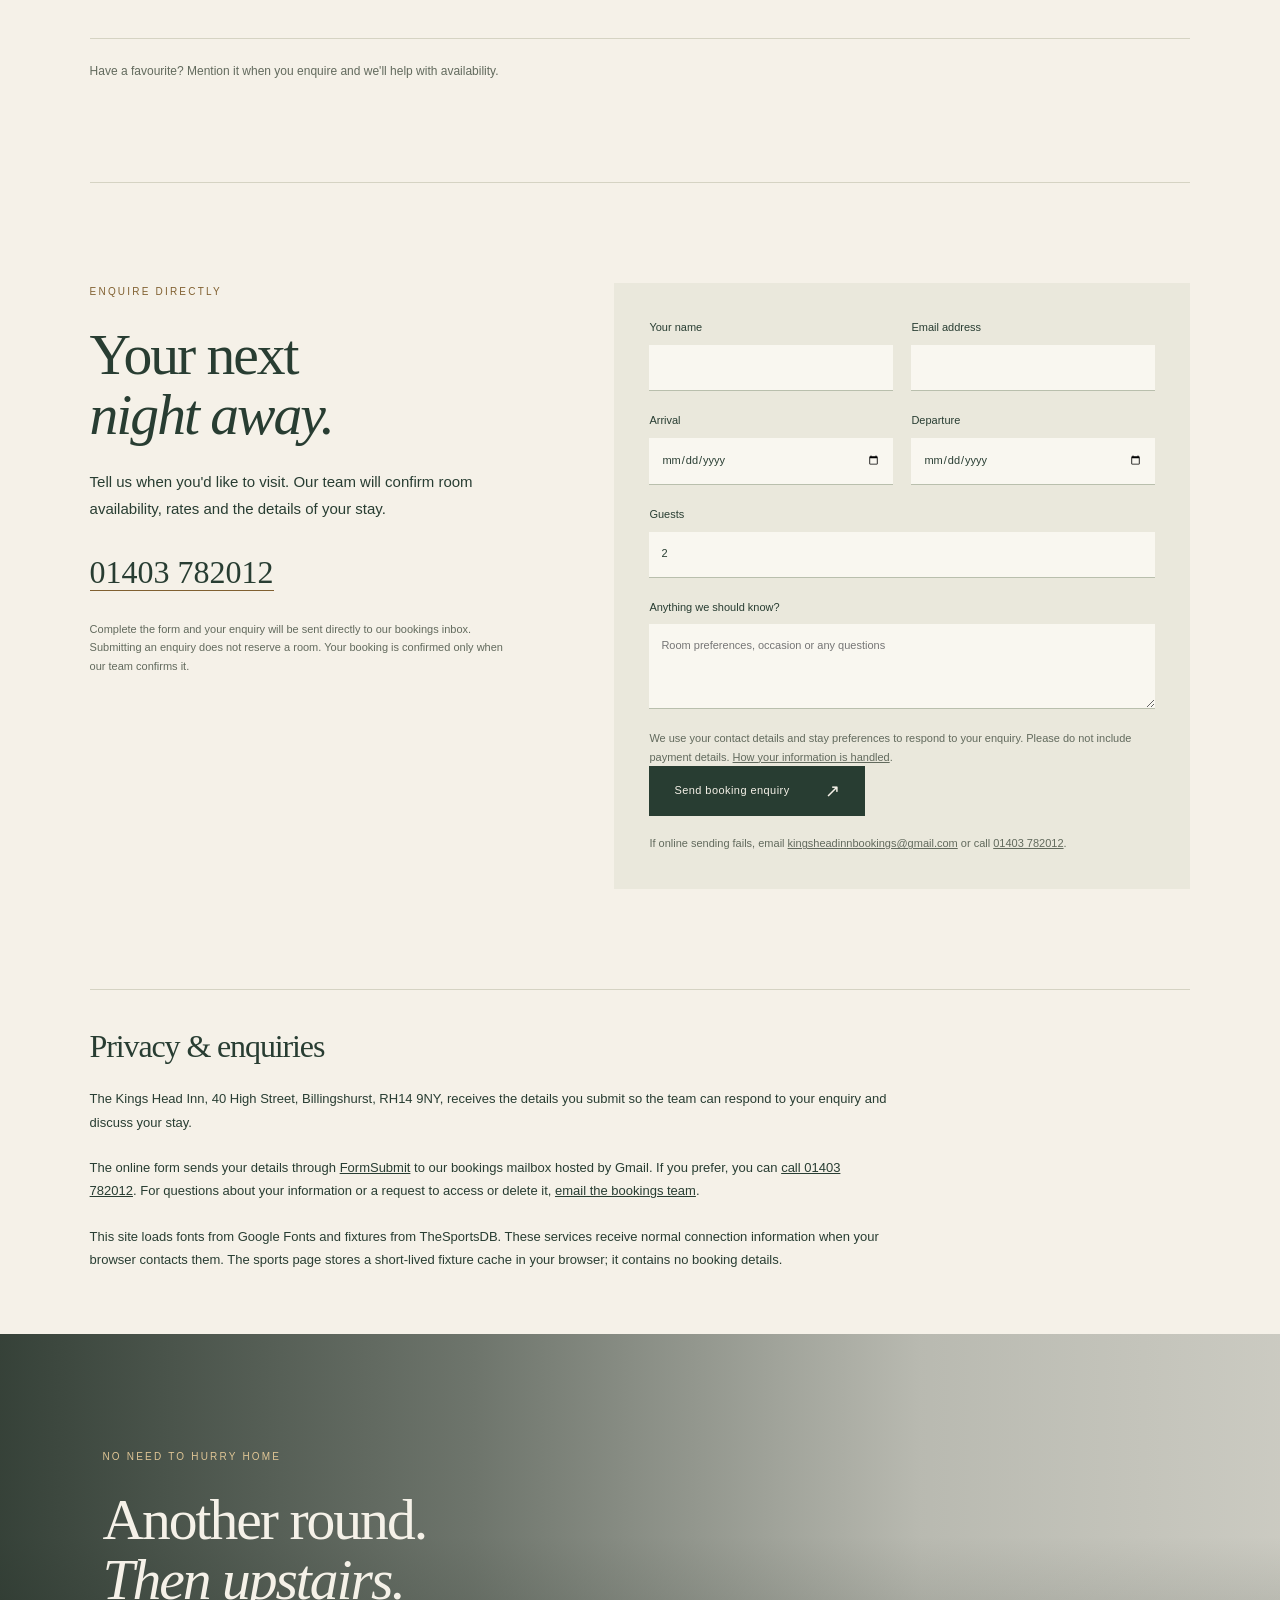
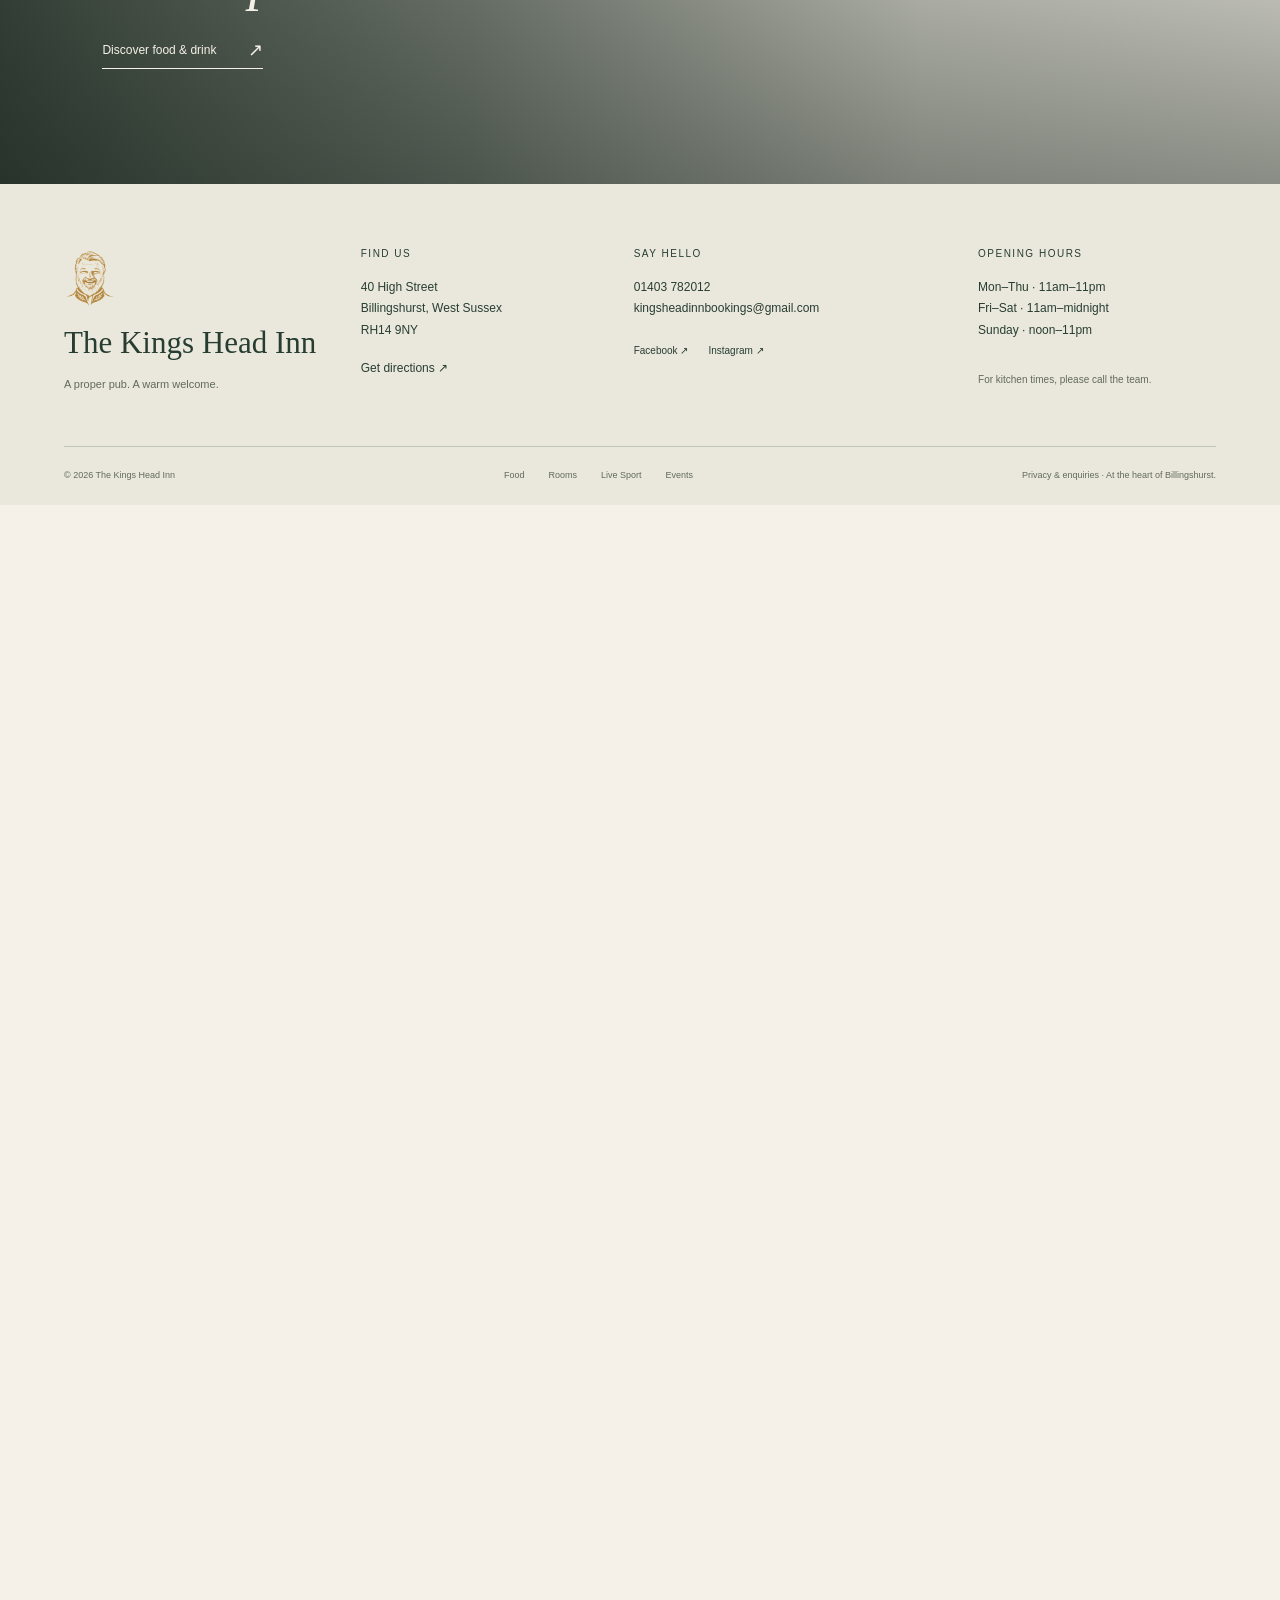
<file: reservation.html>
<!doctype html><html lang="en-GB"><head><meta charset="utf-8"><meta name="viewport" content="width=device-width, initial-scale=1"><meta http-equiv="refresh" content="0;url=rooms.html"><link rel="canonical" href="https://thekingsheadinn.pub/rooms.html"><link rel="icon" type="image/png" sizes="64x64" href="images/favicon.png?v=2"><title>The Kings Head Inn</title></head><body><p>Continue to <a href="rooms.html">The Kings Head Inn</a>.</p></body></html>
</file>
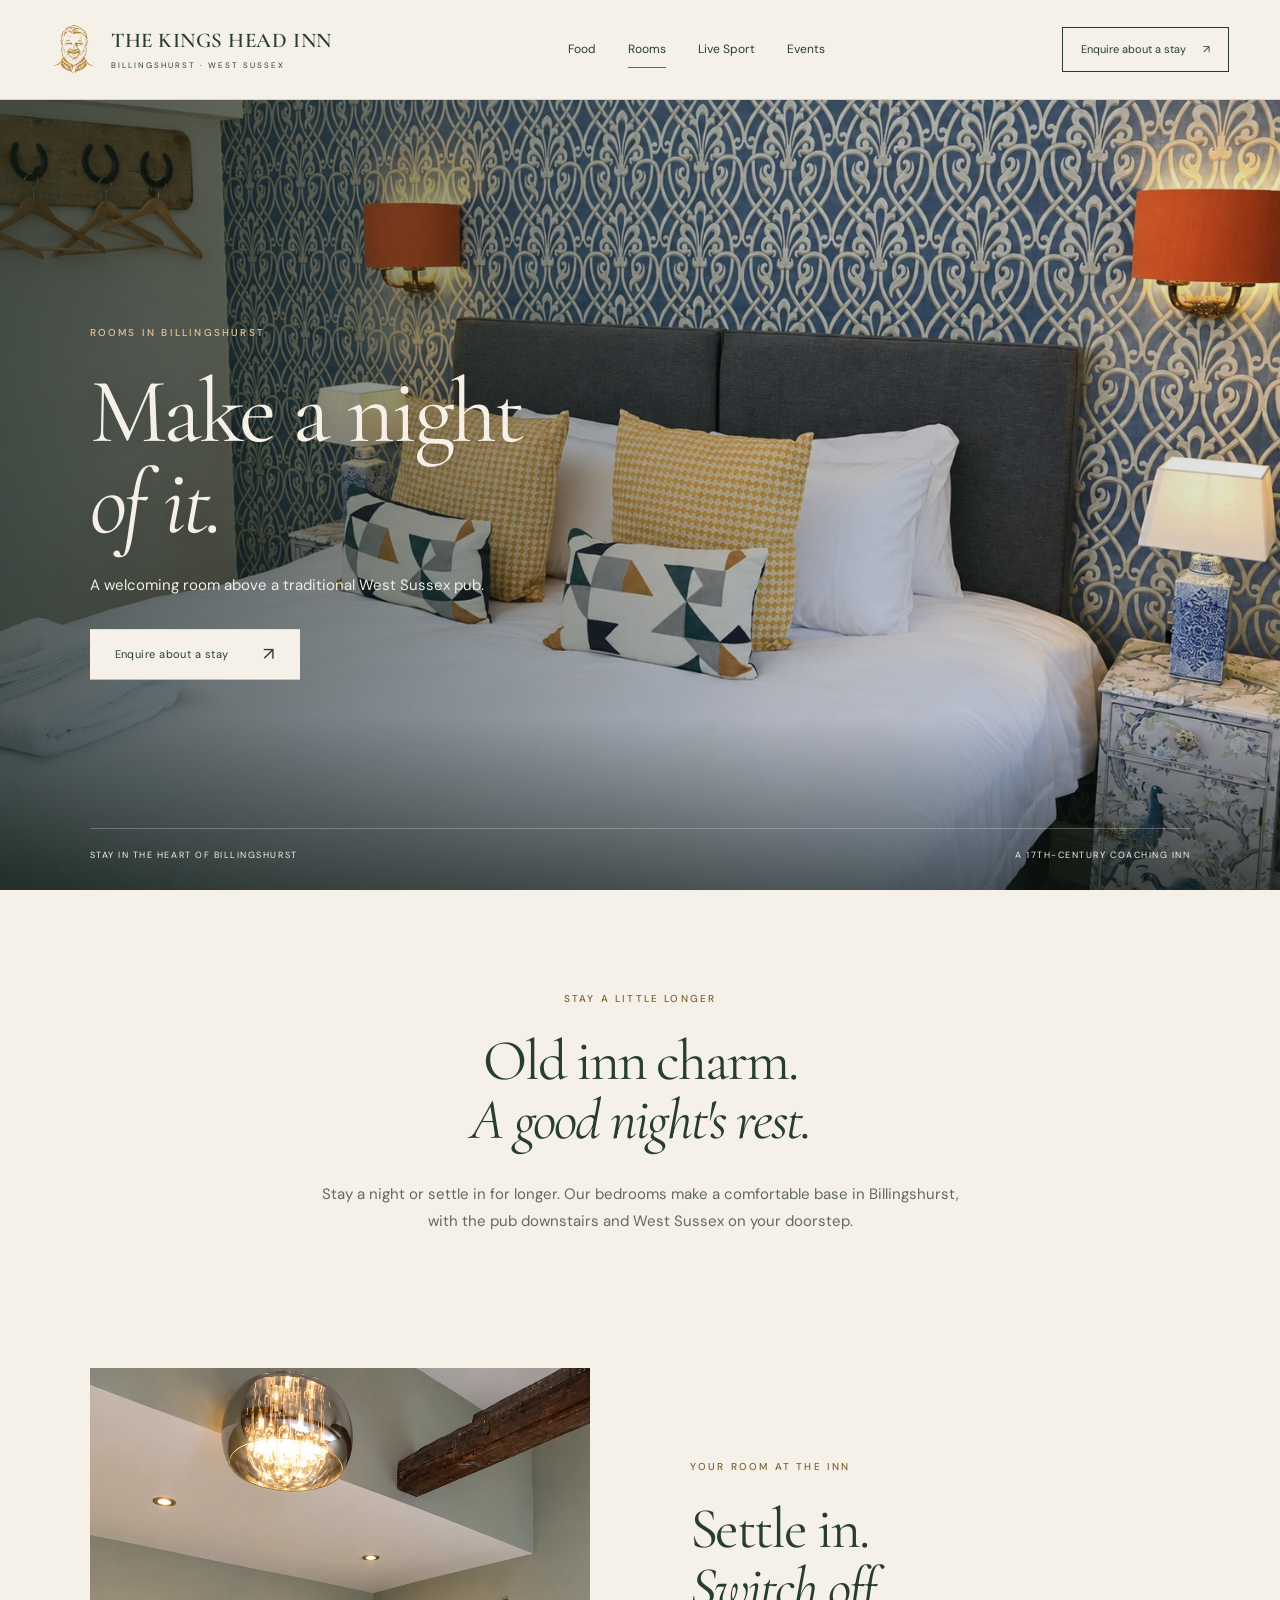
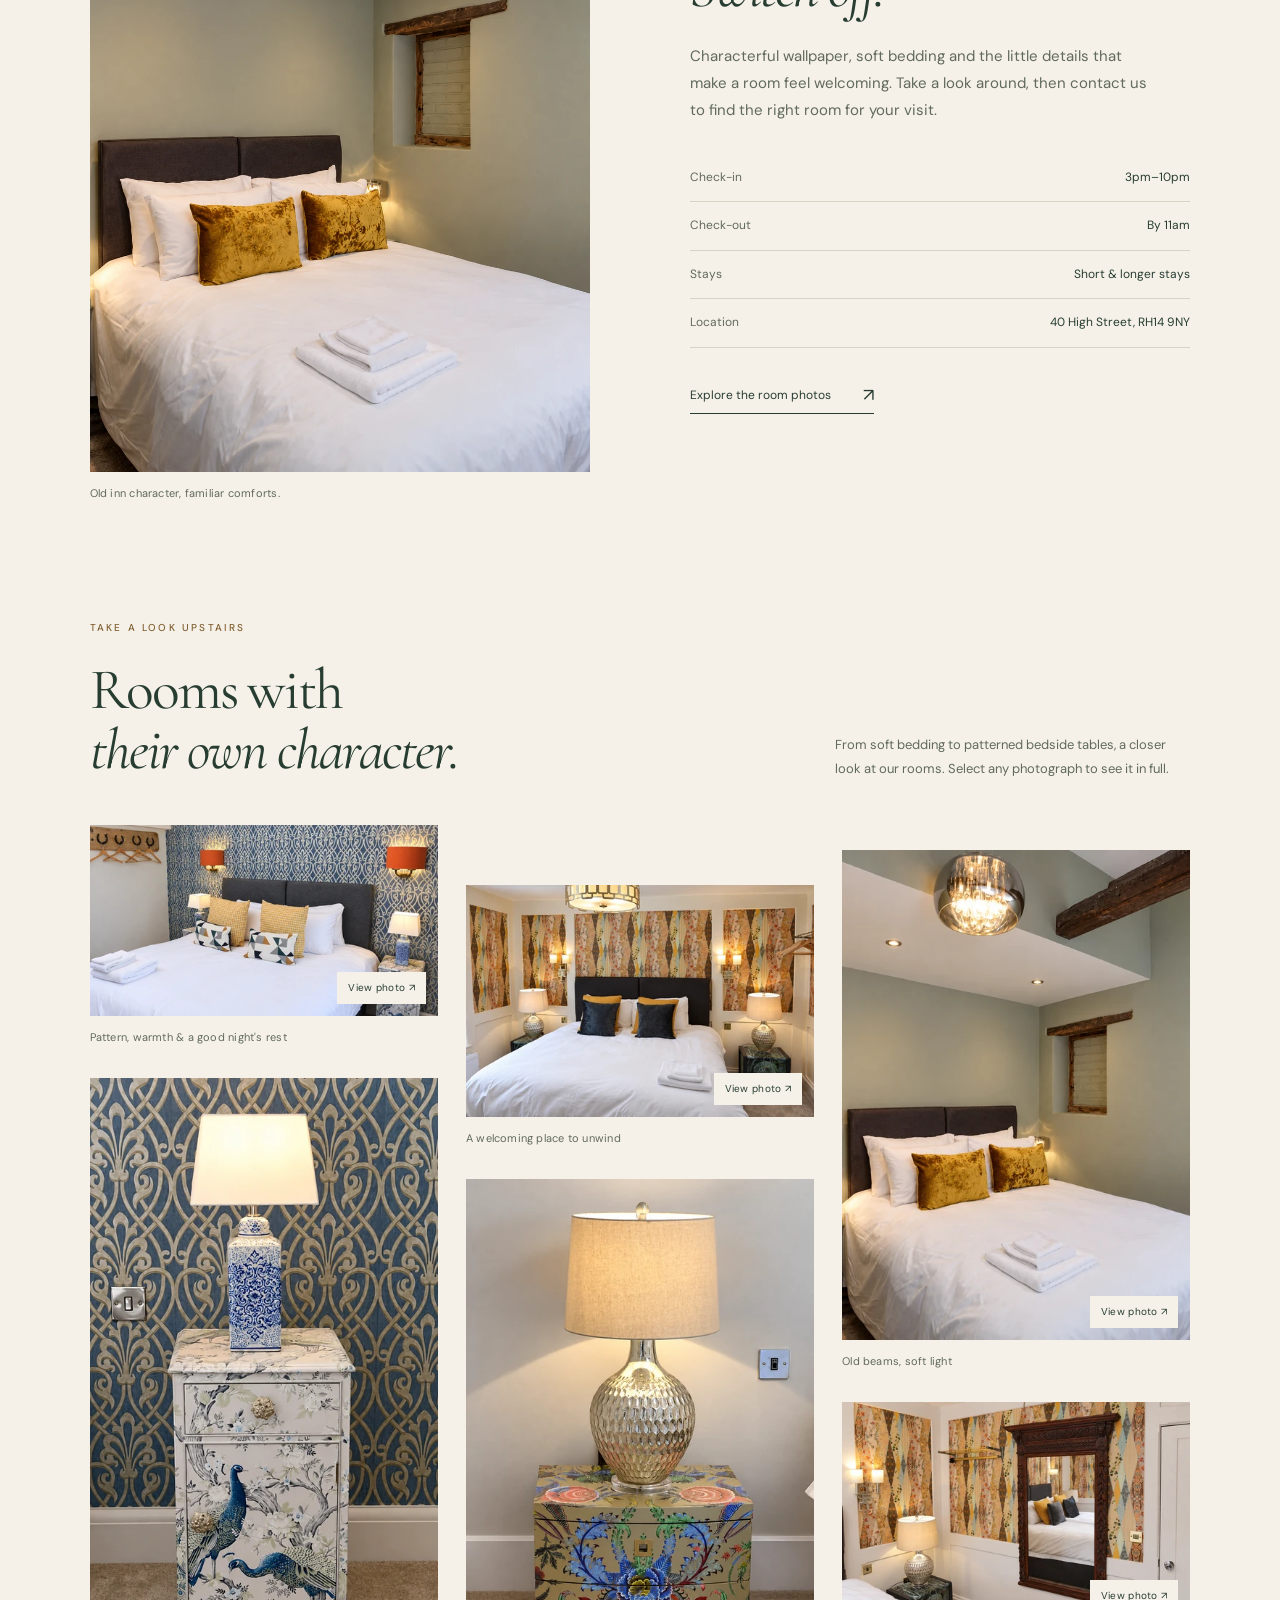
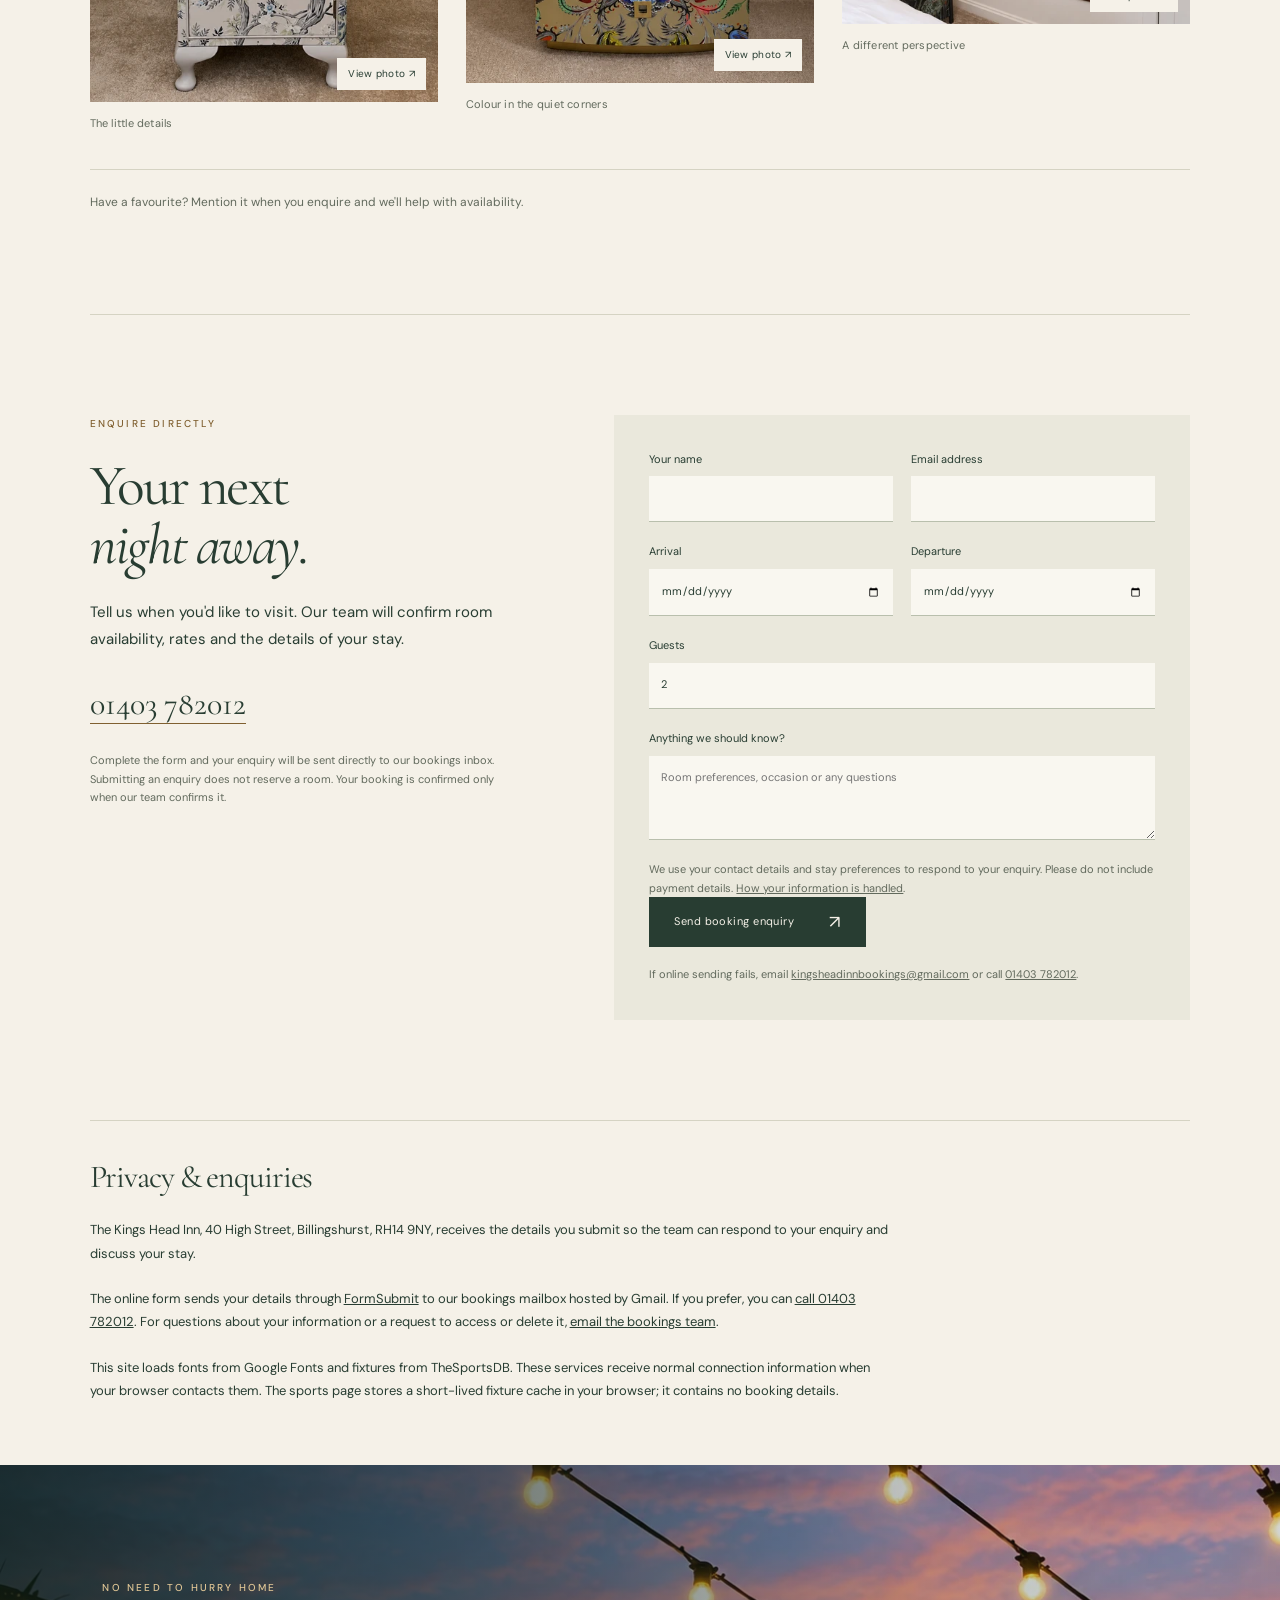
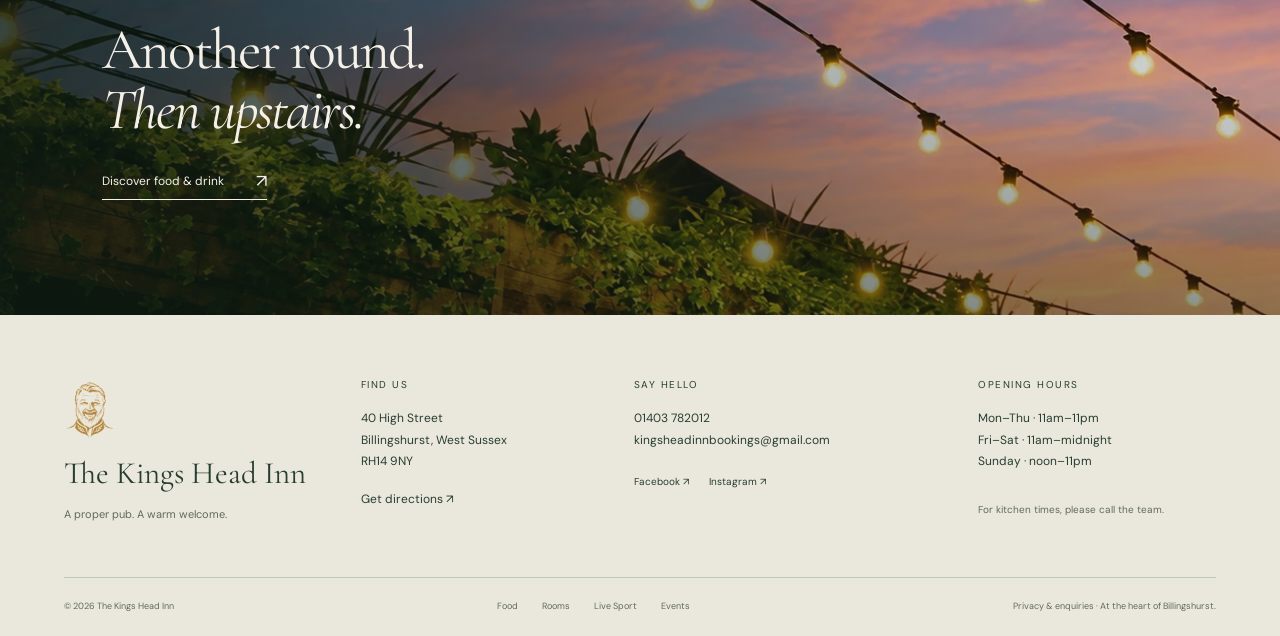
<file: rooms.html>
<!doctype html>
<html lang="en-GB">
<head><meta charset="utf-8"><meta name="viewport" content="width=device-width, initial-scale=1"><title>Rooms in Billingshurst | The Kings Head Inn</title><meta name="description" content="Stay at The Kings Head Inn in Billingshurst, West Sussex. Explore our bedroom photos and enquire directly about room availability, rates and your stay."><meta name="theme-color" content="#283d32"><link rel="icon" type="image/png" sizes="64x64" href="images/favicon.png?v=2"><link rel="preconnect" href="https://fonts.googleapis.com"><link rel="preconnect" href="https://fonts.gstatic.com" crossorigin><link href="https://fonts.googleapis.com/css2?family=Cormorant+Garamond:ital,wght@0,400;0,500;0,600;1,400;1,500&amp;family=DM+Sans:wght@400;500;600&amp;display=swap" rel="stylesheet"><link rel="stylesheet" href="css/site.css?v=20260913"><link rel="stylesheet" href="css/rooms.css"><script defer src="js/site.js?v=20260913"></script><script defer src="js/room-gallery.js"></script>
<link rel="canonical" href="https://thekingsheadinn.pub/rooms.html">
<meta property="og:type" content="website">
<meta property="og:locale" content="en_GB">
<meta property="og:site_name" content="The Kings Head Inn">
<meta property="og:title" content="Rooms in Billingshurst | The Kings Head Inn">
<meta property="og:description" content="Stay at The Kings Head Inn in Billingshurst, West Sussex. Explore our bedroom photos and enquire directly about room availability, rates and your stay.">
<meta property="og:url" content="https://thekingsheadinn.pub/rooms.html">
<meta property="og:image" content="https://thekingsheadinn.pub/images/web/room-1-1692.webp">
<meta property="og:image:alt" content="A bedroom at The Kings Head Inn">
<meta name="twitter:card" content="summary_large_image">
<meta name="twitter:title" content="Rooms in Billingshurst | The Kings Head Inn">
<meta name="twitter:description" content="Stay at The Kings Head Inn in Billingshurst, West Sussex. Explore our bedroom photos and enquire directly about room availability, rates and your stay.">
<meta name="twitter:image" content="https://thekingsheadinn.pub/images/web/room-1-1692.webp">
<meta name="twitter:image:alt" content="A bedroom at The Kings Head Inn">
<meta name="referrer" content="strict-origin-when-cross-origin">
<script type="application/ld+json">
{
  "@context": "https://schema.org",
  "@graph": [
    {
      "@type": "BarOrPub",
      "@id": "https://thekingsheadinn.pub/#inn",
      "name": "The Kings Head Inn",
      "url": "https://thekingsheadinn.pub/food.html",
      "telephone": "+441403782012",
      "email": "kingsheadinnbookings@gmail.com",
      "image": "https://thekingsheadinn.pub/images/KingsHeadOutsideSquare.png",
      "logo": "https://thekingsheadinn.pub/images/kings-head-mark.png",
      "address": {
        "@type": "PostalAddress",
        "streetAddress": "40 High Street",
        "addressLocality": "Billingshurst",
        "addressRegion": "West Sussex",
        "postalCode": "RH14 9NY",
        "addressCountry": "GB"
      },
      "openingHoursSpecification": [
        {
          "@type": "OpeningHoursSpecification",
          "dayOfWeek": [
            "Monday",
            "Tuesday",
            "Wednesday",
            "Thursday"
          ],
          "opens": "11:00",
          "closes": "23:00"
        },
        {
          "@type": "OpeningHoursSpecification",
          "dayOfWeek": [
            "Friday",
            "Saturday"
          ],
          "opens": "11:00",
          "closes": "00:00"
        },
        {
          "@type": "OpeningHoursSpecification",
          "dayOfWeek": "Sunday",
          "opens": "12:00",
          "closes": "23:00"
        }
      ]
    },
    {
      "@type": "WebSite",
      "@id": "https://thekingsheadinn.pub/#website",
      "url": "https://thekingsheadinn.pub/",
      "name": "The Kings Head Inn",
      "inLanguage": "en-GB",
      "publisher": {
        "@id": "https://thekingsheadinn.pub/#inn"
      }
    },
    {
      "@type": "WebPage",
      "@id": "https://thekingsheadinn.pub/rooms.html#webpage",
      "url": "https://thekingsheadinn.pub/rooms.html",
      "name": "Rooms in Billingshurst | The Kings Head Inn",
      "description": "Stay at The Kings Head Inn in Billingshurst, West Sussex. Explore our bedroom photos and enquire directly about room availability, rates and your stay.",
      "inLanguage": "en-GB",
      "isPartOf": {
        "@id": "https://thekingsheadinn.pub/#website"
      },
      "about": {
        "@id": "https://thekingsheadinn.pub/#inn"
      }
    }
  ]
}
</script>
</head>
<body><a class="skip-link" href="#main">Skip to content</a><header class="site-header"><a class="brand" href="food.html" aria-label="The Kings Head Inn — Food"><img class="brand-icon" src="images/kings-head-mark.png" width="320" height="368" alt="" aria-hidden="true"><span>THE KINGS HEAD INN<small>BILLINGSHURST · WEST SUSSEX</small></span></a><button class="menu-toggle" aria-expanded="false" aria-controls="site-nav">Menu <span aria-hidden="true">☰</span></button><nav id="site-nav" class="site-nav" aria-label="Main navigation"><a href="food.html">Food</a><a href="rooms.html" aria-current="page">Rooms</a><a href="live-sport.html">Live Sport</a><a href="events.html">Events</a></nav><a class="header-book" href="rooms.html#stay">Enquire about a stay <span aria-hidden="true">↗</span></a></header><main id="main">
<section class="hero hero-rooms"><img class="hero-image" src="images/web/room-1-1692.webp" srcset="images/web/room-1-480.webp 480w, images/web/room-1-960.webp 960w, images/web/room-1-1692.webp 1692w" sizes="100vw" width="1692" height="929" alt="White bedding and mustard cushions against blue patterned wallpaper" fetchpriority="high" decoding="async"><div class="hero-shade"></div><div class="hero-copy"><p class="eyebrow">Rooms in Billingshurst</p><h1>Make a night<br><em>of it.</em></h1><p>A welcoming room above a traditional West Sussex pub.</p><a class="button light" href="#stay">Enquire about a stay <span aria-hidden="true">↗</span></a></div><div class="hero-foot"><span>STAY IN THE HEART OF BILLINGSHURST</span><span>A 17TH-CENTURY COACHING INN</span></div></section>
<section class="intro section"><p class="eyebrow">Stay a little longer</p><h2>Old inn charm.<br><em>A good night's rest.</em></h2><p>Stay a night or settle in for longer. Our bedrooms make a comfortable base in Billingshurst, with the pub downstairs and West Sussex on your doorstep.</p></section>
<section class="editorial room-editorial section"><figure><img src="images/web/room-3-1057.webp" srcset="images/web/room-3-480.webp 480w, images/web/room-3-960.webp 960w, images/web/room-3-1057.webp 1057w" sizes="(max-width: 760px) 87vw, 43vw" width="1057" height="1488" alt="Bedroom with exposed beams, a glass pendant and golden cushions" loading="lazy" decoding="async"><figcaption>Old inn character, familiar comforts.</figcaption></figure><div class="editorial-copy"><p class="eyebrow">Your room at the inn</p><h2>Settle in.<br><em>Switch off.</em></h2><p>Characterful wallpaper, soft bedding and the little details that make a room feel welcoming. Take a look around, then contact us to find the right room for your visit.</p><dl class="stay-details"><div><dt>Check-in</dt><dd>3pm–10pm</dd></div><div><dt>Check-out</dt><dd>By 11am</dd></div><div><dt>Stays</dt><dd>Short &amp; longer stays</dd></div><div><dt>Location</dt><dd>40 High Street, RH14 9NY</dd></div></dl><a class="text-link" href="#gallery">Explore the room photos <span aria-hidden="true">↗</span></a></div></section>
<section class="room-gallery section" id="gallery" aria-labelledby="gallery-title">
<div class="section-heading"><div><p class="eyebrow">Take a look upstairs</p><h2 id="gallery-title">Rooms with<br><em>their own character.</em></h2></div><p>From soft bedding to patterned bedside tables, a closer look at our rooms. Select any photograph to see it in full.</p></div>
<div class="room-gallery-grid"><div class="room-gallery-column"><figure class="room-photo"><a href="images/web/room-1-1692.webp" class="room-photo-link" data-room-photo data-caption="Pattern, warmth & a good night's rest" aria-label="Enlarge photo: White bedding and mustard cushions against blue patterned wallpaper" aria-haspopup="dialog"><img src="images/web/room-1-1692.webp" srcset="images/web/room-1-480.webp 480w, images/web/room-1-960.webp 960w, images/web/room-1-1692.webp 1692w" sizes="(max-width: 760px) 87vw, 28vw" width="1692" height="929" alt="White bedding and mustard cushions against blue patterned wallpaper" loading="lazy" decoding="async"><span class="room-photo-open" aria-hidden="true">View photo ↗</span></a><figcaption>Pattern, warmth & a good night's rest</figcaption></figure>
<figure class="room-photo"><a href="images/web/room-4-937.webp" class="room-photo-link" data-room-photo data-caption="The little details" aria-label="Enlarge photo: Blue ceramic lamp on a peacock-patterned bedside cabinet" aria-haspopup="dialog"><img src="images/web/room-4-937.webp" srcset="images/web/room-4-480.webp 480w, images/web/room-4-937.webp 937w" sizes="(max-width: 760px) 87vw, 28vw" width="937" height="1679" alt="Blue ceramic lamp on a peacock-patterned bedside cabinet" loading="lazy" decoding="async"><span class="room-photo-open" aria-hidden="true">View photo ↗</span></a><figcaption>The little details</figcaption></figure></div>
<div class="room-gallery-column"><figure class="room-photo"><a href="images/web/room-6-1536.webp" class="room-photo-link" data-room-photo data-caption="A welcoming place to unwind" aria-label="Enlarge photo: Bedroom with patterned wall panels, silver lamps and dark cushions" aria-haspopup="dialog"><img src="images/web/room-6-1536.webp" srcset="images/web/room-6-480.webp 480w, images/web/room-6-960.webp 960w, images/web/room-6-1536.webp 1536w" sizes="(max-width: 760px) 87vw, 28vw" width="1536" height="1024" alt="Bedroom with patterned wall panels, silver lamps and dark cushions" loading="lazy" decoding="async"><span class="room-photo-open" aria-hidden="true">View photo ↗</span></a><figcaption>A welcoming place to unwind</figcaption></figure>
<figure class="room-photo"><a href="images/web/room-7-1042.webp" class="room-photo-link" data-room-photo data-caption="Colour in the quiet corners" aria-label="Enlarge photo: Silver lamp and colourful floral bedside drawers" aria-haspopup="dialog"><img src="images/web/room-7-1042.webp" srcset="images/web/room-7-480.webp 480w, images/web/room-7-960.webp 960w, images/web/room-7-1042.webp 1042w" sizes="(max-width: 760px) 87vw, 28vw" width="1042" height="1509" alt="Silver lamp and colourful floral bedside drawers" loading="lazy" decoding="async"><span class="room-photo-open" aria-hidden="true">View photo ↗</span></a><figcaption>Colour in the quiet corners</figcaption></figure></div>
<div class="room-gallery-column"><figure class="room-photo"><a href="images/web/room-3-1057.webp" class="room-photo-link" data-room-photo data-caption="Old beams, soft light" aria-label="Enlarge photo: Bedroom with exposed beams, a glass pendant and golden cushions" aria-haspopup="dialog"><img src="images/web/room-3-1057.webp" srcset="images/web/room-3-480.webp 480w, images/web/room-3-960.webp 960w, images/web/room-3-1057.webp 1057w" sizes="(max-width: 760px) 87vw, 28vw" width="1057" height="1488" alt="Bedroom with exposed beams, a glass pendant and golden cushions" loading="lazy" decoding="async"><span class="room-photo-open" aria-hidden="true">View photo ↗</span></a><figcaption>Old beams, soft light</figcaption></figure>
<figure class="room-photo"><a href="images/web/room-2-1570.webp" class="room-photo-link" data-room-photo data-caption="A different perspective" aria-label="Enlarge photo: Carved wooden mirror reflecting the bed beside a silver lamp" aria-haspopup="dialog"><img src="images/web/room-2-1570.webp" srcset="images/web/room-2-480.webp 480w, images/web/room-2-960.webp 960w, images/web/room-2-1570.webp 1570w" sizes="(max-width: 760px) 87vw, 28vw" width="1570" height="1001" alt="Carved wooden mirror reflecting the bed beside a silver lamp" loading="lazy" decoding="async"><span class="room-photo-open" aria-hidden="true">View photo ↗</span></a><figcaption>A different perspective</figcaption></figure></div></div>
<p class="room-gallery-note">Have a favourite? Mention it when you enquire and we'll help with availability.</p>
</section>
<dialog class="room-lightbox" id="room-lightbox" aria-labelledby="room-lightbox-title">
<div class="room-lightbox-top"><h2 id="room-lightbox-title">A look around the rooms</h2><button type="button" class="room-lightbox-close" aria-label="Close room photos" autofocus>Close <span aria-hidden="true">×</span></button></div>
<div class="room-lightbox-image" id="room-lightbox-image"></div>
<div class="room-lightbox-bottom"><button type="button" class="room-photo-prev" aria-label="Previous room photo">←</button><p id="room-lightbox-caption" aria-live="polite" aria-atomic="true"></p><button type="button" class="room-photo-next" aria-label="Next room photo">→</button></div>
</dialog>
<section class="stay-enquiry section" id="stay"><div><p class="eyebrow">Enquire directly</p><h2>Your next<br><em>night away.</em></h2><p>Tell us when you'd like to visit. Our team will confirm room availability, rates and the details of your stay.</p><a class="telephone" href="tel:01403782012">01403 782012</a><p class="small-note">Complete the form and your enquiry will be sent directly to our bookings inbox. Submitting an enquiry does not reserve a room. Your booking is confirmed only when our team confirms it.</p></div><form id="stay-form" class="enquiry-form" method="post" data-submit-url="https://formsubmit.co/ajax/kingsheadinnbookings@gmail.com"><input type="hidden" name="_subject" value="New room booking enquiry — The Kings Head Inn"><input type="hidden" name="_template" value="table"><input class="form-honey" type="text" name="_honey" tabindex="-1" autocomplete="off" aria-hidden="true"><div class="form-row"><label>Your name<input name="name" autocomplete="name" required maxlength="100"></label><label>Email address<input type="email" name="email" autocomplete="email" required maxlength="160"></label></div><div class="form-row"><label>Arrival<input type="date" name="arrival" required></label><label>Departure<input type="date" name="departure" required></label></div><label>Guests<input name="guests" type="number" min="1" max="30" value="2" required></label><label>Anything we should know?<textarea name="message" rows="3" maxlength="2000" placeholder="Room preferences, occasion or any questions"></textarea></label><p class="small-note">We use your contact details and stay preferences to respond to your enquiry. Please do not include payment details. <a href="#enquiry-privacy">How your information is handled</a>.</p><button class="button" id="send-enquiry" type="button">Send booking enquiry <span aria-hidden="true">↗</span></button><p id="enquiry-status" class="form-status small-note" role="status" aria-live="polite">If online sending fails, email <a href="mailto:kingsheadinnbookings@gmail.com">kingsheadinnbookings@gmail.com</a> or call <a href="tel:01403782012">01403 782012</a>.</p><noscript><p class="form-status is-error">The online form needs JavaScript. Please email <a href="mailto:kingsheadinnbookings@gmail.com">kingsheadinnbookings@gmail.com</a> or call <a href="tel:01403782012">01403 782012</a>.</p></noscript></form></section>
<section class="enquiry-privacy section" id="enquiry-privacy" aria-labelledby="privacy-title"><h2 id="privacy-title">Privacy &amp; enquiries</h2><p>The Kings Head Inn, 40 High Street, Billingshurst, RH14 9NY, receives the details you submit so the team can respond to your enquiry and discuss your stay.</p><p>The online form sends your details through <a href="https://formsubmit.co/privacy.pdf">FormSubmit</a> to our bookings mailbox hosted by Gmail. If you prefer, you can <a href="tel:01403782012">call 01403 782012</a>. For questions about your information or a request to access or delete it, <a href="mailto:kingsheadinnbookings@gmail.com">email the bookings team</a>.</p><p>This site loads fonts from Google Fonts and fixtures from TheSportsDB. These services receive normal connection information when your browser contacts them. The sports page stores a short-lived fixture cache in your browser; it contains no booking details.</p></section>
<section class="image-banner rooms-night-banner"><img src="images/web/night-garden-1300.webp" srcset="images/web/night-garden-640.webp 640w, images/web/night-garden-1200.webp 1200w, images/web/night-garden-1300.webp 1300w" sizes="100vw" width="1300" height="1210" alt="Warm string lights above the leafy courtyard at twilight" loading="lazy" decoding="async"><div><p class="eyebrow">No need to hurry home</p><h2>Another round.<br><em>Then upstairs.</em></h2><a class="text-link" href="food.html">Discover food & drink <span aria-hidden="true">↗</span></a></div></section></main><footer class="site-footer"><div class="footer-top"><div class="footer-brand"><img class="brand-icon" src="images/kings-head-mark.png" width="320" height="368" alt="" aria-hidden="true"><p>The Kings Head Inn</p><span>A proper pub. A warm welcome.</span></div><div><h2>Find us</h2><address>40 High Street<br>Billingshurst, West Sussex<br>RH14 9NY</address><a href="https://www.google.com/maps/search/?api=1&amp;query=The+Kings+Head+Inn+40+High+Street+Billingshurst">Get directions ↗</a></div><div><h2>Say hello</h2><a href="tel:01403782012">01403 782012</a><a class="email-link" href="mailto:kingsheadinnbookings@gmail.com">kingsheadinnbookings@gmail.com</a><div class="social-links"><a href="https://www.facebook.com/thekingsheadbillingshurst/">Facebook ↗</a><a href="https://www.instagram.com/kingsheadbhurst/">Instagram ↗</a></div></div><div><h2>Opening hours</h2><p>Mon–Thu · 11am–11pm<br>Fri–Sat · 11am–midnight<br>Sunday · noon–11pm</p><small>For kitchen times, please call the team.</small></div></div><div class="footer-bottom"><span>© <span data-year>2026</span> The Kings Head Inn</span><nav aria-label="Footer navigation"><a href="food.html">Food</a><a href="rooms.html">Rooms</a><a href="live-sport.html">Live Sport</a><a href="events.html">Events</a></nav><span><a href="rooms.html#enquiry-privacy">Privacy &amp; enquiries</a> · At the heart of Billingshurst.</span></div></footer></body>
</html>
</file>
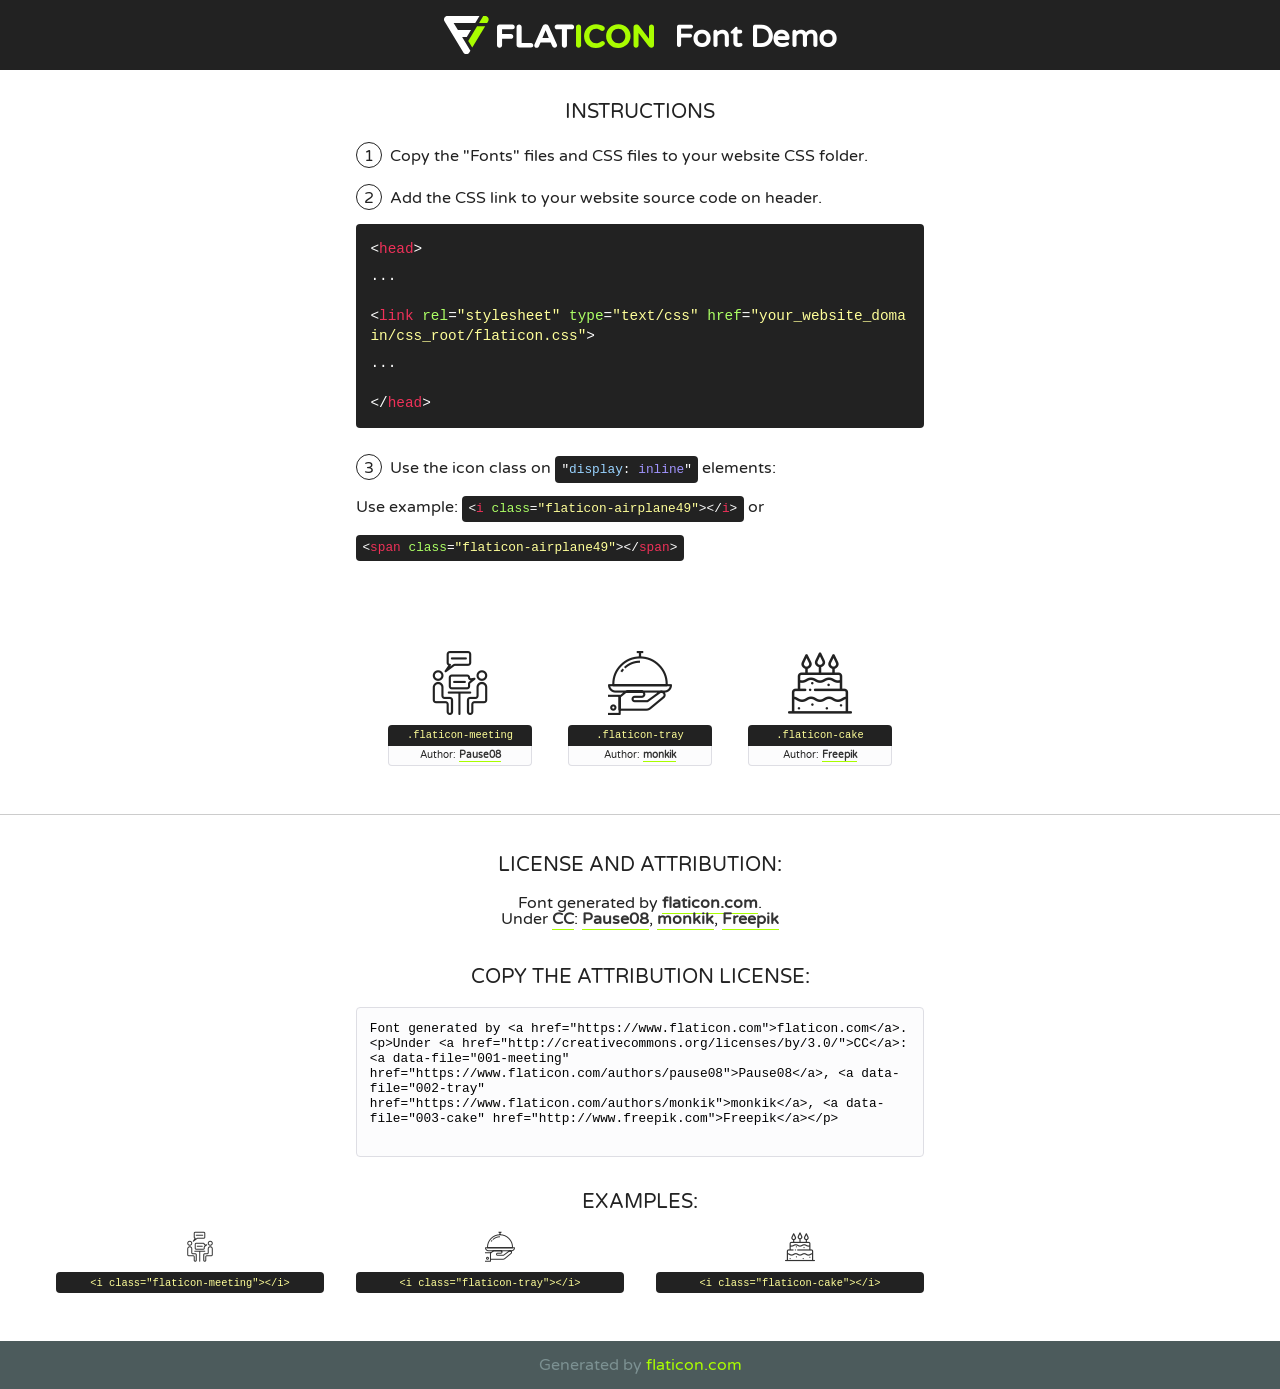
<file: fonts/flaticon/font/flaticon.html>
<!DOCTYPE html>
<!--
  Flaticon icon font: Flaticon
  Creation date: 25/06/2019 04:34
-->
<html>
<!DOCTYPE html>
<html>

<head>
    <title>Flaticon WebFont</title>
    <link href="http://fonts.googleapis.com/css?family=Varela+Round" rel="stylesheet" type="text/css" />
    <link rel="stylesheet" type="text/css" href="flaticon.css">
    <meta charset="UTF-8">
    <style>
    html, body, div, span, applet, object, iframe,
    h1, h2, h3, h4, h5, h6, p, blockquote, pre,
    a, abbr, acronym, address, big, cite, code,
    del, dfn, em, img, ins, kbd, q, s, samp,
    small, strike, strong, sub, sup, tt, var,
    b, u, i, center,
    dl, dt, dd, ol, ul, li,
    fieldset, form, label, legend,
    table, caption, tbody, tfoot, thead, tr, th, td,
    article, aside, canvas, details, embed, 
    figure, figcaption, footer, header, hgroup, 
    menu, nav, output, ruby, section, summary,
    time, mark, audio, video {
        margin: 0;
        padding: 0;
        border: 0;
        font-size: 100%;
        font: inherit;
        vertical-align: baseline;
    }
    /* HTML5 display-role reset for older browsers */
    article, aside, details, figcaption, figure, 
    footer, header, hgroup, menu, nav, section {
        display: block;
    }
    body {
        line-height: 1;
    }
    ol, ul {
        list-style: none;
    }
    blockquote, q {
        quotes: none;
    }
    blockquote:before, blockquote:after,
    q:before, q:after {
        content: '';
        content: none;
    }
    table {
        border-collapse: collapse;
        border-spacing: 0;
    }
    body {
        font-family: 'Varela Round', Helvetica, Arial, sans-serif;
        font-size: 16px;
        color: #222;
    }
    a {
        color: #333;
        border-bottom: 1px solid #a9fd00;
        font-weight: bold;
        text-decoration: none;
    }
    * {
        -moz-box-sizing: border-box;
        -webkit-box-sizing: border-box;
        box-sizing: border-box;
        margin: 0;
        padding: 0;
    }
    [class^="flaticon-"]:before, [class*=" flaticon-"]:before, [class^="flaticon-"]:after, [class*=" flaticon-"]:after {
        font-family: Flaticon;
        font-size: 30px;
        font-style: normal;
        margin-left: 20px;
        color: #333;
    }
    .wrapper {
        max-width: 600px;
        margin: auto;
        padding: 0 1em;
    }
    .title {
        font-size: 1.25em;
        text-align: center;
        margin-bottom: 1em;
        text-transform: uppercase;
    }
    header {
        text-align: center;
        background-color: #222;
        color: #fff;
        padding: 1em;
    }
    header .logo {
        width: 210px;
        height: 38px;
        display: inline-block;
        vertical-align: middle;
        margin-right: 1em;
        border: none;
    }
    header strong {
        font-size: 1.95em;
        font-weight: bold;
        vertical-align: middle;
        margin-top: 5px;
        display: inline-block;
    }
    .demo {
        margin: 2em auto;
        line-height: 1.25em;
    }
    .demo ul li {
        margin-bottom: 1em;
    }
    .demo ul li .num {
        color: #222;
        border-radius: 20px;
        display: inline-block;
        width: 26px;
        padding: 3px;
        height: 26px;
        text-align: center;
        margin-right: 0.5em;
        border: 1px solid #222;
    }
    .demo ul li code {
        background-color: #222;
        border-radius: 4px;
        padding: 0.25em 0.5em;
        display: inline-block;
        color: #fff;
        font-family: Consolas,Monaco,Lucida Console,Liberation Mono,DejaVu Sans Mono,Bitstream Vera Sans Mono,Courier New, monospace;
        font-weight: lighter;
        margin-top: 1em;
        font-size: 0.8em;
        word-break: break-all;
    }
    .demo ul li code.big {
        padding: 1em;
        font-size: 0.9em;
    }
    .demo ul li code .red {
        color: #EF3159;
    }
    .demo ul li code .green {
        color: #ACFF65;
    }
    .demo ul li code .yellow {
        color: #FFFF99;
    }
    .demo ul li code .blue {
        color: #99D3FF;
    }
    .demo ul li code .purple {
        color: #A295FF;
    }
    .demo ul li code .dots {
        margin-top: 0.5em;
        display: block;
    }
    #glyphs {
        border-bottom: 1px solid #ccc;
        padding: 2em 0;
        text-align: center;
    }
    .glyph {
        display: inline-block;
        width: 9em;
        margin: 1em;
        text-align: center;
        vertical-align: top;
        background: #FFF;
    }
    .glyph .glyph-icon {
        padding: 10px;
        display: block;
        font-family:"Flaticon";
        font-size: 64px;
        line-height: 1;
    }
    .glyph .glyph-icon:before {
        font-size: 64px;
        color: #222;
        margin-left: 0;
    }
    .class-name {
        font-size: 0.65em;
        background-color: #222;
        color: #fff;
        border-radius: 4px 4px 0 0;
        padding: 0.5em;
        color: #FFFF99;
        font-family: Consolas,Monaco,Lucida Console,Liberation Mono,DejaVu Sans Mono,Bitstream Vera Sans Mono,Courier New, monospace;
    }
    .author-name {
        font-size: 0.6em;
        background-color: #fcfcfd;
        border: 1px solid #DEDEE4;
        border-top: 0;
        border-radius: 0 0 4px 4px;
        padding: 0.5em;
    }
    .class-name:last-child {
        font-size: 10px;
        color:#888;
    }
    .class-name:last-child a {
        font-size: 10px;
        color:#555;
    }
    .class-name:last-child a:hover {
        color:#a9fd00;
    }
    .glyph > input {
        display: block;
        width: 100px;
        margin: 5px auto;
        text-align: center;
        font-size: 12px;
        cursor: text;
    }
    .glyph > input.icon-input {
        font-family:"Flaticon";
        font-size: 16px;
        margin-bottom: 10px;
    }
    .attribution .title {
        margin-top: 2em;
    }
    .attribution textarea {
        background-color: #fcfcfd;
        padding: 1em;
        border: none;
        box-shadow: none;
        border: 1px solid #DEDEE4;
        border-radius: 4px;
        resize: none;
        width: 100%;
        height: 150px;
        font-size: 0.8em;
        font-family: Consolas,Monaco,Lucida Console,Liberation Mono,DejaVu Sans Mono,Bitstream Vera Sans Mono,Courier New, monospace;
        -webkit-appearance: none;
    }
    .iconsuse {
        margin: 2em auto;
        text-align: center;
        max-width: 1200px;
    }
    .iconsuse:after {
        content: '';
        display: table;
        clear: both;
    }
    .iconsuse .image {
        float: left;
        width: 25%;
        padding: 0 1em;
    }
    .iconsuse .image p {
        margin-bottom: 1em;
    }
    .iconsuse .image span {
        display: block;
        font-size: 0.65em;
        background-color: #222;
        color: #fff;
        border-radius: 4px;
        padding: 0.5em;
        color: #FFFF99;
        margin-top: 1em;
        font-family: Consolas,Monaco,Lucida Console,Liberation Mono,DejaVu Sans Mono,Bitstream Vera Sans Mono,Courier New, monospace;
    }
    #footer {
        text-align: center;
        background-color: #4C5B5C;
        color: #7c9192;
        padding: 1em;
    }
    #footer a {
        border: none;
        color: #a9fd00;
        font-weight: normal;
    }
    @media (max-width: 960px) {
        .iconsuse .image {
            width: 50%;
        }
    }
    @media (max-width: 560px) {
        .iconsuse .image {
            width: 100%;
        }
    }
    </style>
</head>

<body class="characters-off">

    <header>
        <a href="https://www.flaticon.com" target="_blank" class="logo">
            <svg version="1.1" xmlns="http://www.w3.org/2000/svg" xmlns:xlink="http://www.w3.org/1999/xlink" xmlns:a="http://ns.adobe.com/AdobeSVGViewerExtensions/3.0/" viewBox="0 0 560.875 102.036" enable-background="new 0 0 560.875 102.036" xml:space="preserve">
                <defs>
                </defs>
                <g>
                    <g class="letters">
                        <path fill="#ffffff" d="M141.596,29.675c0-3.777,2.985-6.767,6.764-6.767h34.438c3.426,0,6.15,2.728,6.15,6.15
                        c0,3.43-2.724,6.149-6.15,6.149h-27.674v13.091h23.719c3.429,0,6.151,2.724,6.151,6.15c0,3.43-2.723,6.149-6.151,6.149h-23.719
                        v17.574c0,3.773-2.986,6.761-6.764,6.761c-3.779,0-6.764-2.989-6.764-6.761V29.675z"></path>
                        <path fill="#ffffff" d="M193.844,29.149c0-3.781,2.985-6.767,6.764-6.767c3.776,0,6.763,2.985,6.763,6.767v42.957h25.039
                        c3.426,0,6.149,2.726,6.149,6.153c0,3.425-2.723,6.15-6.149,6.15h-31.802c-3.779,0-6.764-2.986-6.764-6.768V29.149z"></path>
                        <path fill="#ffffff" d="M241.891,75.71l21.438-48.407c1.492-3.341,4.215-5.357,7.906-5.357h0.792
                        c3.686,0,6.323,2.017,7.815,5.357l21.439,48.407c0.436,0.967,0.701,1.845,0.701,2.723c0,3.602-2.809,6.501-6.414,6.501
                        c-3.161,0-5.269-1.845-6.499-4.655l-4.132-9.661h-27.059l-4.301,10.102c-1.144,2.631-3.426,4.214-6.237,4.214
                        c-3.517,0-6.24-2.81-6.24-6.325C241.1,77.64,241.451,76.677,241.891,75.71z M279.932,58.666l-8.521-20.297l-8.526,20.297H279.932
                        z"></path>
                        <path fill="#ffffff" d="M314.864,35.387H301.86c-3.429,0-6.239-2.813-6.239-6.238c0-3.429,2.811-6.24,6.239-6.24h39.533
                        c3.426,0,6.237,2.811,6.237,6.24c0,3.425-2.811,6.238-6.237,6.238h-13.001v42.785c0,3.773-2.99,6.761-6.764,6.761
                        c-3.779,0-6.764-2.989-6.764-6.761V35.387z"></path>
                        <path fill="#A9FD00" d="M352.615,29.149c0-3.781,2.985-6.767,6.767-6.767c3.774,0,6.761,2.985,6.761,6.767v49.024
                        c0,3.773-2.987,6.761-6.761,6.761c-3.781,0-6.767-2.989-6.767-6.761V29.149z"></path>
                        <path fill="#A9FD00" d="M374.132,53.836v-0.179c0-17.481,13.178-31.801,32.065-31.801c9.22,0,15.459,2.458,20.557,6.238
                        c1.402,1.054,2.637,2.985,2.637,5.357c0,3.692-2.985,6.59-6.681,6.59c-1.845,0-3.071-0.702-4.044-1.319
                        c-3.776-2.813-7.729-4.393-12.562-4.393c-10.364,0-17.831,8.611-17.831,19.154v0.173c0,10.542,7.291,19.329,17.831,19.329
                        c5.715,0,9.492-1.756,13.359-4.834c1.049-0.874,2.458-1.491,4.039-1.491c3.429,0,6.325,2.813,6.325,6.236
                        c0,2.106-1.056,3.78-2.282,4.834c-5.539,4.834-12.036,7.733-21.878,7.733C387.572,85.464,374.132,71.493,374.132,53.836z"></path>
                        <path fill="#A9FD00" d="M433.009,53.836v-0.179c0-17.481,13.79-31.801,32.766-31.801c18.981,0,32.592,14.143,32.592,31.628v0.173
                        c0,17.483-13.785,31.807-32.769,31.807C446.625,85.464,433.009,71.32,433.009,53.836z M484.224,53.836v-0.179
                        c0-10.539-7.725-19.326-18.626-19.326c-10.893,0-18.449,8.611-18.449,19.154v0.173c0,10.542,7.73,19.329,18.626,19.329
                        C476.676,72.986,484.224,64.378,484.224,53.836z"></path>
                        <path fill="#A9FD00" d="M506.233,29.321c0-3.774,2.99-6.763,6.767-6.763h1.401c3.252,0,5.183,1.583,7.029,3.953l26.093,34.265
                        V29.059c0-3.692,2.99-6.677,6.681-6.677c3.683,0,6.671,2.985,6.671,6.677v48.934c0,3.78-2.987,6.765-6.764,6.765h-0.436
                        c-3.257,0-5.188-1.581-7.034-3.953l-27.056-35.492v32.944c0,3.687-2.985,6.676-6.678,6.676c-3.683,0-6.673-2.989-6.673-6.676
                        V29.321z"></path>
                    </g>
                    <g class="insignia">
                        <path fill="#ffffff" d="M48.372,56.137h12.517l11.156-18.537H37.186L25.688,18.539h57.825L94.668,0H9.271
                        C5.925,0,2.842,1.801,1.198,4.716c-1.644,2.907-1.593,6.482,0.134,9.343l50.38,83.501c1.678,2.781,4.689,4.476,7.938,4.476
                        c3.246,0,6.257-1.695,7.935-4.476l2.898-4.804L48.372,56.137z"></path>
                        <g class="i">
                            <path fill="#A9FD00" d="M93.575,18.539h0.031v0.004l21.652,0.004l2.705-4.488c1.727-2.861,1.778-6.436,0.133-9.343
                            C116.454,1.801,113.371,0,110.026,0h-5.294L93.575,18.539z"></path>
                            <polygon fill="#A9FD00" points="88.291,27.356 64.725,66.486 75.519,84.404 109.942,27.356"></polygon>
                        </g>
                    </g>
                </g>
            </svg>
        </a>
        <strong>Font Demo</strong>
    </header>


    <section class="demo wrapper">

        <p class="title">Instructions</p>

        <ul>
            <li>
                <span class="num">1</span>Copy the "Fonts" files and CSS files to your website CSS folder.
            </li>
            <li>
                <span class="num">2</span>Add the CSS link to your website source code on header.
                <code class="big">
                    &lt;<span class="red">head</span>&gt;
                    <br/><span class="dots">...</span>
                    <br/>&lt;<span class="red">link</span> <span class="green">rel</span>=<span class="yellow">"stylesheet"</span> <span class="green">type</span>=<span class="yellow">"text/css"</span> <span class="green">href</span>=<span class="yellow">"your_website_domain/css_root/flaticon.css"</span>&gt;
                    <br/><span class="dots">...</span>
                    <br/>&lt;/<span class="red">head</span>&gt;
                </code>
            </li>

            <li>
                <p>
                    <span class="num">3</span>Use the icon class on <code>"<span class="blue">display</span>:<span class="purple"> inline</span>"</code> elements:
                    <br />
                    Use example: <code>&lt;<span class="red">i</span> <span class="green">class</span>=<span class="yellow">&quot;flaticon-airplane49&quot;</span>&gt;&lt;/<span class="red">i</span>&gt;</code> or <code>&lt;<span class="red">span</span> <span class="green">class</span>=<span class="yellow">&quot;flaticon-airplane49&quot;</span>&gt;&lt;/<span class="red">span</span>&gt;</code>
            </li>
        </ul>

    </section>




   <section id="glyphs">          
    
      
        <div class="glyph"><div class="glyph-icon flaticon-meeting"></div>
            <div class="class-name">.flaticon-meeting</div>
            <div class="author-name">Author: <a data-file="001-meeting" href="https://www.flaticon.com/authors/pause08">Pause08</a> </div> 
        </div>        
        
        <div class="glyph"><div class="glyph-icon flaticon-tray"></div>
            <div class="class-name">.flaticon-tray</div>
            <div class="author-name">Author: <a data-file="002-tray" href="https://www.flaticon.com/authors/monkik">monkik</a> </div> 
        </div>        
        
        <div class="glyph"><div class="glyph-icon flaticon-cake"></div>
            <div class="class-name">.flaticon-cake</div>
            <div class="author-name">Author: <a data-file="003-cake" href="http://www.freepik.com">Freepik</a> </div> 
        </div>        
        

    </section>



    <section class="attribution wrapper"   style="text-align:center;">

      <div class="title">License and attribution:</div><div class="attrDiv">Font generated by <a href="https://www.flaticon.com">flaticon.com</a>. <div><p>Under <a href="http://creativecommons.org/licenses/by/3.0/">CC</a>: <a data-file="001-meeting" href="https://www.flaticon.com/authors/pause08">Pause08</a>, <a data-file="002-tray" href="https://www.flaticon.com/authors/monkik">monkik</a>, <a data-file="003-cake" href="http://www.freepik.com">Freepik</a></p>  </div>
      </div>
      <div class="title">Copy the Attribution License:</div>

    <textarea onclick="this.focus();this.select();">Font generated by &lt;a href=&quot;https://www.flaticon.com&quot;&gt;flaticon.com&lt;/a&gt;. <p>Under <a href="http://creativecommons.org/licenses/by/3.0/">CC</a>: <a data-file="001-meeting" href="https://www.flaticon.com/authors/pause08">Pause08</a>, <a data-file="002-tray" href="https://www.flaticon.com/authors/monkik">monkik</a>, <a data-file="003-cake" href="http://www.freepik.com">Freepik</a></p>  
     </textarea>

    </section>

    <section class="iconsuse">

          <div class="title">Examples:</div>            
             
            <div class="image">
                <p>
                    <i class="glyph-icon flaticon-meeting"></i> 
                    <span>&lt;i class=&quot;flaticon-meeting&quot;&gt;&lt;/i&gt;</span>
                </p>
            </div>
            
            <div class="image">
                <p>
                    <i class="glyph-icon flaticon-tray"></i> 
                    <span>&lt;i class=&quot;flaticon-tray&quot;&gt;&lt;/i&gt;</span>
                </p>
            </div>
            
            <div class="image">
                <p>
                    <i class="glyph-icon flaticon-cake"></i> 
                    <span>&lt;i class=&quot;flaticon-cake&quot;&gt;&lt;/i&gt;</span>
                </p>
            </div>
                       
        </div>
                            
    </section>

<div id="footer">
    <div>Generated by <a href="https://www.flaticon.com">flaticon.com</a>
    </div>
</div>



</body>
</html>
</file>
<file: css/site.css>
/* The Kings Head Inn — four-page editorial design. */
:root {
  --paper: #f5f1e8;
  --ink: #283d32;
  --muted: #626a5d;
  --gold: #806030;
  --line: #d5d3c3;
  --serif: "Cormorant Garamond", Georgia, serif;
  --sans: "DM Sans", Arial, sans-serif;
}
* {
  box-sizing: border-box;
}
html {
  scroll-behavior: smooth;
  scroll-padding-top: 108px;
}
body {
  margin: 0;
  background: var(--paper);
  color: var(--ink);
  font-family: var(--sans);
  font-size: 15px;
  line-height: 1.8;
}
a {
  color: inherit;
  text-decoration: none;
}
button,
input,
textarea {
  font: inherit;
}
button,
a,
input,
textarea {
  -webkit-tap-highlight-color: transparent;
}
button {
  cursor: pointer;
}
img {
  display: block;
  max-width: 100%;
  height: auto;
}
figure {
  margin: 0;
}
figcaption {
  font-size: 11px;
  color: var(--muted);
  padding-top: 12px;
  letter-spacing: 0.02em;
}
p {
  margin: 0 0 22px;
}
h1,
h2,
h3 {
  font-family: var(--serif);
  font-weight: 400;
  line-height: 1.03;
  margin: 0 0 24px;
  letter-spacing: -0.035em;
}
h1 {
  font-size: clamp(56px, 7.2vw, 112px);
}
h2 {
  font-size: clamp(42px, 4.5vw, 68px);
}
h3 {
  font-size: 38px;
}
em {
  font-weight: 400;
}
small {
  font-size: 12px;
}
a:focus-visible,
button:focus-visible,
input:focus-visible,
textarea:focus-visible {
  outline: 3px solid #aa7a30;
  outline-offset: 5px;
}
a:hover {
  color: var(--gold);
}
[hidden] {
  display: none !important;
}
.skip-link {
  position: fixed;
  left: 20px;
  top: -80px;
  z-index: 200;
  background: var(--paper);
  padding: 12px;
}
.skip-link:focus {
  top: 10px;
}
.site-header {
  height: 100px;
  display: flex;
  align-items: center;
  justify-content: space-between;
  gap: 30px;
  padding: 0 4vw;
  border-bottom: 1px solid var(--line);
  background: var(--paper);
  position: sticky;
  top: 0;
  z-index: 50;
}
.brand {
  display: flex;
  align-items: center;
  gap: 14px;
  font-family: var(--serif);
  font-weight: 600;
  font-size: 21px;
  letter-spacing: 0.025em;
  line-height: 1.2;
  flex-shrink: 0;
}
.brand-crown {
  width: 39px;
  height: 29px;
  color: var(--gold);
}
.brand small {
  display: block;
  font-family: var(--sans);
  font-size: 8px;
  letter-spacing: 0.25em;
  margin-top: 8px;
  font-weight: 400;
}
.site-nav {
  display: flex;
  align-items: center;
  gap: 32px;
}
.site-nav a {
  font-size: 12px;
  padding: 12px 0;
  position: relative;
  white-space: nowrap;
}
.site-nav a[aria-current="page"]::after {
  content: "";
  position: absolute;
  bottom: 4px;
  left: 0;
  right: 0;
  height: 1px;
  background: var(--gold);
}
.header-book {
  padding: 12px 18px;
  border: 1px solid var(--ink);
  font-size: 11px;
  white-space: nowrap;
}
.header-book span {
  margin-left: 14px;
}
.menu-toggle {
  display: none;
}
.wrap {
  width: min(1240px, 88%);
  margin-inline: auto;
}
.section {
  width: min(1180px, 86%);
  margin-inline: auto;
  padding-block: 100px;
}
.eyebrow {
  font-family: var(--sans);
  font-size: 10px;
  text-transform: uppercase;
  letter-spacing: 0.22em;
  font-weight: 500;
  margin-bottom: 24px;
  line-height: 1.8;
  color: var(--gold);
}
.hero {
  position: relative;
  height: clamp(560px, calc(100svh - 100px), 790px);
  min-height: 560px;
  color: var(--paper);
  isolation: isolate;
}
.hero-image {
  position: absolute;
  inset: 0;
  width: 100%;
  height: 100%;
  object-fit: cover;
  z-index: -2;
}
.hero-food .hero-image {
  object-position: center 49%;
}
.hero-rooms .hero-image {
  object-position: 58% center;
}
.hero-shade {
  position: absolute;
  inset: 0;
  background:
    linear-gradient(
      90deg,
      rgba(12, 26, 18, 0.69),
      rgba(12, 26, 18, 0.22) 60%,
      rgba(12, 26, 18, 0.1)
    ),
    linear-gradient(0deg, rgba(9, 18, 12, 0.6), transparent 22%);
  z-index: -1;
}
.hero-copy {
  position: absolute;
  top: 50%;
  left: 7%;
  transform: translateY(-48%);
  max-width: 800px;
}
.hero-copy .eyebrow {
  color: #e0c699;
}
.hero-copy p:not(.eyebrow) {
  color: #eeeee2;
  font-size: 15px;
  margin: 22px 0 30px;
}
.hero-copy h1 {
  line-height: 0.99;
  text-shadow: 0 2px 20px #0002;
}
.hero-foot {
  position: absolute;
  bottom: 27px;
  left: 7%;
  right: 7%;
  display: flex;
  justify-content: space-between;
  gap: 20px;
  font-size: 9px;
  letter-spacing: 0.17em;
  padding-top: 18px;
  border-top: 1px solid #ffffff40;
}
.button {
  display: inline-flex;
  gap: 35px;
  align-items: center;
  justify-content: space-between;
  min-height: 50px;
  padding: 12px 24px;
  color: var(--paper);
  background: var(--ink);
  border: 1px solid var(--ink);
  font-size: 11px;
  letter-spacing: 0.04em;
  transition:
    background 0.2s,
    color 0.2s;
}
.button:hover {
  background: #3d5546;
  color: #fff;
}
.button.light {
  color: var(--ink);
  background: var(--paper);
  border-color: var(--paper);
}
.button.light:hover {
  background: #e4d5b8;
  color: var(--ink);
}
.text-link {
  display: inline-flex;
  align-items: center;
  justify-content: space-between;
  gap: 32px;
  border-bottom: 1px solid currentColor;
  padding: 6px 0;
  font-size: 12px;
  line-height: 1.9;
}
.text-link span,
.button span {
  font-size: 18px;
  line-height: 1;
}
.actions {
  display: flex;
  align-items: center;
  gap: 26px;
  flex-wrap: wrap;
}
.intro {
  text-align: center;
  max-width: 850px;
  padding-bottom: 80px;
}
.intro p:not(.eyebrow) {
  max-width: 660px;
  margin: 0 auto 28px;
  color: var(--muted);
}
.intro h2 {
  margin-bottom: 30px;
}
.section-links {
  display: flex;
  justify-content: center;
  gap: 28px;
  font-size: 11px;
  margin-top: 36px;
}
.section-links a {
  border-bottom: 1px solid var(--line);
  padding-bottom: 6px;
}
.editorial {
  display: grid;
  grid-template-columns: 1fr 1fr;
  gap: 9%;
  align-items: center;
  padding-top: 25px;
  padding-bottom: 90px;
}
.editorial > figure > img,
.photo-stack figure > img {
  width: 100%;
  aspect-ratio: 4/5;
  object-fit: cover;
}
.editorial-copy {
  padding: 25px 0;
}
.editorial-copy > p:not(.eyebrow) {
  color: var(--muted);
  max-width: 470px;
}
.photo-stack {
  position: relative;
  padding-right: 24px;
}
.photo-stamp {
  position: absolute;
  right: -30px;
  bottom: 70px;
  border-radius: 50%;
  width: 125px;
  height: 125px;
  background: var(--ink);
  color: #e5d7b7;
  display: flex;
  flex-direction: column;
  justify-content: center;
  align-items: center;
  font-size: 11px;
  letter-spacing: 0.16em;
  transform: rotate(-12deg);
  border: 6px solid var(--paper);
  text-align: center;
  line-height: 1.7;
}
.photo-stamp span {
  font-family: var(--serif);
  font-size: 21px;
  font-style: italic;
  letter-spacing: 0;
}
.menu-rows {
  border-top: 1px solid var(--line);
  margin-top: 30px;
}
.menu-rows > a {
  display: flex;
  justify-content: space-between;
  align-items: center;
  padding: 18px 0;
  border-bottom: 1px solid var(--line);
  font-family: var(--serif);
  font-size: 28px;
  line-height: 1.2;
}
.menu-rows small {
  display: block;
  font: 11px var(--sans);
  color: var(--muted);
  margin-top: 7px;
}
.small-note {
  font-size: 11px;
  line-height: 1.7;
  color: var(--muted);
  margin: 18px 0 0;
}
.small-note a {
  text-decoration: underline;
}
.food-gallery {
  display: grid;
  grid-template-columns: 1fr 1fr 1fr;
  gap: 24px;
  padding-bottom: 100px;
}
.food-gallery img {
  width: 100%;
  aspect-ratio: 1;
  object-fit: cover;
}
.food-gallery .mural img {
  object-fit: contain;
  background: #abb296;
}
.reverse {
  padding-top: 25px;
}
.reverse > figure {
  grid-column: 2;
}
.section-heading {
  display: flex;
  justify-content: space-between;
  gap: 45px;
  align-items: end;
  margin-bottom: 35px;
}
.section-heading h2 {
  margin: 0;
}
.section-heading > p {
  max-width: 355px;
  color: var(--muted);
  font-size: 13px;
  margin: 0;
}
.visit-band {
  text-align: center;
  padding: 80px 24px;
  background: var(--ink);
  color: var(--paper);
}
.visit-band h2 {
  font-size: clamp(40px, 5vw, 68px);
}
.visit-band .eyebrow {
  color: #cfb27f;
}
.visit-band > p:not(.eyebrow) {
  color: #d1d9c9;
  max-width: 560px;
  margin: 0 auto 28px;
}
.visit-band .actions {
  justify-content: center;
}
.visit-band .text-link:hover {
  color: #ddc28e;
}
.ale-section {
  padding-top: 20px;
}
.ale-explorer {
  position: relative;
}
.coaster-scene {
  position: relative;
}
.coaster-scene > img {
  width: 100%;
  height: auto;
}
.ale-hotspot {
  position: absolute;
  background: transparent;
  border: 2px solid transparent;
  border-radius: 12%;
  padding: 0;
}
.ale-hotspot.circle {
  border-radius: 50%;
}
.ale-hotspot:hover,
.ale-hotspot:focus-visible,
.ale-hotspot.is-active {
  border-color: #ffe2a4;
  background: #f5daa433;
  outline: 2px solid #ffe2a4;
  outline-offset: 2px;
}
.ale-hotspot span {
  position: absolute;
  clip-path: inset(50%);
  width: 1px;
  height: 1px;
  overflow: hidden;
}
.level-head {
  top: 5.5%;
  left: 5.8%;
  width: 19.7%;
  height: 28.8%;
}
.neck-oil {
  top: 3.8%;
  left: 29.6%;
  width: 18.7%;
  height: 29%;
}
.hazy-day {
  top: 13.1%;
  left: 65.3%;
  width: 17.2%;
  height: 28.3%;
}
.ipa {
  top: 11.7%;
  left: 83%;
  width: 15.5%;
  height: 31%;
  clip-path: polygon(
    14% 8%,
    52% 0,
    88% 9%,
    100% 24%,
    96% 76%,
    73% 93%,
    50% 100%,
    26% 92%,
    3% 75%,
    0 25%
  );
}
.london-glory {
  top: 35%;
  left: 2.8%;
  width: 21.2%;
  height: 29.8%;
  transform: rotate(-2deg);
}
.session-hen {
  top: 35%;
  left: 24.3%;
  width: 18.8%;
  height: 28.8%;
}
.st-edmunds {
  top: 39.7%;
  left: 72.4%;
  width: 20.3%;
  height: 34.5%;
  clip-path: polygon(
    17% 8%,
    50% 0,
    83% 8%,
    100% 24%,
    95% 79%,
    75% 94%,
    50% 100%,
    25% 94%,
    5% 79%,
    0 24%
  );
}
.speckled-hen {
  top: 64.4%;
  left: 3.9%;
  width: 20.1%;
  height: 31.4%;
}
.crafty-hen {
  top: 65.8%;
  left: 30.3%;
  width: 20.5%;
  height: 31.2%;
  clip-path: polygon(
    38% 0,
    70% 4%,
    87% 17%,
    97% 37%,
    98% 63%,
    83% 87%,
    50% 100%,
    17% 91%,
    2% 65%,
    2% 37%,
    14% 14%
  );
}
.old-bob {
  top: 69%;
  left: 59.5%;
  width: 20.2%;
  height: 28.2%;
  transform: rotate(-1deg);
}
.tap-prompt {
  position: absolute;
  bottom: 14px;
  right: 14px;
  background: #1e2b21d9;
  color: #fff;
  padding: 8px 12px;
  font-size: 10px;
  margin: 0;
  pointer-events: none;
}
.ale-name-list {
  display: flex;
  flex-wrap: wrap;
  gap: 8px;
  margin-top: 20px;
}
.ale-option {
  background: transparent;
  border: 1px solid var(--line);
  color: var(--ink);
  font-size: 11px;
  padding: 9px 13px;
}
.ale-option:hover {
  background: var(--ink);
  color: var(--paper);
}
.ale-detail {
  border: 1px solid var(--line);
  background: var(--paper);
  color: var(--ink);
  padding: 45px;
  width: min(510px, 92vw);
  max-height: 85svh;
}
.ale-detail::backdrop {
  background: #12251b99;
  backdrop-filter: blur(4px);
}
.ale-detail h2 {
  font-size: 48px;
}
.ale-detail-close {
  position: absolute;
  right: 15px;
  top: 10px;
  border: 0;
  background: transparent;
  color: var(--ink);
  font-size: 30px;
  width: 44px;
  height: 44px;
}
.ale-meta {
  font-size: 12px;
  letter-spacing: 0.12em;
  text-transform: uppercase;
  color: var(--gold);
  margin-bottom: 22px;
}
.ale-notes {
  border-block: 1px solid var(--line);
  padding: 20px 0;
  margin: 25px 0;
}
.ale-notes > span {
  font-size: 10px;
  text-transform: uppercase;
  letter-spacing: 0.14em;
}
.ale-notes p {
  margin: 8px 0 0;
}
.availability-note {
  font-size: 11px;
  color: var(--muted);
  margin: 0;
}
.stay-details {
  margin: 30px 0;
}
.stay-details > div {
  display: flex;
  justify-content: space-between;
  gap: 20px;
  border-bottom: 1px solid var(--line);
  padding: 13px 0;
  font-size: 12px;
}
.stay-details dt {
  color: var(--muted);
}
.stay-details dd {
  margin: 0;
  text-align: right;
}
.stay-enquiry {
  border-top: 1px solid var(--line);
  display: grid;
  grid-template-columns: 0.85fr 1.15fr;
  gap: 9%;
}
.telephone {
  font-family: var(--serif);
  font-size: 32px;
  border-bottom: 1px solid var(--gold);
}
.enquiry-form {
  padding: 35px;
  background: #eae8dc;
}
.enquiry-form label {
  display: block;
  font-size: 11px;
  margin-bottom: 20px;
}
.enquiry-form input,
.enquiry-form textarea {
  display: block;
  width: 100%;
  min-width: 0;
  border: 0;
  border-bottom: 1px solid #b9bfad;
  background: #f9f7f0;
  color: var(--ink);
  padding: 12px;
  margin-top: 7px;
  border-radius: 0;
  min-height: 46px;
}
.enquiry-form textarea {
  resize: vertical;
}
.form-row {
  display: grid;
  grid-template-columns: 1fr 1fr;
  gap: 18px;
}
.image-banner {
  position: relative;
  min-height: 450px;
  display: flex;
  align-items: center;
  isolation: isolate;
  color: var(--paper);
  padding: 70px 8%;
}
.image-banner > img {
  position: absolute;
  inset: 0;
  width: 100%;
  height: 100%;
  object-fit: cover;
  z-index: -2;
  object-position: center 45%;
}
.image-banner::before {
  content: "";
  position: absolute;
  inset: 0;
  background: #11251ab3;
  z-index: -1;
}
.image-banner .eyebrow {
  color: #dfc595;
}
.events-opening {
  display: grid;
  grid-template-columns: 1.1fr 0.9fr;
  align-items: center;
  gap: 7%;
  padding-block: 65px;
}
.events-opening h1 {
  font-size: clamp(56px, 6.8vw, 98px);
}
.events-opening p:not(.eyebrow) {
  color: var(--muted);
}
.events-opening figure > img {
  width: 100%;
  aspect-ratio: 1;
  object-fit: cover;
}
.opening-caption {
  display: block;
  margin-top: 65px;
  letter-spacing: 0.2em;
  font-size: 9px;
  color: var(--gold);
}
.news-section {
  padding-top: 20px;
}
.news-grid {
  display: grid;
  grid-template-columns: 1fr 1fr;
  gap: 24px;
}
.news-grid > a {
  padding: 40px;
  background: #eae8dc;
  border-top: 1px solid var(--gold);
}
.news-grid > a:hover {
  color: var(--ink);
  background: #e2e3d4;
}
.news-grid p:not(.eyebrow) {
  font-size: 13px;
  color: var(--muted);
}
.sport-promo {
  display: grid;
  grid-template-columns: 1fr 1fr;
  background: #eae8dc;
  align-items: center;
  margin-bottom: 100px;
}
.sport-promo > div {
  padding: 45px;
}
.sport-promo img {
  height: 100%;
  width: 100%;
  object-fit: cover;
}
.sport-promo h2 {
  font-size: 48px;
}
.fixture-section {
  padding-top: 10px;
}
.sports-filter {
  display: flex;
  flex-wrap: wrap;
  gap: 10px;
  margin-bottom: 25px;
}
.sports-filter-button {
  border: 1px solid var(--line);
  background: transparent;
  padding: 10px 18px;
  font-size: 11px;
  color: var(--ink);
}
.sports-filter-button.is-active,
.sports-filter-button:hover {
  background: var(--ink);
  color: var(--paper);
  border-color: var(--ink);
}
#sports-schedule-list {
  border-top: 1px solid var(--line);
}
.sports-fixture {
  display: grid;
  grid-template-columns: 120px 1fr auto;
  gap: 25px;
  align-items: center;
  padding: 26px 8px;
  border-bottom: 1px solid var(--line);
}
.sports-fixture-date {
  font-size: 11px;
  color: var(--gold);
}
.sports-fixture-date strong {
  display: block;
  font-family: var(--serif);
  font-size: 32px;
  line-height: 1.1;
  font-weight: 400;
  color: var(--ink);
}
.sports-fixture-league {
  font-size: 9px;
  color: var(--muted);
  text-transform: uppercase;
  letter-spacing: 0.14em;
}
.sports-fixture-name {
  font-family: var(--serif);
  font-size: 30px;
  margin: 3px 0;
  font-weight: 500;
  line-height: 1.2;
}
.sports-fixture-sport {
  font-size: 10px;
  border: 1px solid var(--line);
  padding: 5px 10px;
}
.feed-message,
.sports-schedule-error {
  padding: 35px 10px;
  color: var(--muted);
  font-size: 13px;
}
.feed-message a {
  text-decoration: underline;
}
.site-footer {
  background: #eae8dc;
  padding: 65px 5vw 22px;
}
.footer-top {
  display: grid;
  grid-template-columns: 1.1fr 1fr 1.3fr 1fr;
  gap: 35px;
  padding-bottom: 50px;
}
.footer-brand .brand-crown {
  width: 48px;
  height: 35px;
}
.footer-brand > p {
  font-family: var(--serif);
  font-size: 31px;
  line-height: 1.2;
  margin: 15px 0 8px;
}
.footer-brand > span {
  font-size: 11px;
  color: var(--muted);
}
.footer-top h2 {
  font-family: var(--sans);
  font-size: 10px;
  text-transform: uppercase;
  letter-spacing: 0.15em;
  margin-bottom: 18px;
}
.footer-top address {
  font-style: normal;
  font-size: 12px;
  margin-bottom: 16px;
}
.footer-top > div > a {
  display: block;
  font-size: 12px;
  width: fit-content;
}
.footer-top p:not(.footer-brand p) {
  font-size: 12px;
}
.email-link {
  overflow-wrap: anywhere;
}
.social-links {
  display: flex;
  gap: 20px;
  font-size: 10px;
  margin-top: 22px;
}
.footer-top small {
  color: var(--muted);
  font-size: 10px;
}
.footer-bottom {
  border-top: 1px solid #bfc7b5;
  padding-top: 20px;
  display: flex;
  justify-content: space-between;
  gap: 20px;
  font-size: 9px;
  color: var(--muted);
}
.footer-bottom nav {
  display: flex;
  gap: 24px;
}
@media (min-width: 1800px) {
  .hero-copy {
    left: calc((100% - 1550px) / 2);
  }
  .hero {
    max-height: 850px;
  }
}
@media (max-width: 1100px) {
  .site-header {
    padding-inline: 3%;
    gap: 20px;
  }
  .header-book {
    display: none;
  }
  .brand {
    font-size: 19px;
  }
  .site-nav {
    gap: 24px;
  }
  .footer-top {
    grid-template-columns: 1fr 1fr;
  }
  .photo-stamp {
    right: -10px;
  }
  .editorial {
    gap: 7%;
  }
  .hero-copy {
    left: 6%;
  }
  .events-opening .actions {
    gap: 15px;
  }
}
@media (max-width: 760px) {
  html {
    scroll-padding-top: 90px;
  }
  .site-header {
    height: 82px;
    padding-inline: 6%;
  }
  .brand {
    font-size: 17px;
    gap: 10px;
  }
  .brand small {
    font-size: 7px;
  }
  .brand-crown {
    width: 28px;
  }
  .menu-toggle {
    display: flex;
    gap: 12px;
    align-items: center;
    padding: 10px 0;
    background: none;
    border: 0;
    font-size: 11px;
    color: var(--ink);
  }
  .site-nav {
    position: absolute;
    left: 0;
    right: 0;
    top: 82px;
    background: var(--paper);
    padding: 18px 6% 25px;
    flex-direction: column;
    align-items: stretch;
    gap: 3px;
    box-shadow: 0 14px 18px #17251a1a;
    display: none;
  }
  .site-nav.is-open {
    display: flex;
  }
  .site-nav a {
    font-family: var(--serif);
    font-size: 30px;
    border-bottom: 1px solid var(--line);
  }
  .site-nav a[aria-current="page"]::after {
    display: none;
  }
  .site-nav a[aria-current="page"] {
    color: var(--gold);
  }
  .hero {
    height: calc(85svh - 82px);
    min-height: 520px;
    max-height: 690px;
  }
  .hero-copy {
    left: 7%;
    right: 7%;
    transform: translateY(-48%);
  }
  .hero-copy h1 {
    font-size: clamp(52px, 10vw, 75px);
  }
  .hero-copy .eyebrow {
    max-width: 270px;
    font-size: 9px;
  }
  .hero-copy p:not(.eyebrow) {
    font-size: 13px;
  }
  .hero-food .hero-image {
    object-position: 65% center;
  }
  .hero-rooms .hero-image {
    object-position: 57% center;
  }
  .hero-shade {
    background:
      linear-gradient(90deg, #102419c4, #10241955),
      linear-gradient(0deg, #10241980, transparent 20%);
  }
  .hero-foot {
    font-size: 8px;
    bottom: 22px;
  }
  .hero-foot span:last-child {
    display: none;
  }
  .section {
    width: 87%;
    padding-block: 60px;
  }
  .intro {
    padding-bottom: 45px;
  }
  .intro h2 {
    font-size: 43px;
  }
  .intro p:not(.eyebrow) {
    font-size: 13px;
  }
  .section-links {
    gap: 15px;
    flex-wrap: wrap;
    margin-top: 25px;
  }
  .section-links a {
    font-size: 10px;
  }
  .editorial {
    grid-template-columns: 1fr;
    gap: 25px;
    padding-top: 15px;
  }
  .editorial > figure > img,
  .photo-stack figure > img {
    aspect-ratio: 5/6;
  }
  .photo-stack {
    padding-right: 12px;
  }
  .photo-stamp {
    right: -8px;
    bottom: 55px;
    width: 110px;
    height: 110px;
  }
  .editorial-copy {
    padding: 10px 0;
  }
  .editorial-copy > p:not(.eyebrow) {
    font-size: 13px;
  }
  .reverse > figure {
    grid-column: auto;
    grid-row: 1;
  }
  .food-gallery {
    width: 87%;
    grid-template-columns: 1fr 1fr;
    gap: 18px;
    padding-bottom: 50px;
  }
  .food-gallery .mural {
    grid-column: 1/-1;
  }
  .food-gallery .mural img {
    aspect-ratio: 16/9;
  }
  .section-heading {
    display: block;
  }
  .section-heading > p {
    margin-top: 20px;
    font-size: 12px;
  }
  .ale-section {
    padding-top: 10px;
  }
  .ale-option {
    font-size: 10px;
    padding: 8px 10px;
  }
  .tap-prompt {
    font-size: 8px;
    padding: 4px 8px;
    right: 6px;
    bottom: 6px;
  }
  .ale-detail {
    padding: 40px 25px;
  }
  .ale-detail h2 {
    font-size: 40px;
  }
  .stay-enquiry {
    grid-template-columns: 1fr;
    gap: 30px;
  }
  .enquiry-form {
    padding: 25px 20px;
  }
  .form-row {
    gap: 12px;
  }
  .events-opening {
    grid-template-columns: 1fr;
    padding-top: 45px;
    gap: 35px;
  }
  .events-opening h1 {
    font-size: 62px;
  }
  .opening-caption {
    display: none;
  }
  .events-opening figure {
    max-width: 550px;
  }
  .events-opening .actions {
    margin-top: 25px;
  }
  .news-grid {
    grid-template-columns: 1fr;
  }
  .news-grid > a {
    padding: 30px;
  }
  .sport-promo {
    grid-template-columns: 1fr;
    margin-bottom: 60px;
  }
  .sport-promo > div {
    padding: 30px;
  }
  .sport-promo h2 {
    font-size: 42px;
  }
  .sport-promo img {
    max-height: 300px;
  }
  .sports-fixture {
    grid-template-columns: 90px 1fr;
    gap: 12px;
    padding: 22px 0;
  }
  .sports-fixture-name {
    font-size: 25px;
  }
  .sports-fixture-sport {
    display: none;
  }
  .sports-filter {
    gap: 6px;
  }
  .sports-filter-button {
    padding: 9px 12px;
    font-size: 10px;
  }
  .footer-top {
    gap: 30px;
  }
  .site-footer {
    padding-inline: 7%;
  }
  .footer-top > div:nth-child(3) {
    grid-column: 1/-1;
  }
  .footer-bottom {
    flex-wrap: wrap;
  }
  .footer-bottom nav {
    gap: 16px;
  }
  .visit-band {
    padding-block: 60px;
  }
  .visit-band .actions {
    gap: 20px;
  }
  .image-banner {
    min-height: 400px;
  }
  .image-banner h2 {
    font-size: 48px;
  }
}
@media (max-width: 380px) {
  .brand {
    font-size: 15px;
  }
  .brand-crown {
    width: 24px;
  }
  .brand small {
    font-size: 6px;
  }
  .hero-copy h1 {
    font-size: 49px;
  }
  .form-row {
    grid-template-columns: 1fr;
    gap: 0;
  }
  .footer-top {
    grid-template-columns: 1fr;
  }
  .footer-top > div:nth-child(3) {
    grid-column: auto;
  }
}
@media (prefers-reduced-motion: reduce) {
  html {
    scroll-behavior: auto;
  }
  *,
  *::before,
  *::after {
    transition: none !important;
    animation: none !important;
  }
}
.brand-icon {
  width: 46px;
  height: 53px;
  object-fit: contain;
  flex: none;
}
.footer-brand .brand-icon {
  width: 52px;
  height: 60px;
}
@media (max-width: 760px) {
  .brand-icon {
    width: 32px;
    height: 37px;
  }
}
@media (max-width: 380px) {
  .brand-icon {
    width: 28px;
    height: 32px;
  }
}
.events-opening-wide figure > img {
  aspect-ratio: 16/9;
  object-position: center center;
}
@media (min-width: 761px) {
  .events-opening-wide {
    grid-template-columns: 0.8fr 1.2fr;
    gap: 6%;
  }
}
.editorial > figure > .event-space-photo {
  object-position: 30% center;
}
.form-honey {
  display: none !important;
}
.form-status {
  min-height: 20px;
}
.form-status a {
  text-decoration: underline;
}
.form-status.is-sending {
  color: var(--gold);
}
.form-status.is-success {
  color: #2c6843;
}
.form-status.is-error {
  color: #8a2f29;
  font-weight: 500;
}
.enquiry-form button:disabled {
  cursor: wait;
  opacity: 0.68;
}

/* The supplied exterior remains proportional; the entrance is the focal point. */
.visit-band.exterior-visit {
  position: relative;
  display: grid;
  place-items: center;
  min-height: 386px;
  overflow: hidden;
  text-align: center;
  padding: 65px 24px 32px;
  background: #152c21 url("../images/KingsHeadOutsideSquare.png") center 66% /
    cover no-repeat;
}
.visit-band.exterior-visit::after {
  content: "";
  position: absolute;
  inset: 0;
  z-index: 1;
  background: linear-gradient(
    90deg,
    rgba(10, 25, 18, 0.76),
    rgba(10, 25, 18, 0.57) 50%,
    rgba(10, 25, 18, 0.7)
  );
}
.exterior-visit-copy {
  position: relative;
  z-index: 2;
  display: flex;
  flex-direction: column;
  align-items: center;
  justify-content: center;
  width: min(1100px, 100%);
}
.exterior-visit-copy h2 {
  max-width: 1100px;
  margin-bottom: 18px;
  text-shadow: 0 2px 24px rgba(0, 0, 0, 0.35);
}
.exterior-visit-copy > p:not(.eyebrow) {
  margin-inline: auto;
  color: #f2eee3;
}
.exterior-visit .actions {
  justify-content: center;
}
.enquiry-privacy {
  padding-block: 40px;
  border-top: 1px solid var(--line);
  font-size: 13px;
}
.enquiry-privacy h2 {
  font-size: 32px;
}
.enquiry-privacy a {
  text-decoration: underline;
}
.enquiry-privacy p {
  max-width: 800px;
}
@media (max-width: 760px) {
  .visit-band.exterior-visit {
    padding: 40px 7%;
  }
  .visit-band.exterior-visit::after {
    background: rgba(10, 25, 18, 0.67);
  }
  .exterior-visit-copy h2 {
    font-size: clamp(36px, 10vw, 48px);
  }
  .exterior-visit-copy > p:not(.eyebrow) {
    font-size: 13px;
  }
  .site-header:not(.nav-ready) {
    height: auto;
    min-height: 82px;
    flex-wrap: wrap;
    padding-block: 18px;
  }
  .site-header:not(.nav-ready) .menu-toggle {
    display: none;
  }
  .site-header:not(.nav-ready) .site-nav {
    position: static;
    display: flex;
    flex-direction: row;
    flex-wrap: wrap;
    width: 100%;
    gap: 12px;
    padding: 0;
    box-shadow: none;
  }
  .site-header:not(.nav-ready) .site-nav a {
    font-family: var(--sans);
    font-size: 13px;
  }
}

/* On-page food menu */
.food-menu {
  width: min(1320px, 92%);
  padding: 90px clamp(24px, 4vw, 62px);
  background: #eae8dc;
  border-top: 1px solid var(--line);
  border-bottom: 1px solid var(--line);
}
.food-menu-intro {
  display: grid;
  grid-template-columns: 1.15fr 0.85fr;
  gap: 8%;
  align-items: end;
  margin-bottom: 70px;
  padding-bottom: 55px;
  border-bottom: 1px solid #bfc7b5;
}
.food-menu-intro h2 {
  margin-bottom: 0;
}
.food-menu-intro > div:last-child > p {
  color: var(--muted);
  max-width: 470px;
}
.kitchen-weekly-offer {
  display: flex;
  align-items: baseline;
  justify-content: space-between;
  gap: 18px;
  margin: 28px 0 4px;
  padding: 17px 0;
  border-top: 1px solid var(--gold);
  border-bottom: 1px solid var(--gold);
  color: var(--gold);
}
.kitchen-weekly-offer span {
  font-size: 9px;
  font-weight: 600;
  letter-spacing: 0.18em;
  text-transform: uppercase;
}
.kitchen-weekly-offer strong {
  font-family: var(--serif);
  font-size: clamp(24px, 2.2vw, 32px);
  font-weight: 600;
  line-height: 1.1;
}
.menu-columns {
  display: grid;
  grid-template-columns: 1fr 1fr;
  gap: 7%;
}
.menu-secondary {
  display: flex;
  flex-direction: column;
  gap: 58px;
}
.menu-group {
  position: relative;
}
.menu-group h3 {
  font-size: clamp(34px, 3.2vw, 46px);
  padding-bottom: 18px;
  margin: 0;
  border-bottom: 2px solid var(--ink);
}
.menu-number {
  font-size: 9px;
  letter-spacing: 0.2em;
  color: var(--gold);
  margin: 0 0 5px;
}
.menu-item {
  display: grid;
  grid-template-columns: 1fr auto;
  gap: 22px;
  padding: 18px 0;
  border-bottom: 1px solid #c8cabb;
}
.menu-item h4 {
  font-family: var(--serif);
  font-size: 22px;
  font-weight: 600;
  line-height: 1.15;
  letter-spacing: -0.015em;
  margin: 0;
}
.menu-item h4 span {
  display: inline-block;
  font: 500 8px var(--sans);
  letter-spacing: 0.1em;
  text-transform: uppercase;
  color: var(--gold);
  border: 1px solid #bda87e;
  padding: 3px 5px;
  margin-left: 6px;
  vertical-align: middle;
}
.menu-item p {
  font-size: 11px;
  line-height: 1.55;
  color: var(--muted);
  margin: 6px 0 0;
}
.menu-item > strong {
  font: 600 17px var(--serif);
  white-space: nowrap;
}
.sides h3 {
  display: flex;
  justify-content: space-between;
  align-items: baseline;
  gap: 15px;
}
.sides h3 strong {
  font: 500 15px var(--sans);
  letter-spacing: 0.03em;
}
.sides > p {
  font-size: 12px;
  line-height: 2;
  color: var(--muted);
  margin: 18px 0;
}
.sides .dip-note {
  padding-top: 14px;
  border-top: 1px solid #c8cabb;
}
.sides .sandwich-note {
  font-family: var(--serif);
  font-size: 20px;
  color: var(--ink);
}
.menu-allergens {
  margin-top: 70px;
  padding: 28px 30px;
  border: 1px solid #bfc7b5;
  display: grid;
  grid-template-columns: 0.55fr 1.45fr;
  gap: 25px;
}
.menu-allergens > strong {
  font-family: var(--serif);
  font-size: 24px;
  line-height: 1.2;
}
.menu-allergens p {
  font-size: 11px;
  line-height: 1.7;
  color: var(--muted);
  margin: 0;
}
.menu-allergens > span {
  grid-column: 2;
  font-size: 10px;
  color: var(--muted);
}
.menu-allergens a {
  text-decoration: underline;
}
@media (max-width: 760px) {
  .food-menu {
    width: 100%;
    padding: 60px 7%;
  }
  .food-menu-intro,
  .menu-columns {
    grid-template-columns: 1fr;
  }
  .food-menu-intro {
    gap: 25px;
    margin-bottom: 50px;
    padding-bottom: 40px;
  }
  .kitchen-weekly-offer {
    gap: 12px;
    margin-top: 24px;
  }
  .menu-columns {
    gap: 55px;
  }
  .menu-secondary {
    gap: 55px;
  }
  .menu-item {
    gap: 14px;
    padding: 16px 0;
  }
  .menu-item h4 {
    font-size: 20px;
  }
  .menu-item p {
    font-size: 10px;
  }
  .menu-allergens {
    grid-template-columns: 1fr;
    margin-top: 55px;
    padding: 24px 20px;
  }
  .menu-allergens > span {
    grid-column: auto;
  }
  .sides h3 {
    align-items: end;
  }
}
</file>
<file: css/rooms.css>
.room-editorial > figure > img { aspect-ratio: auto; height: auto; }
.room-gallery { padding-top: 25px; }
.room-gallery .section-heading { margin-bottom: 45px; }
.room-gallery-grid { display: grid; grid-template-columns: repeat(3, minmax(0, 1fr)); gap: 28px; align-items: start; }
.room-gallery-column { display: grid; gap: 30px; }
.room-gallery-column:nth-child(2) { padding-top: 60px; }
.room-gallery-column:nth-child(3) { padding-top: 25px; }
.room-photo { margin: 0; min-width: 0; }
.room-photo-link { display: block; position: relative; background: #eae8dc; }
.room-photo-link img { width: 100%; height: auto; }
.room-photo-open { position: absolute; bottom: 12px; right: 12px; padding: 7px 11px; background: #f5f1e8; color: #283d32; font-size: 10px; letter-spacing: .03em; transition: background .2s, color .2s; }
.room-photo-link:hover .room-photo-open, .room-photo-link:focus-visible .room-photo-open { background: #283d32; color: #f5f1e8; }
.room-photo figcaption { font-size: 11px; padding-top: 12px; color: var(--muted); }
.room-gallery-note { margin: 35px 0 0; padding-top: 22px; border-top: 1px solid var(--line); font-size: 12px; color: var(--muted); }
body.room-gallery-open { overflow: hidden; }
.room-lightbox { width: min(1260px, 96vw); max-width: 96vw; height: min(920px, 94svh); max-height: 94svh; margin: auto; padding: 18px 24px; border: 1px solid #687469; background: #18251d; color: #f5f1e8; overflow: auto; }
.room-lightbox[open] { display: flex; flex-direction: column; }
.room-lightbox::backdrop { background: #0c160fdb; }
.room-lightbox-top { display: flex; justify-content: space-between; align-items: center; gap: 18px; flex: 0 0 auto; padding-bottom: 12px; }
.room-lightbox-top h2 { font-family: var(--sans); font-size: 11px; letter-spacing: .1em; text-transform: uppercase; margin: 0; line-height: 1.5; }
.room-lightbox button { flex-shrink: 0; min-width: 44px; min-height: 44px; background: transparent; border: 1px solid #8b978a; color: #f5f1e8; cursor: pointer; }
.room-lightbox button:hover { background: #f5f1e8; color: #18251d; }
.room-lightbox-close { font-size: 12px; padding: 6px 14px; }
.room-lightbox-close span { font-size: 20px; margin-left: 14px; vertical-align: middle; }
.room-lightbox-image { flex: 1; min-height: 0; display: grid; place-items: center; }
.room-lightbox-image img { width: 100%; height: 100%; min-height: 0; max-height: 100%; object-fit: contain; }
.room-lightbox-bottom { display: flex; align-items: center; justify-content: space-between; gap: 18px; padding-top: 14px; flex: 0 0 auto; }
.room-lightbox-bottom p { margin: 0; text-align: center; font-size: 12px; line-height: 1.5; }
.room-photo-prev, .room-photo-next { font-size: 22px; }
.rooms-night-banner > img { object-position: center 62%; }
.rooms-night-banner::before { background: linear-gradient(90deg, rgba(12, 27, 18, .82) 0%, rgba(12, 27, 18, .58) 37%, rgba(12, 27, 18, .26) 72%, rgba(12, 27, 18, .18)), linear-gradient(0deg, rgba(10, 20, 14, .34), transparent 55%); }
@media (max-width: 760px) {
  .room-gallery { padding-top: 0; }
  .room-gallery-grid { grid-template-columns: 1fr; gap: 30px; }
  .room-gallery-column:nth-child(n) { padding-top: 0; gap: 30px; }
  .room-lightbox { padding: 12px; height: 90svh; }
  .room-lightbox-top h2 { font-size: 9px; max-width: 140px; }
  .room-lightbox-bottom { gap: 10px; }
  .room-lightbox-bottom p { font-size: 11px; }
  .rooms-night-banner > img { object-position: center 55%; }
  .rooms-night-banner::before { background: linear-gradient(90deg, rgba(12, 27, 18, .74), rgba(12, 27, 18, .3)), linear-gradient(0deg, rgba(10, 20, 14, .42), transparent 60%); }
}
</file>
<file: fonts/flaticon/font/flaticon.css>
/*
  	Flaticon icon font: Flaticon
  	Creation date: 25/06/2019 04:34
  	*/

@font-face {
  font-family: "Flaticon";
  src: url("./Flaticon.eot");
  src: url("./Flaticon.eot?#iefix") format("embedded-opentype"),
       url("./Flaticon.woff2") format("woff2"),
       url("./Flaticon.woff") format("woff"),
       url("./Flaticon.ttf") format("truetype"),
       url("./Flaticon.svg#Flaticon") format("svg");
  font-weight: normal;
  font-style: normal;
}

@media screen and (-webkit-min-device-pixel-ratio:0) {
  @font-face {
    font-family: "Flaticon";
    src: url("./Flaticon.svg#Flaticon") format("svg");
  }
}

[class^="flaticon-"]:before, [class*=" flaticon-"]:before,
[class^="flaticon-"]:after, [class*=" flaticon-"]:after {   
  font-family: Flaticon;
        font-size: 20px;
font-style: normal;
margin-left: 20px;
}

.flaticon-meeting:before { content: "\f100"; }
.flaticon-tray:before { content: "\f101"; }
.flaticon-cake:before { content: "\f102"; }
</file>
